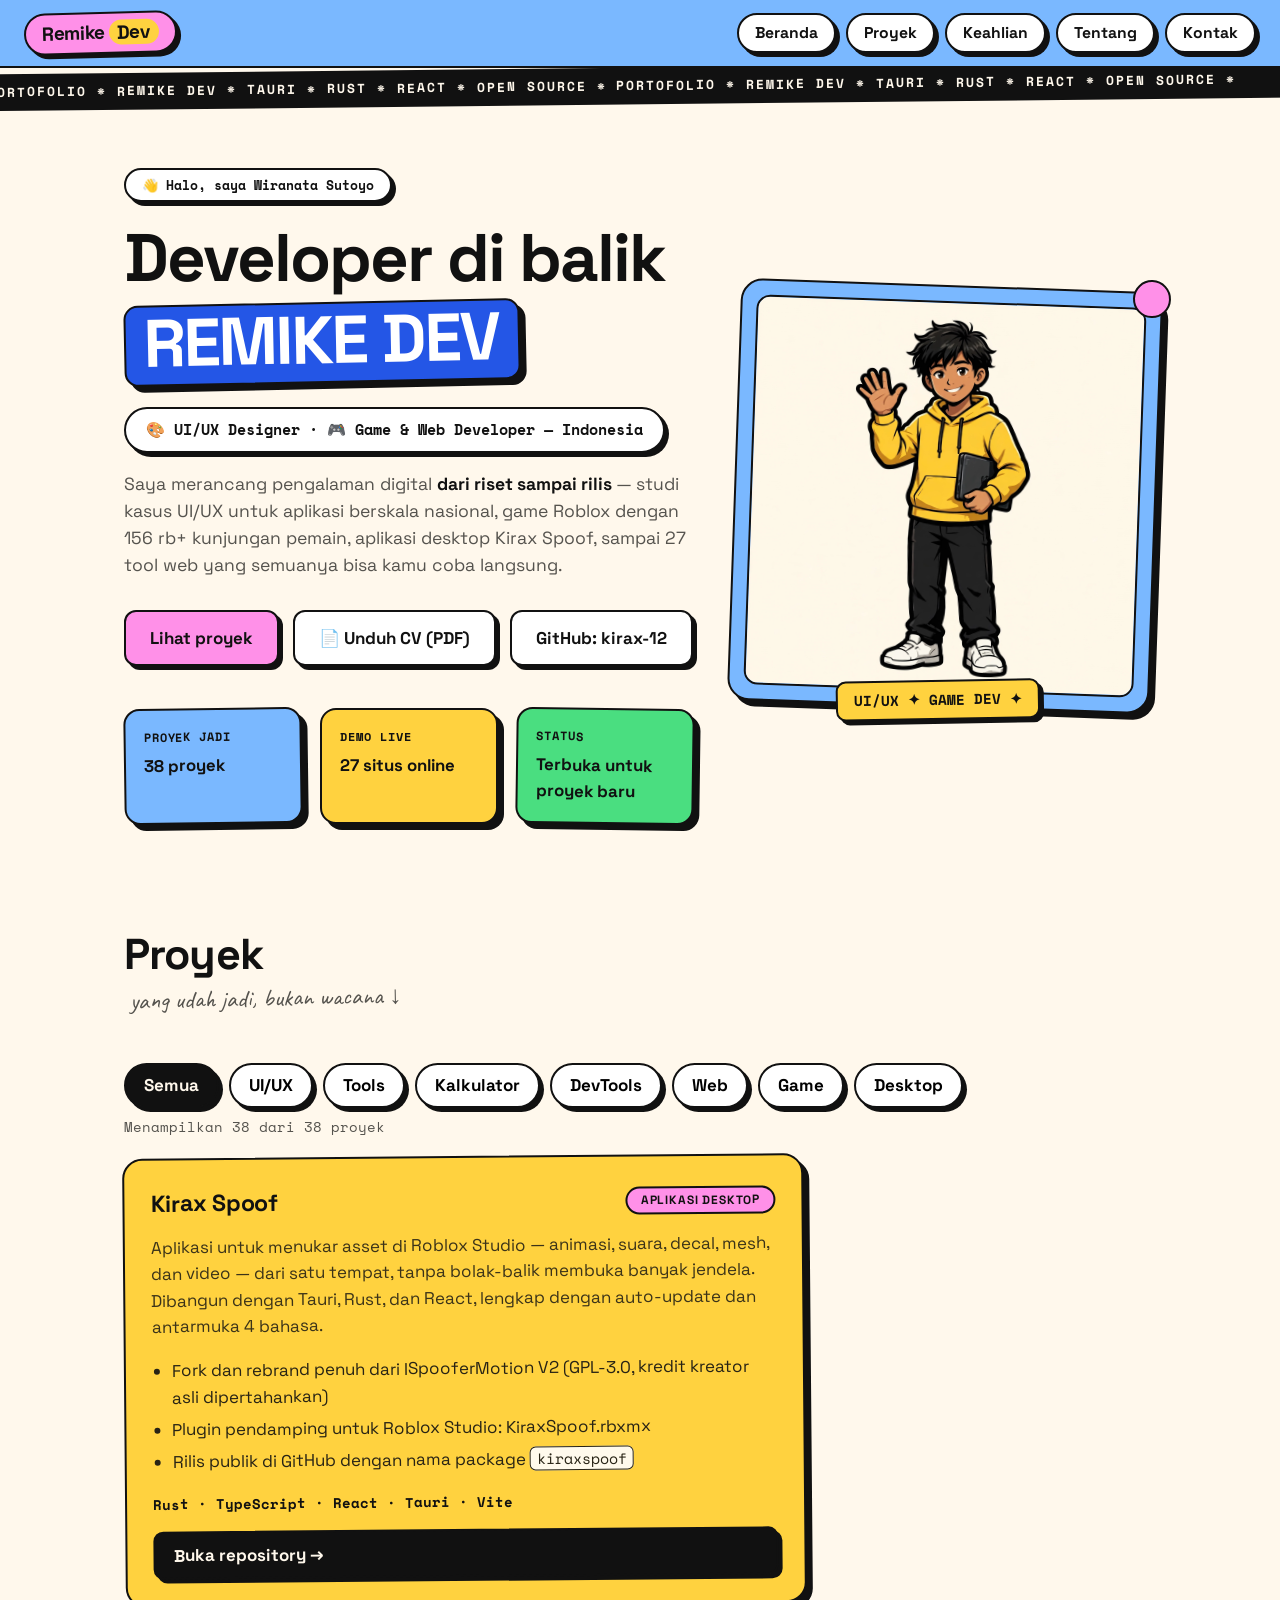
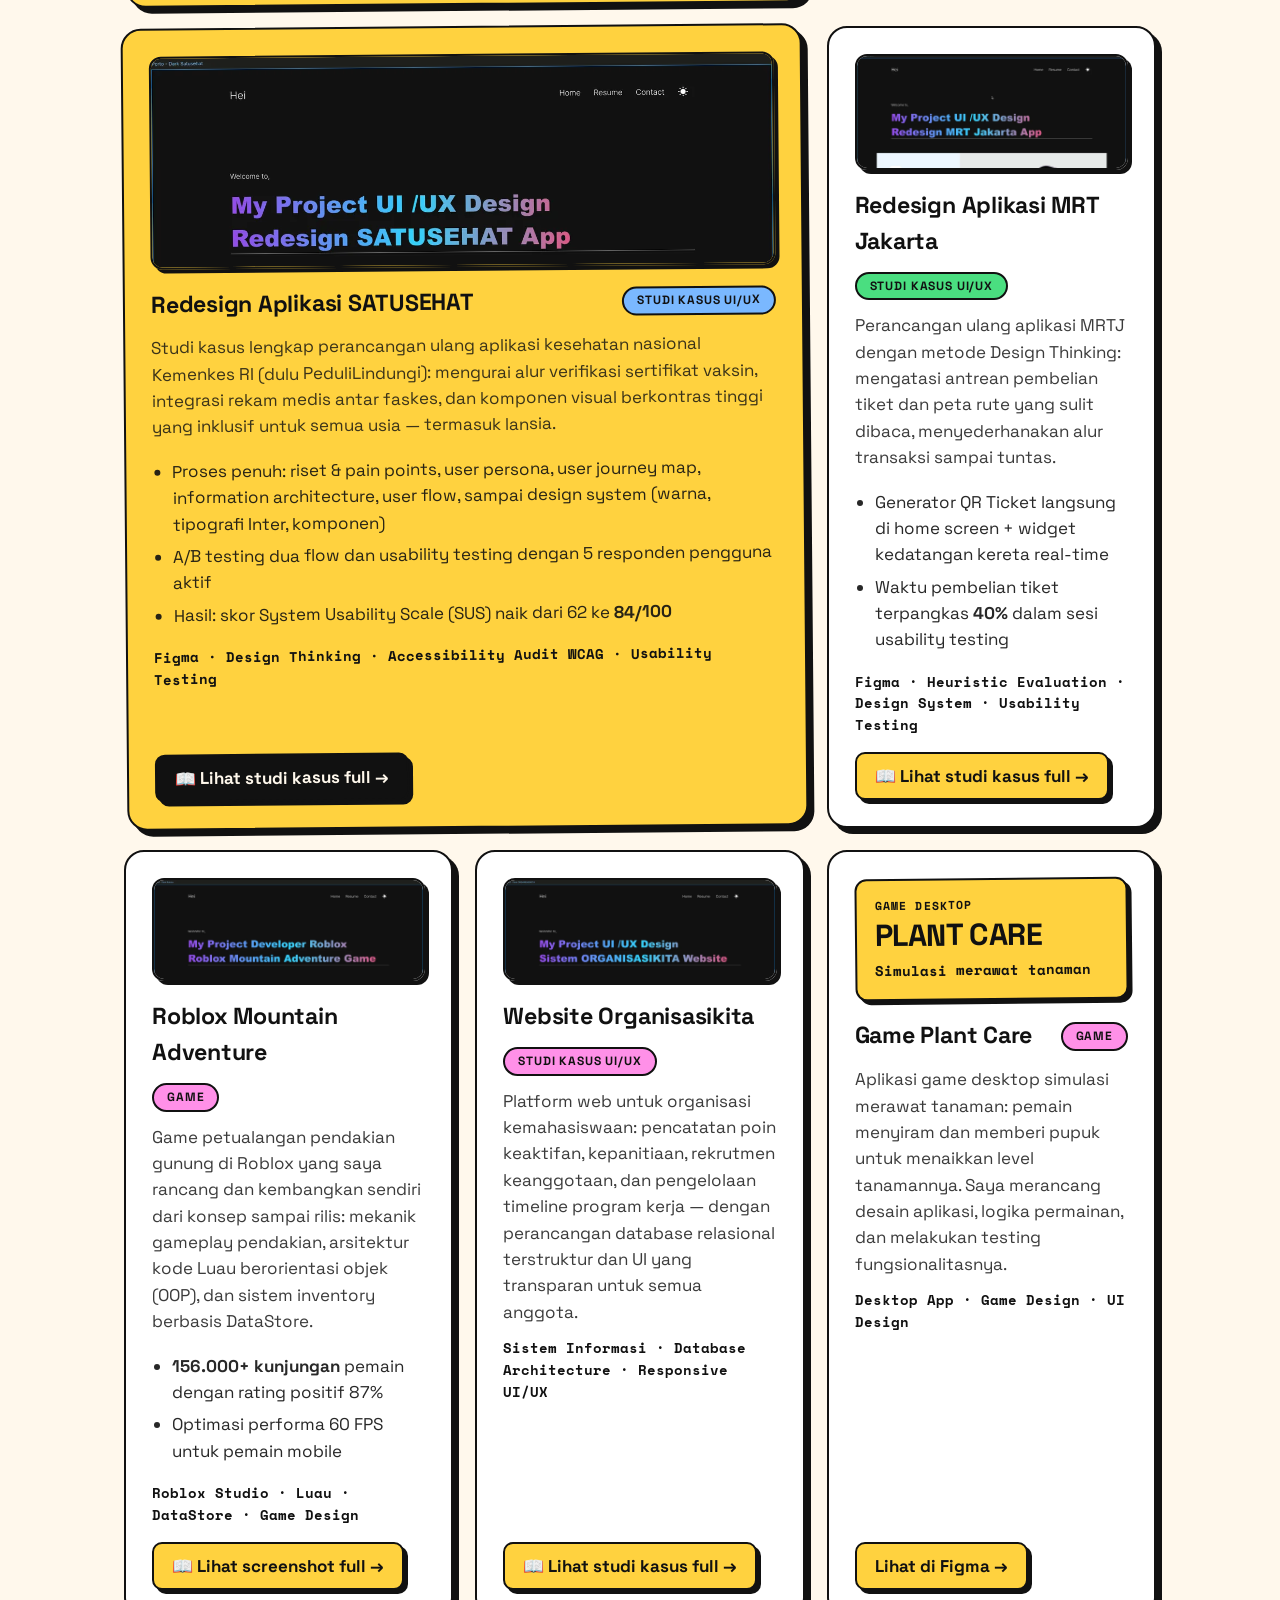
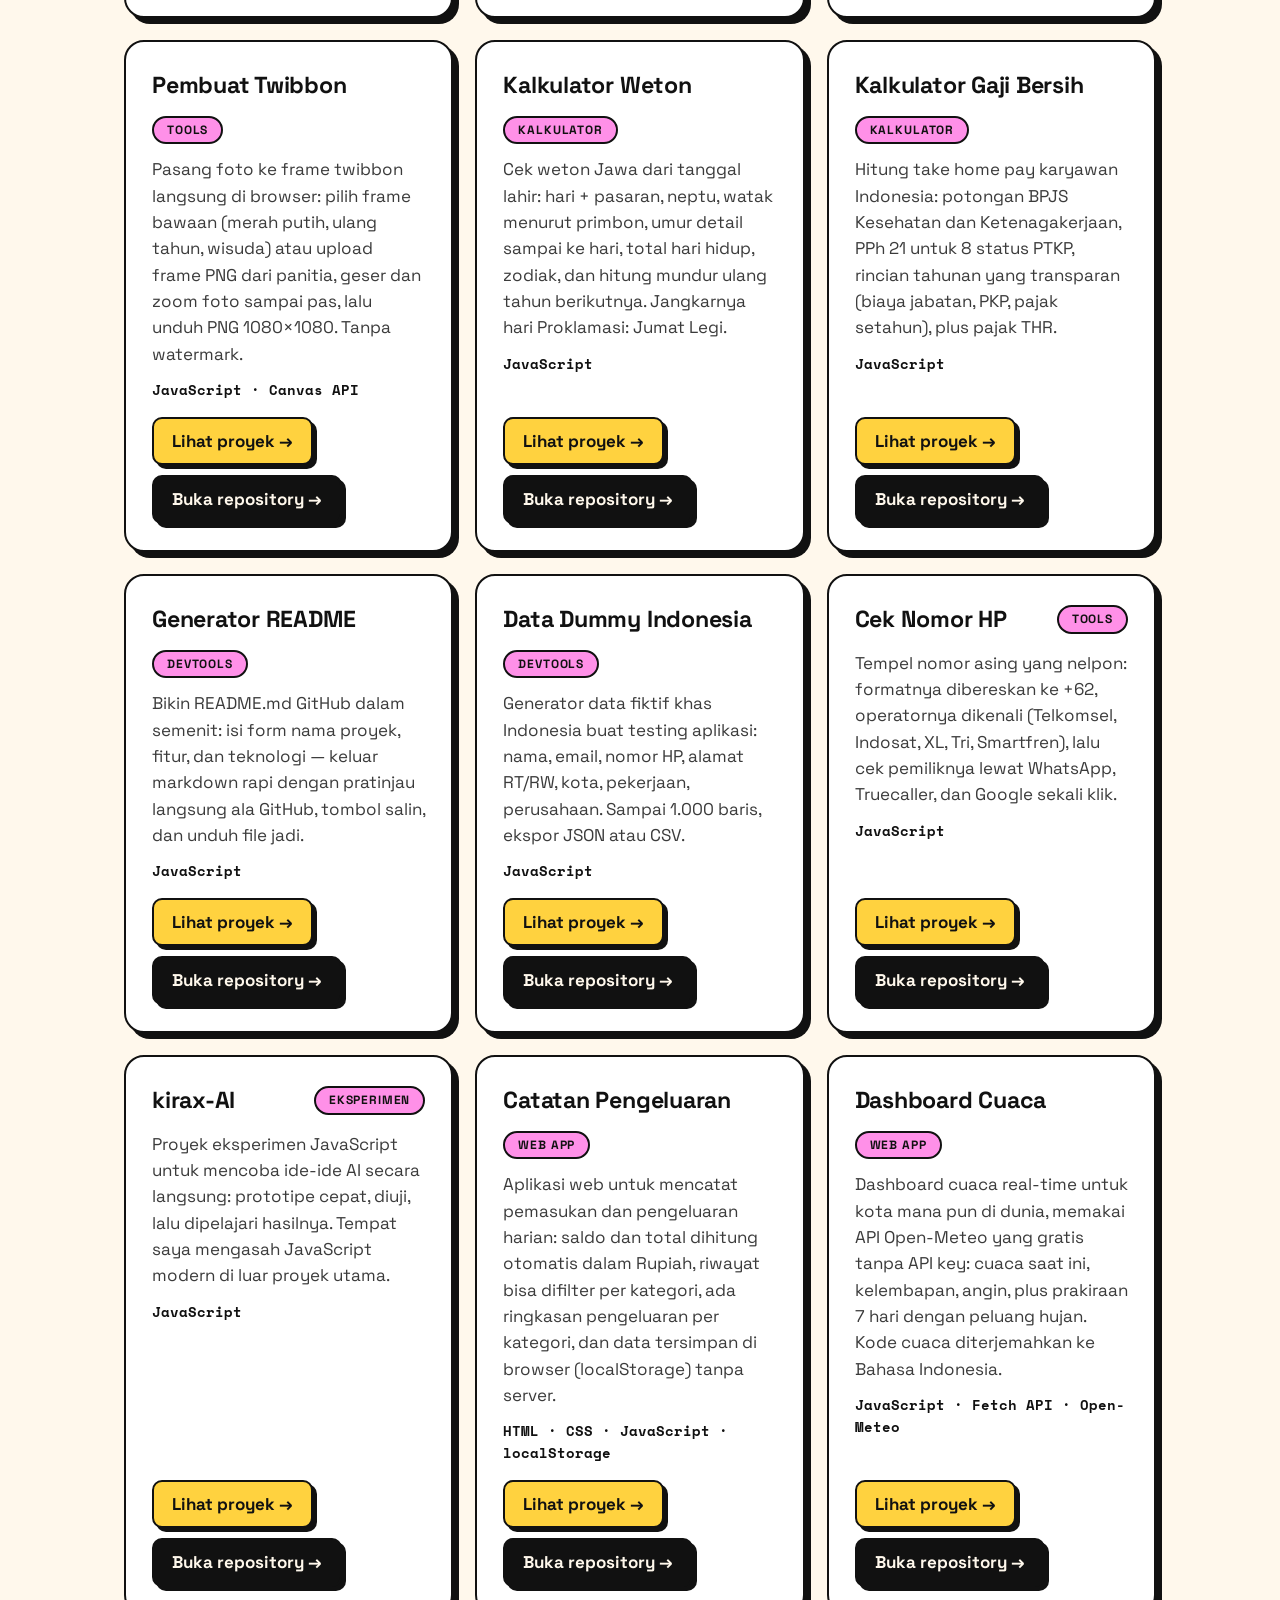
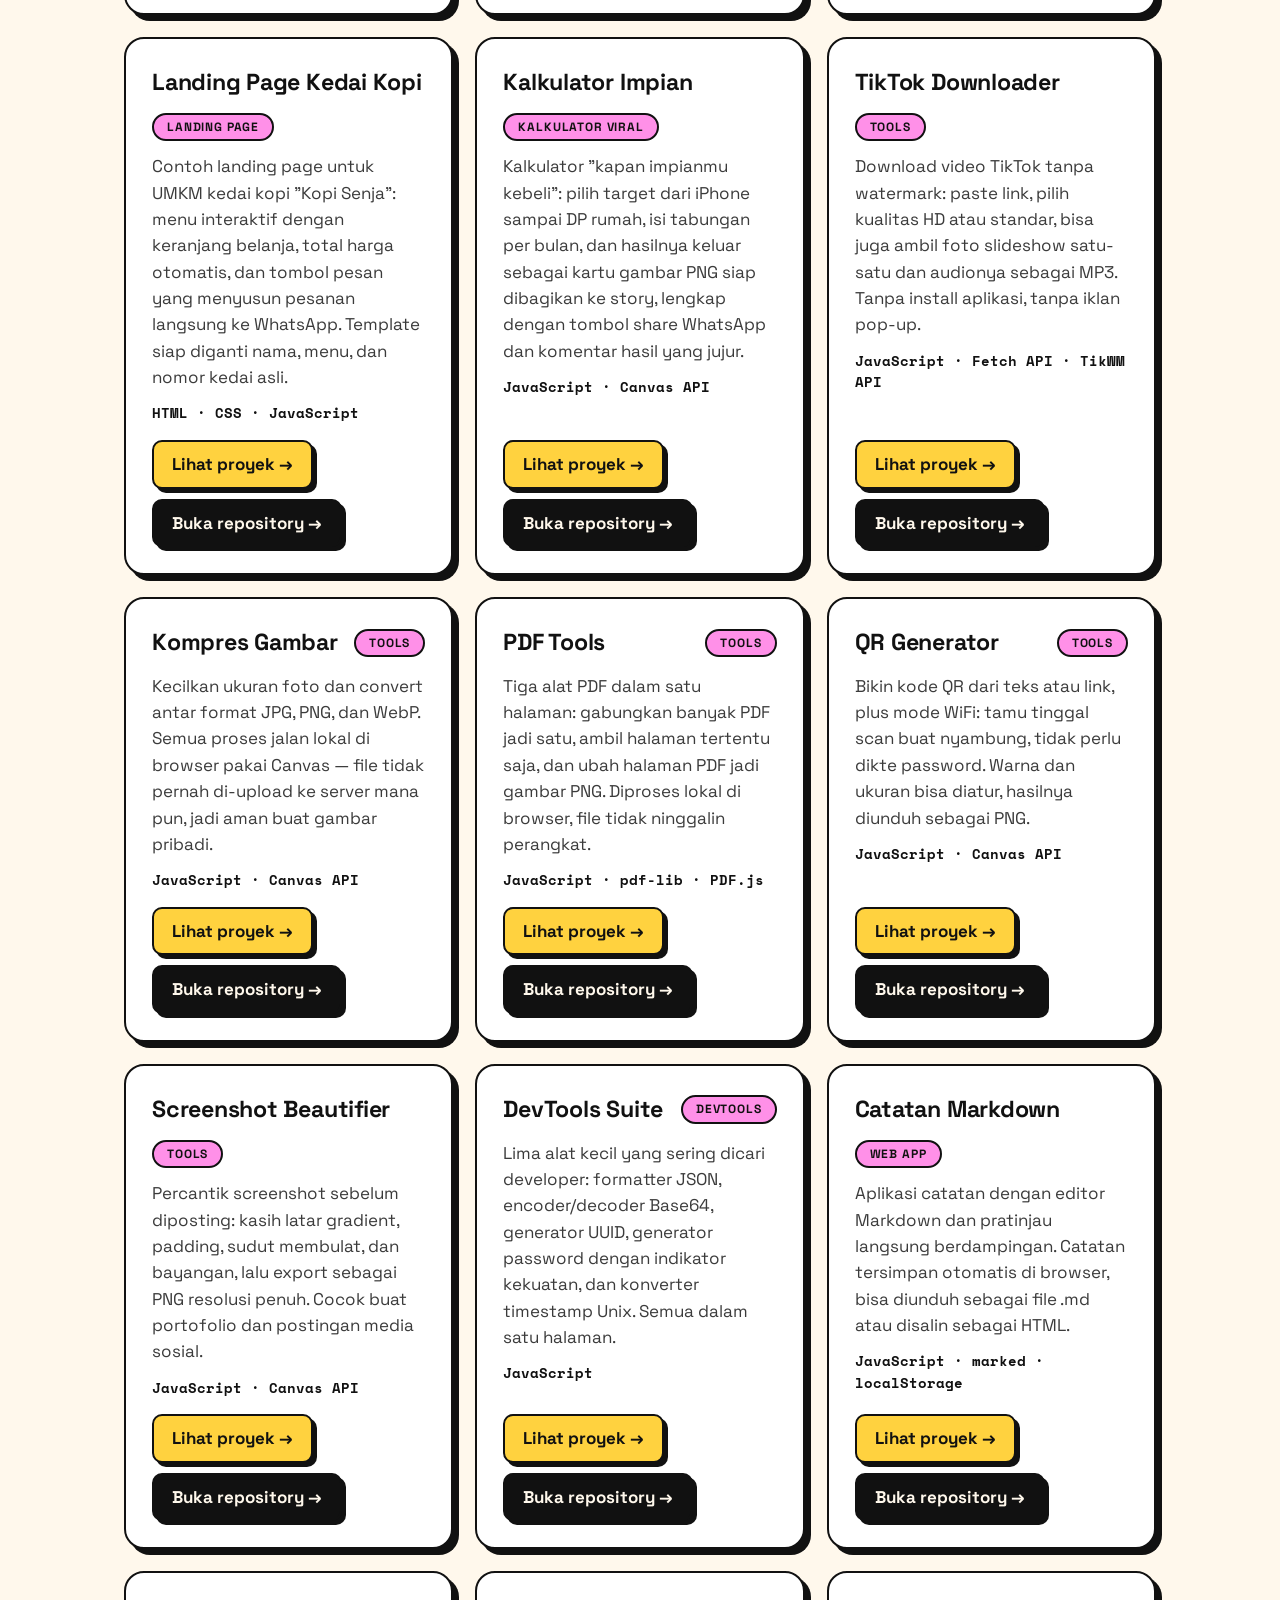
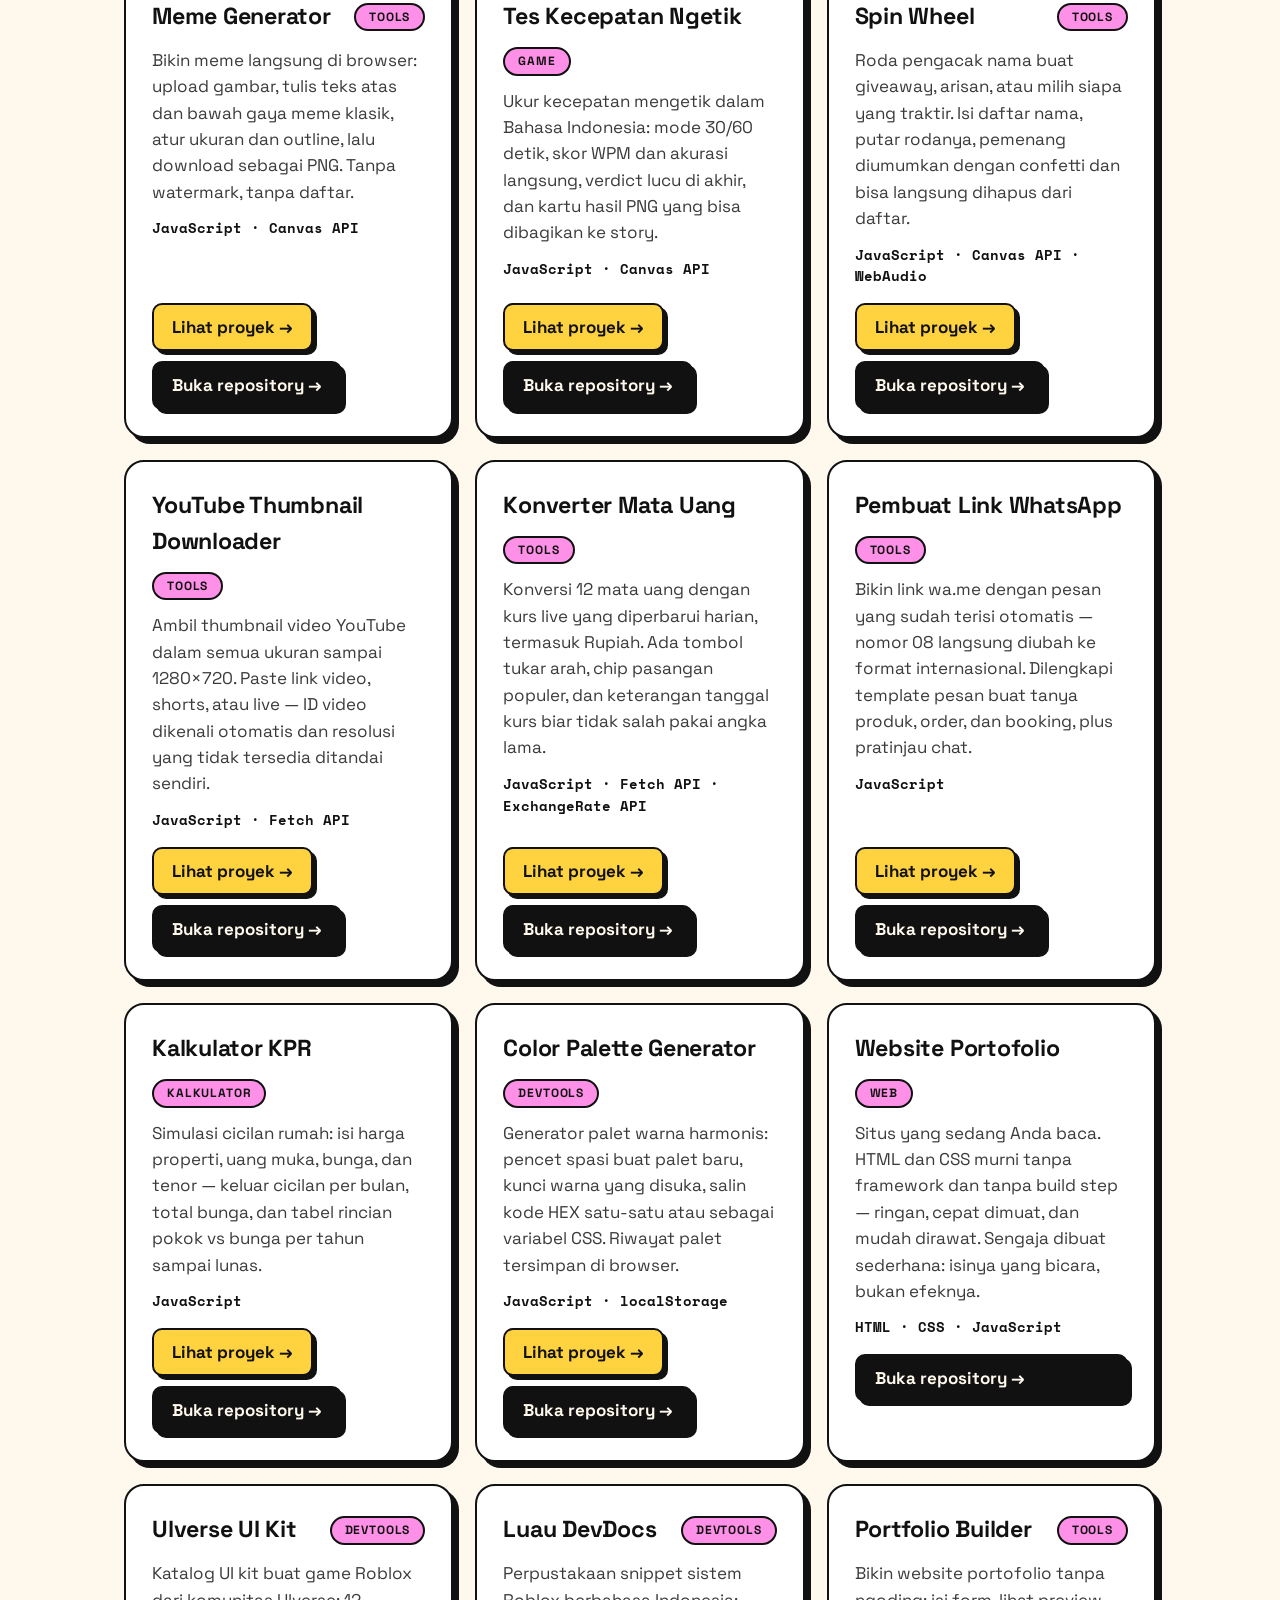
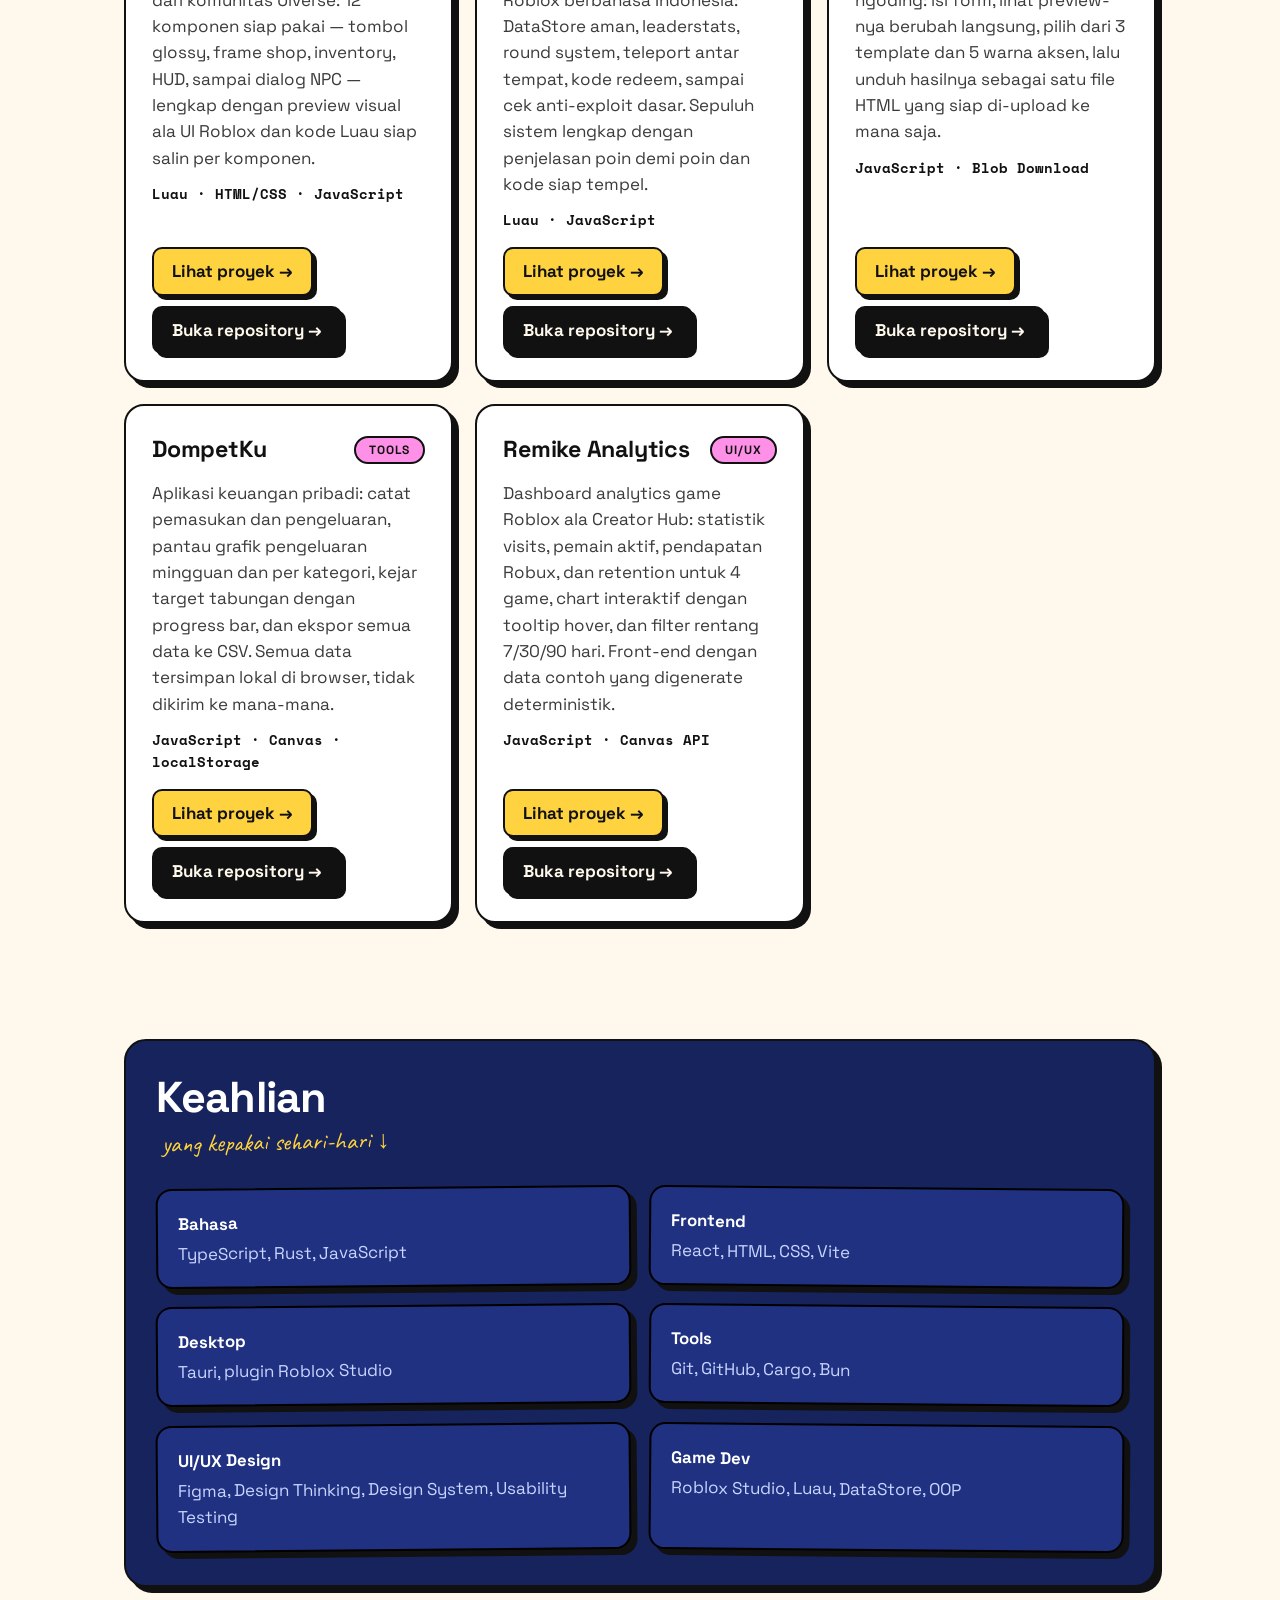
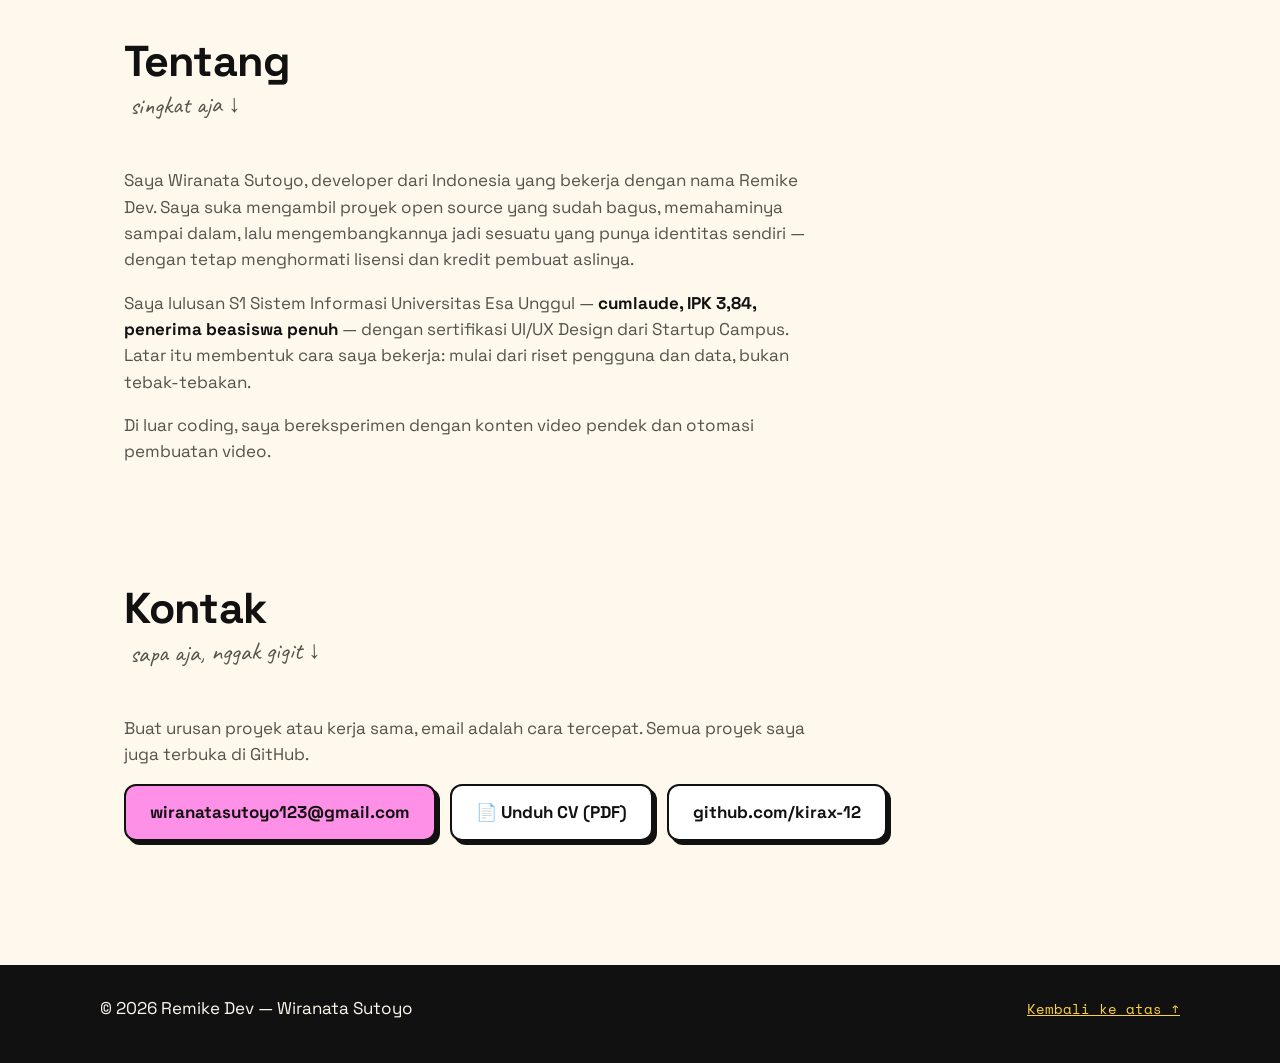
<file: index.html>
<!DOCTYPE html>
<html lang="id">
<head>
<meta charset="UTF-8">
<meta name="viewport" content="width=device-width, initial-scale=1.0">
<title>Remike Dev — Wiranata Sutoyo</title>
<meta name="description" content="Portofolio Wiranata Sutoyo (Remike Dev): UI/UX designer dan game/web developer. Studi kasus redesign SATUSEHAT & MRT Jakarta, game Roblox Mount Nyong (156 rb+ visits), dan Kirax Spoof untuk Roblox Studio.">
<link rel="preconnect" href="https://fonts.googleapis.com">
<link rel="preconnect" href="https://fonts.gstatic.com" crossorigin>
<link href="https://fonts.googleapis.com/css2?family=Space+Grotesk:wght@500;700&family=Space+Mono:wght@400;700&family=Caveat:wght@600&display=swap" rel="stylesheet">
<link rel="stylesheet" href="style.css">
</head>
<body>
<header class="site-header">
  <a class="brand" href="#top">Remike<span>Dev</span></a>
  <nav class="site-nav" aria-label="Navigasi utama">
    <a href="#top">Beranda</a>
    <a href="#proyek">Proyek</a>
    <a href="#keahlian">Keahlian</a>
    <a href="#tentang">Tentang</a>
    <a href="#kontak">Kontak</a>
  </nav>
</header>
<div class="tape" aria-hidden="true"><span>Portofolio * Remike Dev * Tauri * Rust * React * Open Source * Portofolio * Remike Dev * Tauri * Rust * React * Open Source *</span></div>

<main id="top">
  <section class="hero">
    <div class="hero-text">
      <p class="hero-kicker">👋 Halo, saya Wiranata Sutoyo</p>
      <h1>Developer di balik<br><span class="name-block">REMIKE DEV</span></h1>
      <p class="role-pill">🎨 UI/UX Designer · 🎮 Game &amp; Web Developer — Indonesia</p>
      <p class="hero-sub">Saya merancang pengalaman digital <strong>dari riset sampai rilis</strong> — studi kasus UI/UX untuk aplikasi berskala nasional, game Roblox dengan 156 rb+ kunjungan pemain, aplikasi desktop Kirax Spoof, sampai 27 tool web yang semuanya bisa kamu coba langsung.</p>
      <div class="hero-actions">
        <a class="btn btn-primary" href="#proyek">Lihat proyek</a>
        <a class="btn btn-ghost" href="cv-wiranata-sutoyo.pdf" download>📄 Unduh CV (PDF)</a>
        <a class="btn btn-ghost" href="https://github.com/kirax-12" target="_blank" rel="noopener">GitHub: kirax-12</a>
      </div>
      <dl class="hero-stats">
        <div><dt>Proyek jadi</dt><dd>38 proyek</dd></div>
        <div><dt>Demo live</dt><dd>27 situs online</dd></div>
        <div><dt>Status</dt><dd>Terbuka untuk proyek baru</dd></div>
      </dl>
    </div>
    <div class="mascot-card" aria-hidden="true">
      <div class="mascot-frame">
        <img src="maskot.png" alt="" width="640" height="640">
        <span class="mascot-sticker">UI/UX ✦ GAME DEV ✦</span>
        <span class="mascot-dot"></span>
      </div>
    </div>
  </section>

  <section id="proyek" class="section">
    <h2>Proyek</h2>
    <span class="section-sub">yang udah jadi, bukan wacana ↓</span>
    
    <div class="filters" id="filters" role="group" aria-label="Filter kategori proyek">
      <button class="chip active" type="button" data-filter="semua">Semua</button>
      <button class="chip" type="button" data-filter="uiux">UI/UX</button>
      <button class="chip" type="button" data-filter="tools">Tools</button>
      <button class="chip" type="button" data-filter="kalkulator">Kalkulator</button>
      <button class="chip" type="button" data-filter="devtools">DevTools</button>
      <button class="chip" type="button" data-filter="web">Web</button>
      <button class="chip" type="button" data-filter="game">Game</button>
      <button class="chip" type="button" data-filter="desktop">Desktop</button>
    </div>
    <p class="project-count" id="project-count"></p>
    <div class="project-list">

      <article class="project project-featured" data-cat="desktop">
        <div class="project-head">
          <h3>Kirax Spoof</h3>
          <span class="tag">Aplikasi Desktop</span>
        </div>
        <p>Aplikasi untuk menukar asset di Roblox Studio — animasi, suara, decal, mesh, dan video — dari satu tempat, tanpa bolak-balik membuka banyak jendela. Dibangun dengan Tauri, Rust, dan React, lengkap dengan auto-update dan antarmuka 4 bahasa.</p>
        <ul class="project-points">
          <li>Fork dan rebrand penuh dari ISpooferMotion V2 (GPL-3.0, kredit kreator asli dipertahankan)</li>
          <li>Plugin pendamping untuk Roblox Studio: KiraxSpoof.rbxmx</li>
          <li>Rilis publik di GitHub dengan nama package <code>kiraxspoof</code></li>
        </ul>
        <p class="project-meta">Rust · TypeScript · React · Tauri · Vite</p>
        <a class="project-link" href="https://github.com/kirax-12/KiraxSpoof" target="_blank" rel="noopener">Buka repository →</a>
      </article>

      <article class="project project-featured" data-cat="uiux">
        <img class="case-img" src="img/satusehat-1.webp" alt="Deck studi kasus Redesign SATUSEHAT App" loading="lazy">
        <div class="project-head">
          <h3>Redesign Aplikasi SATUSEHAT</h3>
          <span class="tag">Studi Kasus UI/UX</span>
        </div>
        <p>Studi kasus lengkap perancangan ulang aplikasi kesehatan nasional Kemenkes RI (dulu PeduliLindungi): mengurai alur verifikasi sertifikat vaksin, integrasi rekam medis antar faskes, dan komponen visual berkontras tinggi yang inklusif untuk semua usia — termasuk lansia.</p>
        <ul class="project-points">
          <li>Proses penuh: riset &amp; pain points, user persona, user journey map, information architecture, user flow, sampai design system (warna, tipografi Inter, komponen)</li>
          <li>A/B testing dua flow dan usability testing dengan 5 responden pengguna aktif</li>
          <li>Hasil: skor System Usability Scale (SUS) naik dari 62 ke <strong>84/100</strong></li>
        </ul>
        <p class="project-meta">Figma · Design Thinking · Accessibility Audit WCAG · Usability Testing</p>
        <div class="project-links">
          <a class="project-link" href="kasus-satusehat.html">📖 Lihat studi kasus full →</a>
        </div>
      </article>

      <article class="project" data-cat="uiux">
        <img class="case-img" src="img/mrt-1.webp" alt="Deck studi kasus Redesign MRT Jakarta App" loading="lazy">
        <div class="project-head">
          <h3>Redesign Aplikasi MRT Jakarta</h3>
          <span class="tag">Studi Kasus UI/UX</span>
        </div>
        <p>Perancangan ulang aplikasi MRTJ dengan metode Design Thinking: mengatasi antrean pembelian tiket dan peta rute yang sulit dibaca, menyederhanakan alur transaksi sampai tuntas.</p>
        <ul class="project-points">
          <li>Generator QR Ticket langsung di home screen + widget kedatangan kereta real-time</li>
          <li>Waktu pembelian tiket terpangkas <strong>40%</strong> dalam sesi usability testing</li>
        </ul>
        <p class="project-meta">Figma · Heuristic Evaluation · Design System · Usability Testing</p>
        <div class="project-links">
          <a class="project-link demo" href="kasus-mrt.html">📖 Lihat studi kasus full →</a>
        </div>
      </article>

      <article class="project" data-cat="game">
        <img class="case-img" src="img/roblox-1.webp" alt="Deck Roblox Mountain Adventure Game" loading="lazy">
        <div class="project-head">
          <h3>Roblox Mountain Adventure</h3>
          <span class="tag">Game</span>
        </div>
        <p>Game petualangan pendakian gunung di Roblox yang saya rancang dan kembangkan sendiri dari konsep sampai rilis: mekanik gameplay pendakian, arsitektur kode Luau berorientasi objek (OOP), dan sistem inventory berbasis DataStore.</p>
        <ul class="project-points">
          <li><strong>156.000+ kunjungan</strong> pemain dengan rating positif 87%</li>
          <li>Optimasi performa 60 FPS untuk pemain mobile</li>
        </ul>
        <p class="project-meta">Roblox Studio · Luau · DataStore · Game Design</p>
        <div class="project-links">
          <a class="project-link demo" href="kasus-roblox.html">📖 Lihat screenshot full →</a>
        </div>
      </article>

      <article class="project" data-cat="uiux">
        <img class="case-img" src="img/organisasikita-1.webp" alt="Deck Sistem ORGANISASIKITA Website" loading="lazy">
        <div class="project-head">
          <h3>Website Organisasikita</h3>
          <span class="tag">Studi Kasus UI/UX</span>
        </div>
        <p>Platform web untuk organisasi kemahasiswaan: pencatatan poin keaktifan, kepanitiaan, rekrutmen keanggotaan, dan pengelolaan timeline program kerja — dengan perancangan database relasional terstruktur dan UI yang transparan untuk semua anggota.</p>
        <p class="project-meta">Sistem Informasi · Database Architecture · Responsive UI/UX</p>
        <div class="project-links">
          <a class="project-link demo" href="kasus-organisasikita.html">📖 Lihat studi kasus full →</a>
        </div>
      </article>

      <article class="project" data-cat="game">
        <div class="case-cover cc-yellow">
          <span class="cc-kicker">Game Desktop</span>
          <span class="cc-title">PLANT CARE</span>
          <span class="cc-stat">Simulasi merawat tanaman</span>
        </div>
        <div class="project-head">
          <h3>Game Plant Care</h3>
          <span class="tag">Game</span>
        </div>
        <p>Aplikasi game desktop simulasi merawat tanaman: pemain menyiram dan memberi pupuk untuk menaikkan level tanamannya. Saya merancang desain aplikasi, logika permainan, dan melakukan testing fungsionalitasnya.</p>
        <p class="project-meta">Desktop App · Game Design · UI Design</p>
        <div class="project-links">
          <a class="project-link demo" href="https://www.figma.com/design/GVxGbqbnPcPMCRZ2yEiyXj/PORTOFOLIO-WIRANATA-SUTOYO?node-id=276-320" target="_blank" rel="noopener">Lihat di Figma →</a>
        </div>
      </article>

      <article class="project" data-cat="tools">
        <div class="project-head">
          <h3>Pembuat Twibbon</h3>
          <span class="tag">Tools</span>
        </div>
        <p>Pasang foto ke frame twibbon langsung di browser: pilih frame bawaan (merah putih, ulang tahun, wisuda) atau upload frame PNG dari panitia, geser dan zoom foto sampai pas, lalu unduh PNG 1080×1080. Tanpa watermark.</p>
        <p class="project-meta">JavaScript · Canvas API</p>
        <div class="project-links">
          <a class="project-link demo" href="https://kirax-12.github.io/pembuat-twibbon/" target="_blank" rel="noopener">Lihat proyek →</a>
          <a class="project-link" href="https://github.com/kirax-12/pembuat-twibbon" target="_blank" rel="noopener">Buka repository →</a>
        </div>
      </article>
      <article class="project" data-cat="kalkulator">
        <div class="project-head">
          <h3>Kalkulator Weton</h3>
          <span class="tag">Kalkulator</span>
        </div>
        <p>Cek weton Jawa dari tanggal lahir: hari + pasaran, neptu, watak menurut primbon, umur detail sampai ke hari, total hari hidup, zodiak, dan hitung mundur ulang tahun berikutnya. Jangkarnya hari Proklamasi: Jumat Legi.</p>
        <p class="project-meta">JavaScript</p>
        <div class="project-links">
          <a class="project-link demo" href="https://kirax-12.github.io/kalkulator-weton/" target="_blank" rel="noopener">Lihat proyek →</a>
          <a class="project-link" href="https://github.com/kirax-12/kalkulator-weton" target="_blank" rel="noopener">Buka repository →</a>
        </div>
      </article>
      <article class="project" data-cat="kalkulator">
        <div class="project-head">
          <h3>Kalkulator Gaji Bersih</h3>
          <span class="tag">Kalkulator</span>
        </div>
        <p>Hitung take home pay karyawan Indonesia: potongan BPJS Kesehatan dan Ketenagakerjaan, PPh 21 untuk 8 status PTKP, rincian tahunan yang transparan (biaya jabatan, PKP, pajak setahun), plus pajak THR.</p>
        <p class="project-meta">JavaScript</p>
        <div class="project-links">
          <a class="project-link demo" href="https://kirax-12.github.io/kalkulator-gaji/" target="_blank" rel="noopener">Lihat proyek →</a>
          <a class="project-link" href="https://github.com/kirax-12/kalkulator-gaji" target="_blank" rel="noopener">Buka repository →</a>
        </div>
      </article>
      <article class="project" data-cat="devtools">
        <div class="project-head">
          <h3>Generator README</h3>
          <span class="tag">DevTools</span>
        </div>
        <p>Bikin README.md GitHub dalam semenit: isi form nama proyek, fitur, dan teknologi — keluar markdown rapi dengan pratinjau langsung ala GitHub, tombol salin, dan unduh file jadi.</p>
        <p class="project-meta">JavaScript</p>
        <div class="project-links">
          <a class="project-link demo" href="https://kirax-12.github.io/readme-generator/" target="_blank" rel="noopener">Lihat proyek →</a>
          <a class="project-link" href="https://github.com/kirax-12/readme-generator" target="_blank" rel="noopener">Buka repository →</a>
        </div>
      </article>
      <article class="project" data-cat="devtools">
        <div class="project-head">
          <h3>Data Dummy Indonesia</h3>
          <span class="tag">DevTools</span>
        </div>
        <p>Generator data fiktif khas Indonesia buat testing aplikasi: nama, email, nomor HP, alamat RT/RW, kota, pekerjaan, perusahaan. Sampai 1.000 baris, ekspor JSON atau CSV.</p>
        <p class="project-meta">JavaScript</p>
        <div class="project-links">
          <a class="project-link demo" href="https://kirax-12.github.io/data-dummy-generator/" target="_blank" rel="noopener">Lihat proyek →</a>
          <a class="project-link" href="https://github.com/kirax-12/data-dummy-generator" target="_blank" rel="noopener">Buka repository →</a>
        </div>
      </article>
      <article class="project" data-cat="tools">
        <div class="project-head">
          <h3>Cek Nomor HP</h3>
          <span class="tag">Tools</span>
        </div>
        <p>Tempel nomor asing yang nelpon: formatnya dibereskan ke +62, operatornya dikenali (Telkomsel, Indosat, XL, Tri, Smartfren), lalu cek pemiliknya lewat WhatsApp, Truecaller, dan Google sekali klik.</p>
        <p class="project-meta">JavaScript</p>
        <div class="project-links">
          <a class="project-link demo" href="https://kirax-12.github.io/cek-nomor-hp/" target="_blank" rel="noopener">Lihat proyek →</a>
          <a class="project-link" href="https://github.com/kirax-12/cek-nomor-hp" target="_blank" rel="noopener">Buka repository →</a>
        </div>
      </article>

      <article class="project" data-cat="web">
        <div class="project-head">
          <h3>kirax-AI</h3>
          <span class="tag">Eksperimen</span>
        </div>
        <p>Proyek eksperimen JavaScript untuk mencoba ide-ide AI secara langsung: prototipe cepat, diuji, lalu dipelajari hasilnya. Tempat saya mengasah JavaScript modern di luar proyek utama.</p>
        <p class="project-meta">JavaScript</p>
        <div class="project-links">
          <a class="project-link demo" href="https://kirax-ai.vercel.app" target="_blank" rel="noopener">Lihat proyek →</a>
          <a class="project-link" href="https://github.com/kirax-12/kirax-AI" target="_blank" rel="noopener">Buka repository →</a>
        </div>
      </article>

      <article class="project" data-cat="web">
        <div class="project-head">
          <h3>Catatan Pengeluaran</h3>
          <span class="tag">Web App</span>
        </div>
        <p>Aplikasi web untuk mencatat pemasukan dan pengeluaran harian: saldo dan total dihitung otomatis dalam Rupiah, riwayat bisa difilter per kategori, ada ringkasan pengeluaran per kategori, dan data tersimpan di browser (localStorage) tanpa server.</p>
        <p class="project-meta">HTML · CSS · JavaScript · localStorage</p>
        <div class="project-links">
          <a class="project-link demo" href="https://kirax-12.github.io/catatan-pengeluaran/" target="_blank" rel="noopener">Lihat proyek →</a>
          <a class="project-link" href="https://github.com/kirax-12/catatan-pengeluaran" target="_blank" rel="noopener">Buka repository →</a>
        </div>
      </article>

      <article class="project" data-cat="web">
        <div class="project-head">
          <h3>Dashboard Cuaca</h3>
          <span class="tag">Web App</span>
        </div>
        <p>Dashboard cuaca real-time untuk kota mana pun di dunia, memakai API Open-Meteo yang gratis tanpa API key: cuaca saat ini, kelembapan, angin, plus prakiraan 7 hari dengan peluang hujan. Kode cuaca diterjemahkan ke Bahasa Indonesia.</p>
        <p class="project-meta">JavaScript · Fetch API · Open-Meteo</p>
        <div class="project-links">
          <a class="project-link demo" href="https://kirax-12.github.io/dashboard-cuaca/" target="_blank" rel="noopener">Lihat proyek →</a>
          <a class="project-link" href="https://github.com/kirax-12/dashboard-cuaca" target="_blank" rel="noopener">Buka repository →</a>
        </div>
      </article>

      <article class="project" data-cat="web">
        <div class="project-head">
          <h3>Landing Page Kedai Kopi</h3>
          <span class="tag">Landing Page</span>
        </div>
        <p>Contoh landing page untuk UMKM kedai kopi "Kopi Senja": menu interaktif dengan keranjang belanja, total harga otomatis, dan tombol pesan yang menyusun pesanan langsung ke WhatsApp. Template siap diganti nama, menu, dan nomor kedai asli.</p>
        <p class="project-meta">HTML · CSS · JavaScript</p>
        <div class="project-links">
          <a class="project-link demo" href="https://kirax-12.github.io/landing-page-kedai-kopi/" target="_blank" rel="noopener">Lihat proyek →</a>
          <a class="project-link" href="https://github.com/kirax-12/landing-page-kedai-kopi" target="_blank" rel="noopener">Buka repository →</a>
        </div>
      </article>

      <article class="project" data-cat="kalkulator">
        <div class="project-head">
          <h3>Kalkulator Impian</h3>
          <span class="tag">Kalkulator Viral</span>
        </div>
        <p>Kalkulator "kapan impianmu kebeli": pilih target dari iPhone sampai DP rumah, isi tabungan per bulan, dan hasilnya keluar sebagai kartu gambar PNG siap dibagikan ke story, lengkap dengan tombol share WhatsApp dan komentar hasil yang jujur.</p>
        <p class="project-meta">JavaScript · Canvas API</p>
        <div class="project-links">
          <a class="project-link demo" href="https://kirax-12.github.io/kalkulator-impian/" target="_blank" rel="noopener">Lihat proyek →</a>
          <a class="project-link" href="https://github.com/kirax-12/kalkulator-impian" target="_blank" rel="noopener">Buka repository →</a>
        </div>
      </article>

      <article class="project" data-cat="tools">
        <div class="project-head">
          <h3>TikTok Downloader</h3>
          <span class="tag">Tools</span>
        </div>
        <p>Download video TikTok tanpa watermark: paste link, pilih kualitas HD atau standar, bisa juga ambil foto slideshow satu-satu dan audionya sebagai MP3. Tanpa install aplikasi, tanpa iklan pop-up.</p>
        <p class="project-meta">JavaScript · Fetch API · TikWM API</p>
        <div class="project-links">
          <a class="project-link demo" href="https://kirax-12.github.io/tiktok-downloader/" target="_blank" rel="noopener">Lihat proyek →</a>
          <a class="project-link" href="https://github.com/kirax-12/tiktok-downloader" target="_blank" rel="noopener">Buka repository →</a>
        </div>
      </article>

      <article class="project" data-cat="tools">
        <div class="project-head">
          <h3>Kompres Gambar</h3>
          <span class="tag">Tools</span>
        </div>
        <p>Kecilkan ukuran foto dan convert antar format JPG, PNG, dan WebP. Semua proses jalan lokal di browser pakai Canvas — file tidak pernah di-upload ke server mana pun, jadi aman buat gambar pribadi.</p>
        <p class="project-meta">JavaScript · Canvas API</p>
        <div class="project-links">
          <a class="project-link demo" href="https://kirax-12.github.io/kompres-gambar/" target="_blank" rel="noopener">Lihat proyek →</a>
          <a class="project-link" href="https://github.com/kirax-12/kompres-gambar" target="_blank" rel="noopener">Buka repository →</a>
        </div>
      </article>

      <article class="project" data-cat="tools">
        <div class="project-head">
          <h3>PDF Tools</h3>
          <span class="tag">Tools</span>
        </div>
        <p>Tiga alat PDF dalam satu halaman: gabungkan banyak PDF jadi satu, ambil halaman tertentu saja, dan ubah halaman PDF jadi gambar PNG. Diproses lokal di browser, file tidak ninggalin perangkat.</p>
        <p class="project-meta">JavaScript · pdf-lib · PDF.js</p>
        <div class="project-links">
          <a class="project-link demo" href="https://kirax-12.github.io/pdf-tools/" target="_blank" rel="noopener">Lihat proyek →</a>
          <a class="project-link" href="https://github.com/kirax-12/pdf-tools" target="_blank" rel="noopener">Buka repository →</a>
        </div>
      </article>

      <article class="project" data-cat="tools">
        <div class="project-head">
          <h3>QR Generator</h3>
          <span class="tag">Tools</span>
        </div>
        <p>Bikin kode QR dari teks atau link, plus mode WiFi: tamu tinggal scan buat nyambung, tidak perlu dikte password. Warna dan ukuran bisa diatur, hasilnya diunduh sebagai PNG.</p>
        <p class="project-meta">JavaScript · Canvas API</p>
        <div class="project-links">
          <a class="project-link demo" href="https://kirax-12.github.io/qr-generator/" target="_blank" rel="noopener">Lihat proyek →</a>
          <a class="project-link" href="https://github.com/kirax-12/qr-generator" target="_blank" rel="noopener">Buka repository →</a>
        </div>
      </article>

      <article class="project" data-cat="tools">
        <div class="project-head">
          <h3>Screenshot Beautifier</h3>
          <span class="tag">Tools</span>
        </div>
        <p>Percantik screenshot sebelum diposting: kasih latar gradient, padding, sudut membulat, dan bayangan, lalu export sebagai PNG resolusi penuh. Cocok buat portofolio dan postingan media sosial.</p>
        <p class="project-meta">JavaScript · Canvas API</p>
        <div class="project-links">
          <a class="project-link demo" href="https://kirax-12.github.io/screenshot-beautifier/" target="_blank" rel="noopener">Lihat proyek →</a>
          <a class="project-link" href="https://github.com/kirax-12/screenshot-beautifier" target="_blank" rel="noopener">Buka repository →</a>
        </div>
      </article>

      <article class="project" data-cat="devtools">
        <div class="project-head">
          <h3>DevTools Suite</h3>
          <span class="tag">DevTools</span>
        </div>
        <p>Lima alat kecil yang sering dicari developer: formatter JSON, encoder/decoder Base64, generator UUID, generator password dengan indikator kekuatan, dan konverter timestamp Unix. Semua dalam satu halaman.</p>
        <p class="project-meta">JavaScript</p>
        <div class="project-links">
          <a class="project-link demo" href="https://kirax-12.github.io/devtools-suite/" target="_blank" rel="noopener">Lihat proyek →</a>
          <a class="project-link" href="https://github.com/kirax-12/devtools-suite" target="_blank" rel="noopener">Buka repository →</a>
        </div>
      </article>

      <article class="project" data-cat="web">
        <div class="project-head">
          <h3>Catatan Markdown</h3>
          <span class="tag">Web App</span>
        </div>
        <p>Aplikasi catatan dengan editor Markdown dan pratinjau langsung berdampingan. Catatan tersimpan otomatis di browser, bisa diunduh sebagai file .md atau disalin sebagai HTML.</p>
        <p class="project-meta">JavaScript · marked · localStorage</p>
        <div class="project-links">
          <a class="project-link demo" href="https://kirax-12.github.io/markdown-notes/" target="_blank" rel="noopener">Lihat proyek →</a>
          <a class="project-link" href="https://github.com/kirax-12/markdown-notes" target="_blank" rel="noopener">Buka repository →</a>
        </div>
      </article>

      <article class="project" data-cat="tools">
        <div class="project-head">
          <h3>Meme Generator</h3>
          <span class="tag">Tools</span>
        </div>
        <p>Bikin meme langsung di browser: upload gambar, tulis teks atas dan bawah gaya meme klasik, atur ukuran dan outline, lalu download sebagai PNG. Tanpa watermark, tanpa daftar.</p>
        <p class="project-meta">JavaScript · Canvas API</p>
        <div class="project-links">
          <a class="project-link demo" href="https://kirax-12.github.io/meme-generator/" target="_blank" rel="noopener">Lihat proyek →</a>
          <a class="project-link" href="https://github.com/kirax-12/meme-generator" target="_blank" rel="noopener">Buka repository →</a>
        </div>
      </article>

      <article class="project" data-cat="game">
        <div class="project-head">
          <h3>Tes Kecepatan Ngetik</h3>
          <span class="tag">Game</span>
        </div>
        <p>Ukur kecepatan mengetik dalam Bahasa Indonesia: mode 30/60 detik, skor WPM dan akurasi langsung, verdict lucu di akhir, dan kartu hasil PNG yang bisa dibagikan ke story.</p>
        <p class="project-meta">JavaScript · Canvas API</p>
        <div class="project-links">
          <a class="project-link demo" href="https://kirax-12.github.io/tes-kecepatan-ngetik/" target="_blank" rel="noopener">Lihat proyek →</a>
          <a class="project-link" href="https://github.com/kirax-12/tes-kecepatan-ngetik" target="_blank" rel="noopener">Buka repository →</a>
        </div>
      </article>

      <article class="project" data-cat="tools">
        <div class="project-head">
          <h3>Spin Wheel</h3>
          <span class="tag">Tools</span>
        </div>
        <p>Roda pengacak nama buat giveaway, arisan, atau milih siapa yang traktir. Isi daftar nama, putar rodanya, pemenang diumumkan dengan confetti dan bisa langsung dihapus dari daftar.</p>
        <p class="project-meta">JavaScript · Canvas API · WebAudio</p>
        <div class="project-links">
          <a class="project-link demo" href="https://kirax-12.github.io/spin-wheel/" target="_blank" rel="noopener">Lihat proyek →</a>
          <a class="project-link" href="https://github.com/kirax-12/spin-wheel" target="_blank" rel="noopener">Buka repository →</a>
        </div>
      </article>

      <article class="project" data-cat="tools">
        <div class="project-head">
          <h3>YouTube Thumbnail Downloader</h3>
          <span class="tag">Tools</span>
        </div>
        <p>Ambil thumbnail video YouTube dalam semua ukuran sampai 1280×720. Paste link video, shorts, atau live — ID video dikenali otomatis dan resolusi yang tidak tersedia ditandai sendiri.</p>
        <p class="project-meta">JavaScript · Fetch API</p>
        <div class="project-links">
          <a class="project-link demo" href="https://kirax-12.github.io/youtube-thumbnail-downloader/" target="_blank" rel="noopener">Lihat proyek →</a>
          <a class="project-link" href="https://github.com/kirax-12/youtube-thumbnail-downloader" target="_blank" rel="noopener">Buka repository →</a>
        </div>
      </article>

      <article class="project" data-cat="tools">
        <div class="project-head">
          <h3>Konverter Mata Uang</h3>
          <span class="tag">Tools</span>
        </div>
        <p>Konversi 12 mata uang dengan kurs live yang diperbarui harian, termasuk Rupiah. Ada tombol tukar arah, chip pasangan populer, dan keterangan tanggal kurs biar tidak salah pakai angka lama.</p>
        <p class="project-meta">JavaScript · Fetch API · ExchangeRate API</p>
        <div class="project-links">
          <a class="project-link demo" href="https://kirax-12.github.io/konverter-mata-uang/" target="_blank" rel="noopener">Lihat proyek →</a>
          <a class="project-link" href="https://github.com/kirax-12/konverter-mata-uang" target="_blank" rel="noopener">Buka repository →</a>
        </div>
      </article>

      <article class="project" data-cat="tools">
        <div class="project-head">
          <h3>Pembuat Link WhatsApp</h3>
          <span class="tag">Tools</span>
        </div>
        <p>Bikin link wa.me dengan pesan yang sudah terisi otomatis — nomor 08 langsung diubah ke format internasional. Dilengkapi template pesan buat tanya produk, order, dan booking, plus pratinjau chat.</p>
        <p class="project-meta">JavaScript</p>
        <div class="project-links">
          <a class="project-link demo" href="https://kirax-12.github.io/wa-link-generator/" target="_blank" rel="noopener">Lihat proyek →</a>
          <a class="project-link" href="https://github.com/kirax-12/wa-link-generator" target="_blank" rel="noopener">Buka repository →</a>
        </div>
      </article>

      <article class="project" data-cat="kalkulator">
        <div class="project-head">
          <h3>Kalkulator KPR</h3>
          <span class="tag">Kalkulator</span>
        </div>
        <p>Simulasi cicilan rumah: isi harga properti, uang muka, bunga, dan tenor — keluar cicilan per bulan, total bunga, dan tabel rincian pokok vs bunga per tahun sampai lunas.</p>
        <p class="project-meta">JavaScript</p>
        <div class="project-links">
          <a class="project-link demo" href="https://kirax-12.github.io/kalkulator-kpr/" target="_blank" rel="noopener">Lihat proyek →</a>
          <a class="project-link" href="https://github.com/kirax-12/kalkulator-kpr" target="_blank" rel="noopener">Buka repository →</a>
        </div>
      </article>

      <article class="project" data-cat="devtools">
        <div class="project-head">
          <h3>Color Palette Generator</h3>
          <span class="tag">DevTools</span>
        </div>
        <p>Generator palet warna harmonis: pencet spasi buat palet baru, kunci warna yang disuka, salin kode HEX satu-satu atau sebagai variabel CSS. Riwayat palet tersimpan di browser.</p>
        <p class="project-meta">JavaScript · localStorage</p>
        <div class="project-links">
          <a class="project-link demo" href="https://kirax-12.github.io/color-palette-generator/" target="_blank" rel="noopener">Lihat proyek →</a>
          <a class="project-link" href="https://github.com/kirax-12/color-palette-generator" target="_blank" rel="noopener">Buka repository →</a>
        </div>
      </article>

      <article class="project" data-cat="web">
        <div class="project-head">
          <h3>Website Portofolio</h3>
          <span class="tag">Web</span>
        </div>
        <p>Situs yang sedang Anda baca. HTML dan CSS murni tanpa framework dan tanpa build step — ringan, cepat dimuat, dan mudah dirawat. Sengaja dibuat sederhana: isinya yang bicara, bukan efeknya.</p>
        <p class="project-meta">HTML · CSS · JavaScript</p>
        <a class="project-link" href="https://github.com/kirax-12/remike-dev-portofolio" target="_blank" rel="noopener">Buka repository →</a>
      </article>
      <article class="project" data-cat="devtools">
        <div class="project-head">
          <h3>Ulverse UI Kit</h3>
          <span class="tag">DevTools</span>
        </div>
        <p>Katalog UI kit buat game Roblox dari komunitas Ulverse: 12 komponen siap pakai — tombol glossy, frame shop, inventory, HUD, sampai dialog NPC — lengkap dengan preview visual ala UI Roblox dan kode Luau siap salin per komponen.</p>
        <p class="project-meta">Luau · HTML/CSS · JavaScript</p>
        <div class="project-links">
          <a class="project-link demo" href="https://kirax-12.github.io/ulverse-ui-kit/" target="_blank" rel="noopener">Lihat proyek →</a>
          <a class="project-link" href="https://github.com/kirax-12/ulverse-ui-kit" target="_blank" rel="noopener">Buka repository →</a>
        </div>
      </article>
      <article class="project" data-cat="devtools">
        <div class="project-head">
          <h3>Luau DevDocs</h3>
          <span class="tag">DevTools</span>
        </div>
        <p>Perpustakaan snippet sistem Roblox berbahasa Indonesia: DataStore aman, leaderstats, round system, teleport antar tempat, kode redeem, sampai cek anti-exploit dasar. Sepuluh sistem lengkap dengan penjelasan poin demi poin dan kode siap tempel.</p>
        <p class="project-meta">Luau · JavaScript</p>
        <div class="project-links">
          <a class="project-link demo" href="https://kirax-12.github.io/luau-devdocs/" target="_blank" rel="noopener">Lihat proyek →</a>
          <a class="project-link" href="https://github.com/kirax-12/luau-devdocs" target="_blank" rel="noopener">Buka repository →</a>
        </div>
      </article>
      <article class="project" data-cat="tools">
        <div class="project-head">
          <h3>Portfolio Builder</h3>
          <span class="tag">Tools</span>
        </div>
        <p>Bikin website portofolio tanpa ngoding: isi form, lihat preview-nya berubah langsung, pilih dari 3 template dan 5 warna aksen, lalu unduh hasilnya sebagai satu file HTML yang siap di-upload ke mana saja.</p>
        <p class="project-meta">JavaScript · Blob Download</p>
        <div class="project-links">
          <a class="project-link demo" href="https://kirax-12.github.io/portfolio-builder/" target="_blank" rel="noopener">Lihat proyek →</a>
          <a class="project-link" href="https://github.com/kirax-12/portfolio-builder" target="_blank" rel="noopener">Buka repository →</a>
        </div>
      </article>
      <article class="project" data-cat="tools">
        <div class="project-head">
          <h3>DompetKu</h3>
          <span class="tag">Tools</span>
        </div>
        <p>Aplikasi keuangan pribadi: catat pemasukan dan pengeluaran, pantau grafik pengeluaran mingguan dan per kategori, kejar target tabungan dengan progress bar, dan ekspor semua data ke CSV. Semua data tersimpan lokal di browser, tidak dikirim ke mana-mana.</p>
        <p class="project-meta">JavaScript · Canvas · localStorage</p>
        <div class="project-links">
          <a class="project-link demo" href="https://kirax-12.github.io/dompetku/" target="_blank" rel="noopener">Lihat proyek →</a>
          <a class="project-link" href="https://github.com/kirax-12/dompetku" target="_blank" rel="noopener">Buka repository →</a>
        </div>
      </article>
      <article class="project" data-cat="uiux">
        <div class="project-head">
          <h3>Remike Analytics</h3>
          <span class="tag">UI/UX</span>
        </div>
        <p>Dashboard analytics game Roblox ala Creator Hub: statistik visits, pemain aktif, pendapatan Robux, dan retention untuk 4 game, chart interaktif dengan tooltip hover, dan filter rentang 7/30/90 hari. Front-end dengan data contoh yang digenerate deterministik.</p>
        <p class="project-meta">JavaScript · Canvas API</p>
        <div class="project-links">
          <a class="project-link demo" href="https://kirax-12.github.io/roblox-analytics/" target="_blank" rel="noopener">Lihat proyek →</a>
          <a class="project-link" href="https://github.com/kirax-12/roblox-analytics" target="_blank" rel="noopener">Buka repository →</a>
        </div>
      </article>

    </div>
  </section>

  <section id="keahlian" class="section skills-band">
    <h2>Keahlian</h2>
    <span class="section-sub">yang kepakai sehari-hari ↓</span>
    <ul class="skill-grid">
      <li><strong>Bahasa</strong><span>TypeScript, Rust, JavaScript</span></li>
      <li><strong>Frontend</strong><span>React, HTML, CSS, Vite</span></li>
      <li><strong>Desktop</strong><span>Tauri, plugin Roblox Studio</span></li>
      <li><strong>Tools</strong><span>Git, GitHub, Cargo, Bun</span></li>
      <li><strong>UI/UX Design</strong><span>Figma, Design Thinking, Design System, Usability Testing</span></li>
      <li><strong>Game Dev</strong><span>Roblox Studio, Luau, DataStore, OOP</span></li>
    </ul>
  </section>

  <section id="tentang" class="section">
    <h2>Tentang</h2>
    <span class="section-sub">singkat aja ↓</span>
    <p>Saya Wiranata Sutoyo, developer dari Indonesia yang bekerja dengan nama Remike Dev. Saya suka mengambil proyek open source yang sudah bagus, memahaminya sampai dalam, lalu mengembangkannya jadi sesuatu yang punya identitas sendiri — dengan tetap menghormati lisensi dan kredit pembuat aslinya.</p>
    <p>Saya lulusan S1 Sistem Informasi Universitas Esa Unggul — <strong>cumlaude, IPK 3,84, penerima beasiswa penuh</strong> — dengan sertifikasi UI/UX Design dari Startup Campus. Latar itu membentuk cara saya bekerja: mulai dari riset pengguna dan data, bukan tebak-tebakan.</p>
    <p>Di luar coding, saya bereksperimen dengan konten video pendek dan otomasi pembuatan video.</p>
  </section>

  <section id="kontak" class="section">
    <h2>Kontak</h2>
    <span class="section-sub">sapa aja, nggak gigit ↓</span>
    <p>Buat urusan proyek atau kerja sama, email adalah cara tercepat. Semua proyek saya juga terbuka di GitHub.</p>
    <div class="hero-actions">
      <a class="btn btn-primary" href="mailto:wiranatasutoyo123@gmail.com">wiranatasutoyo123@gmail.com</a>
      <a class="btn btn-ghost" href="cv-wiranata-sutoyo.pdf" download>📄 Unduh CV (PDF)</a>
      <a class="btn btn-ghost" href="https://github.com/kirax-12" target="_blank" rel="noopener">github.com/kirax-12</a>
    </div>
  </section>
</main>

<footer class="site-footer">
  <div class="site-footer-inner">
    <p>© <span id="year">2026</span> Remike Dev — Wiranata Sutoyo</p>
    <p><a href="#top">Kembali ke atas ↑</a></p>
  </div>
</footer>

<script src="script.js"></script>
</body>
</html>
</file>
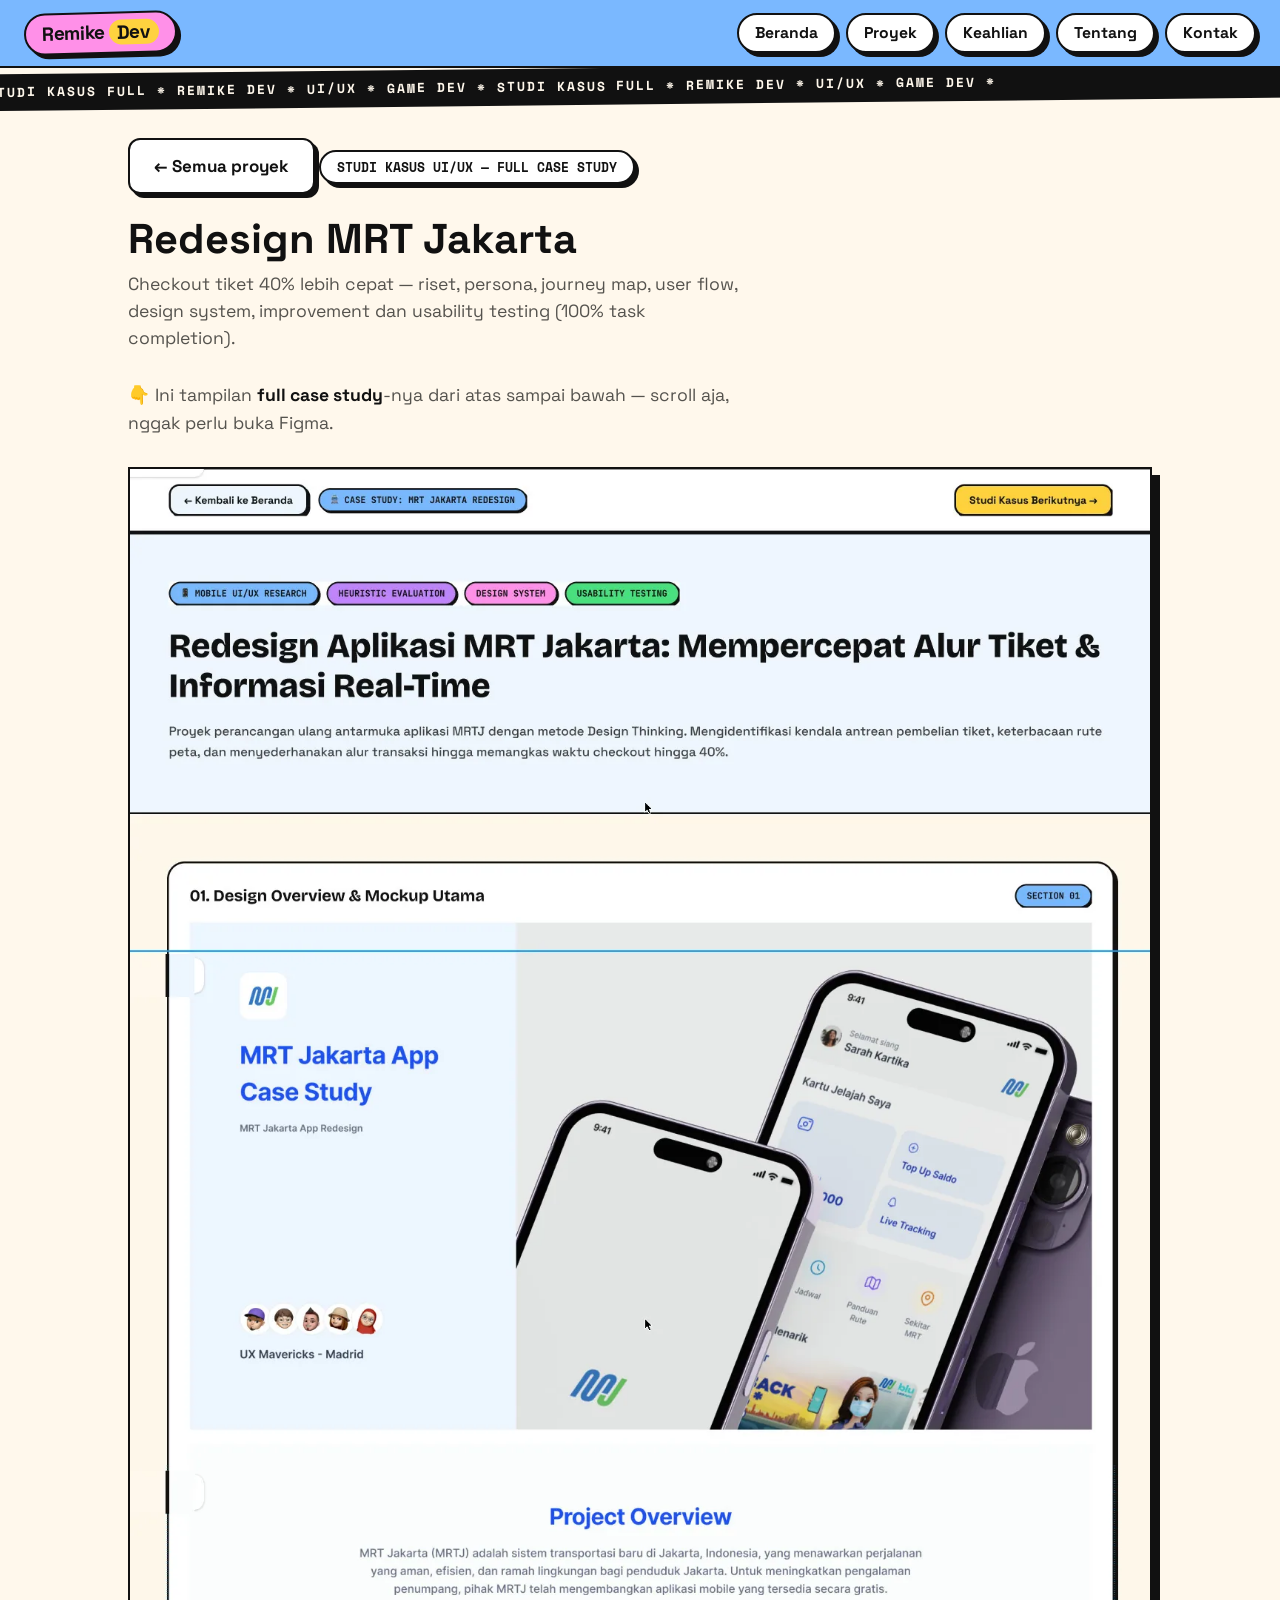
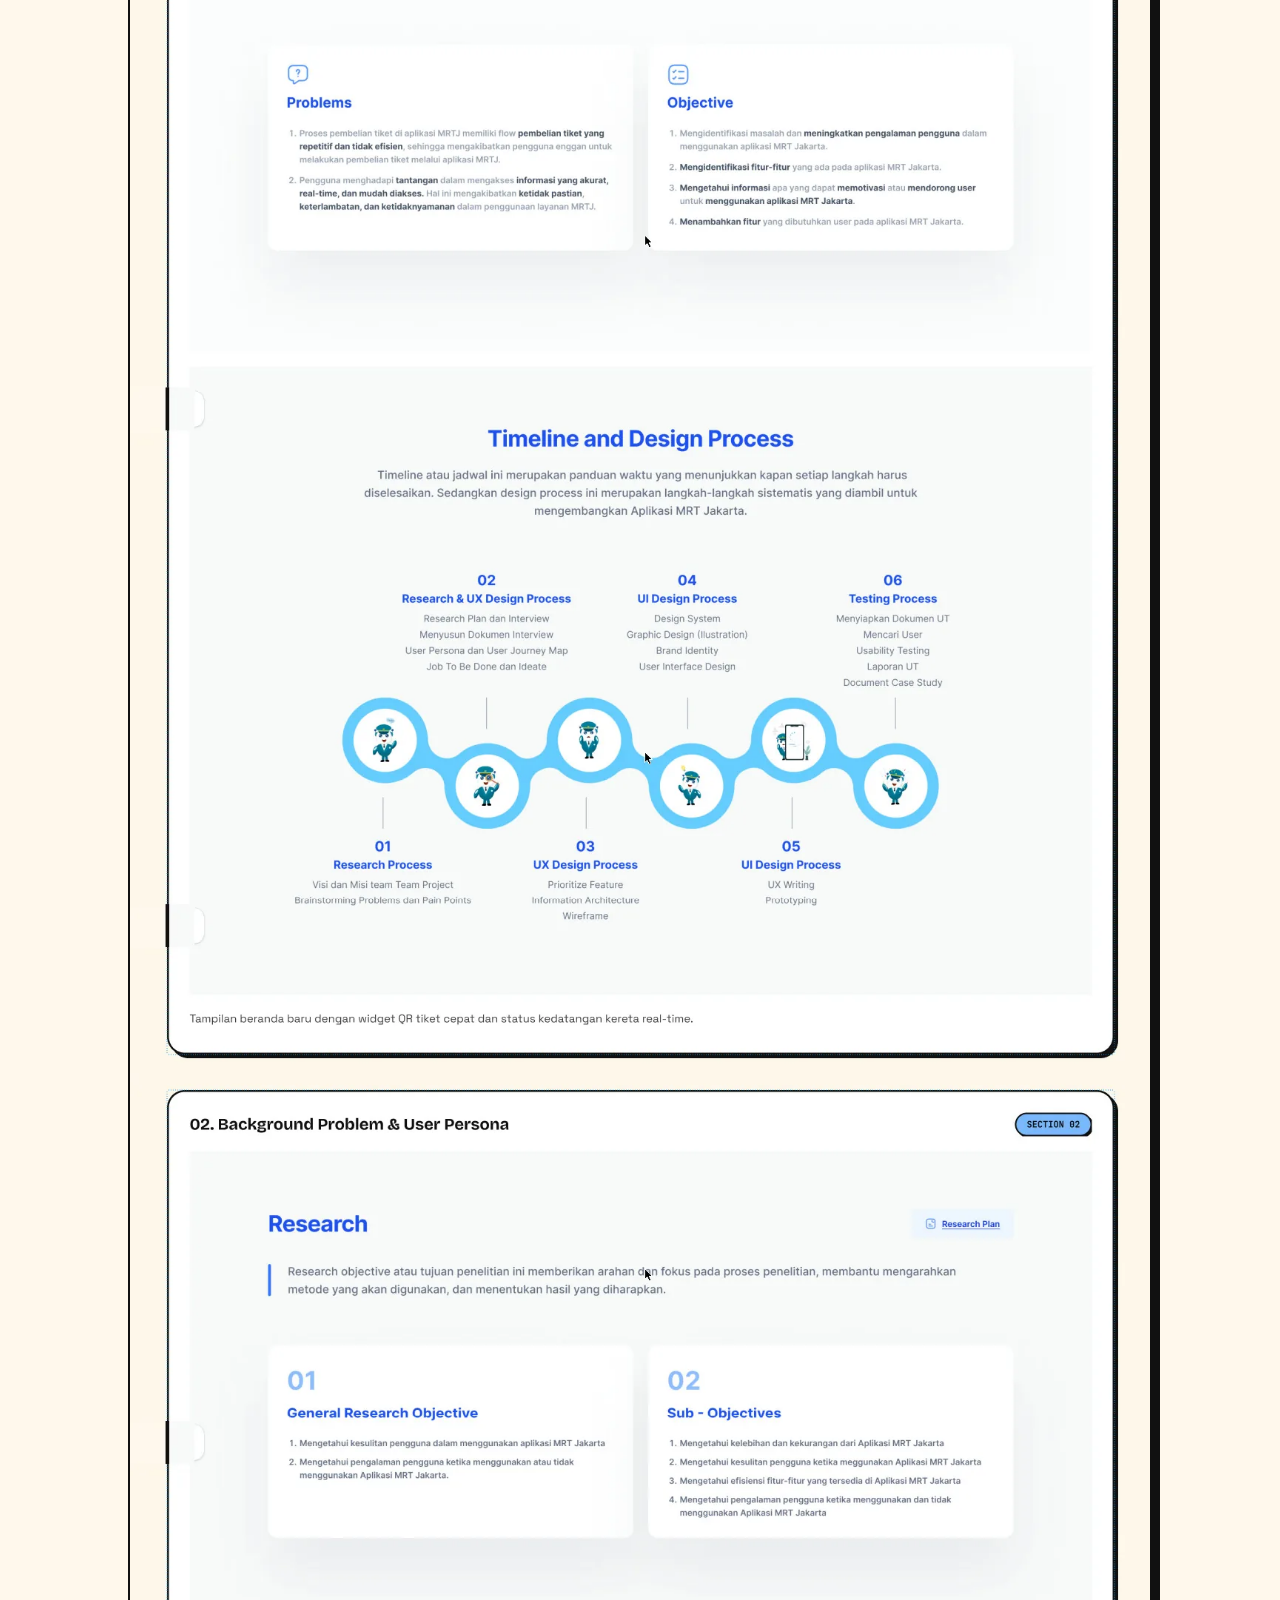
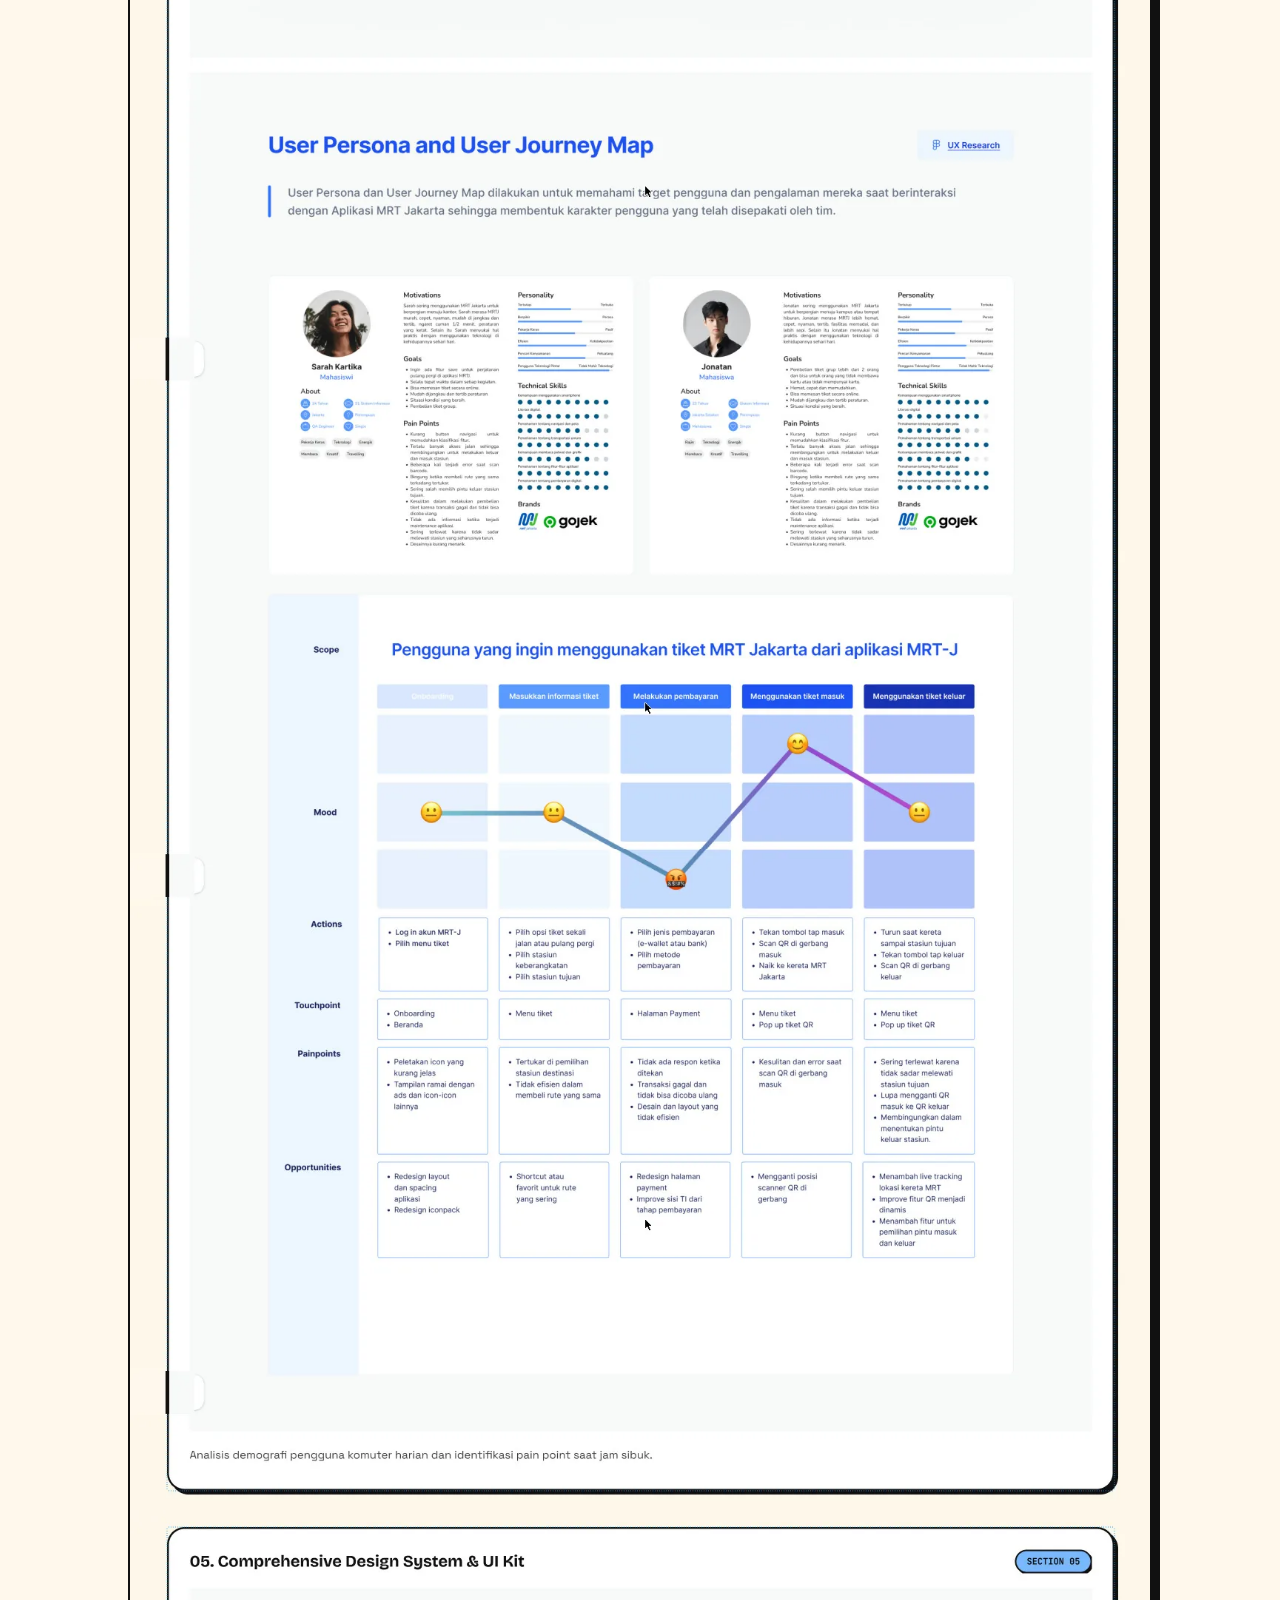
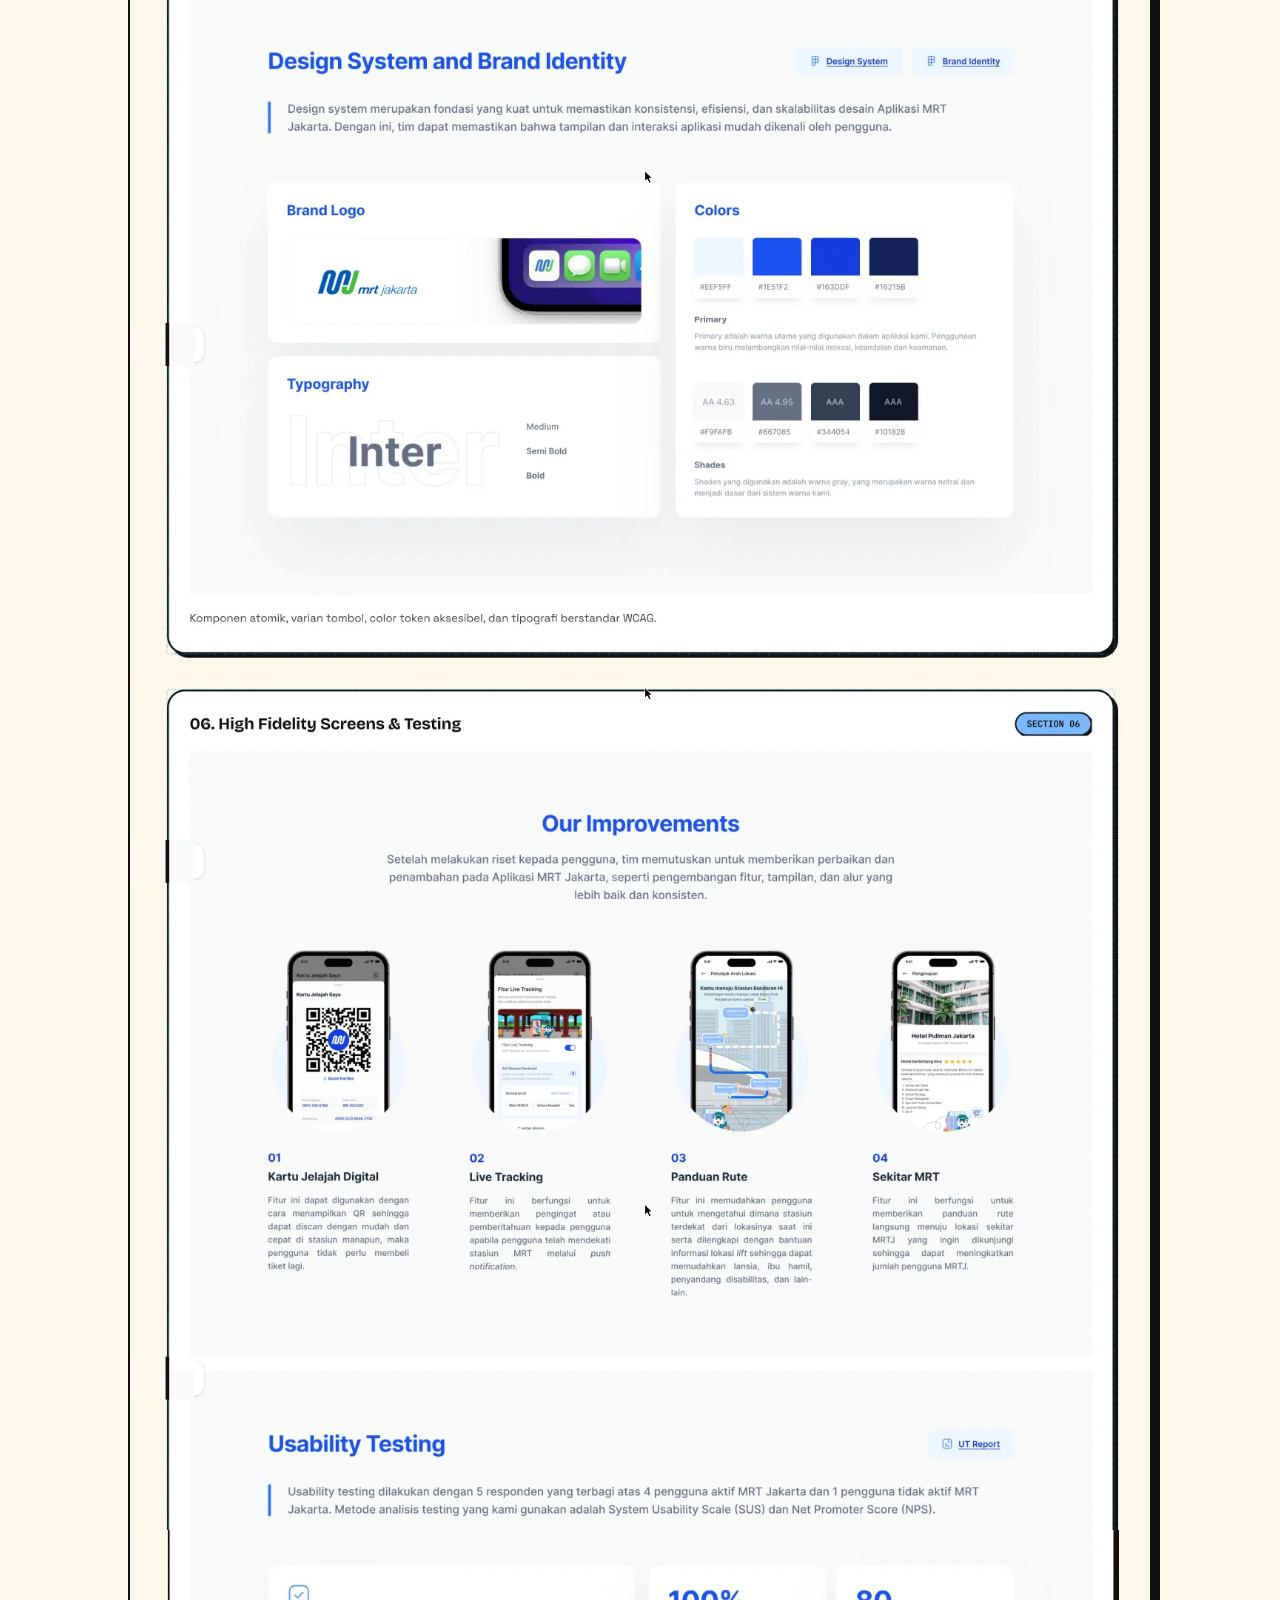
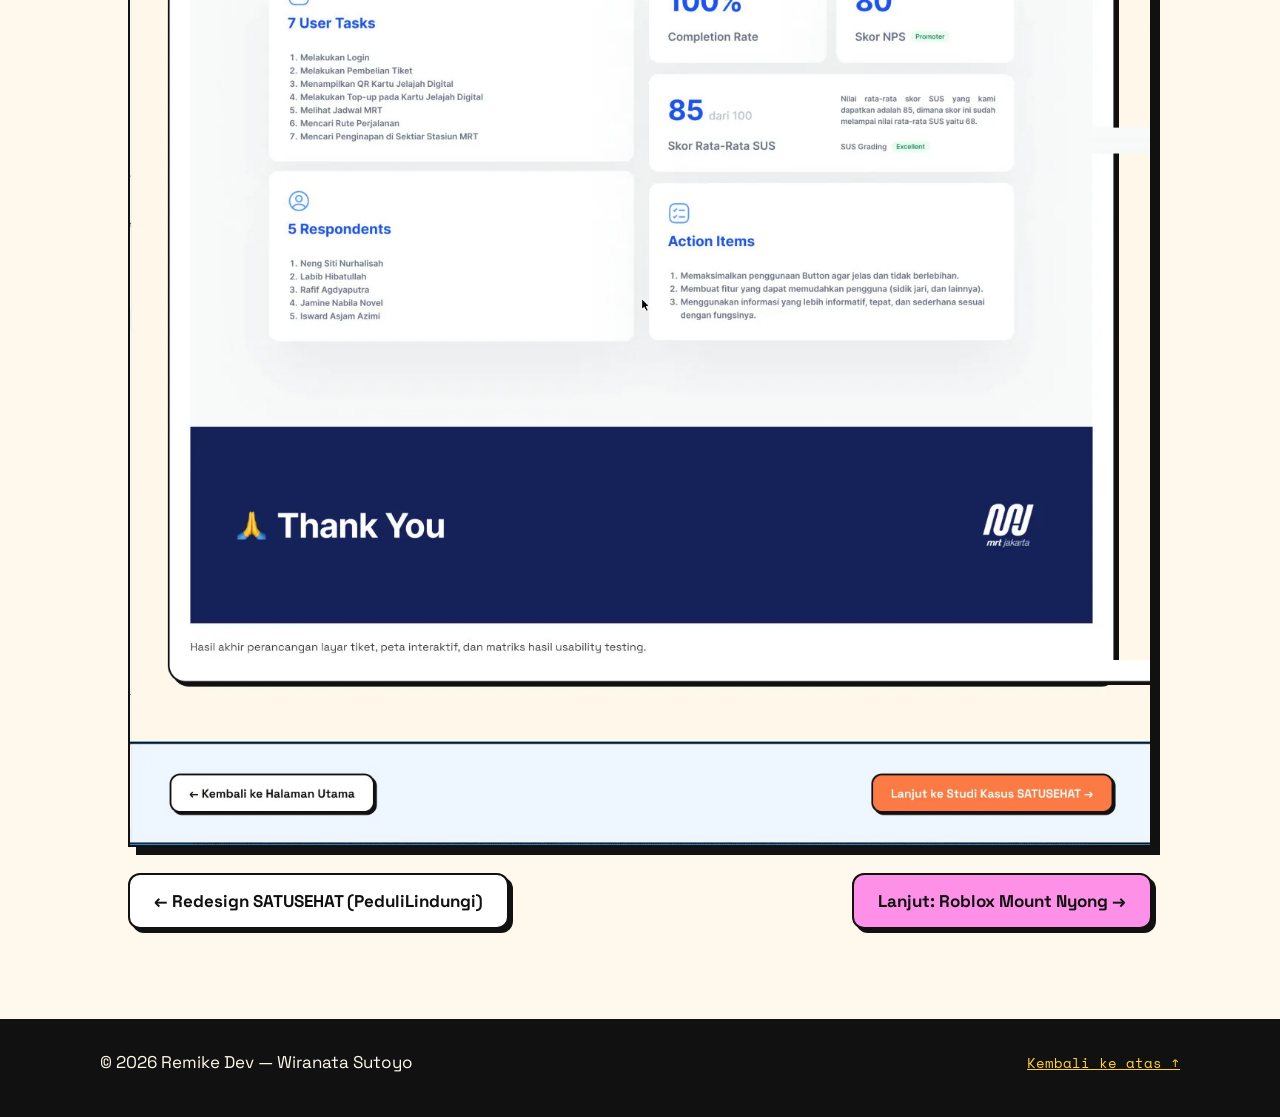
<file: kasus-mrt.html>
<!DOCTYPE html>
<html lang="id">
<head>
<meta charset="UTF-8">
<meta name="viewport" content="width=device-width, initial-scale=1.0">
<title>Redesign MRT Jakarta — Studi Kasus Full | Remike Dev</title>
<meta name="description" content="Portofolio Wiranata Sutoyo (Remike Dev): UI/UX designer dan game/web developer. Studi kasus redesign SATUSEHAT & MRT Jakarta, game Roblox Mount Nyong (156 rb+ visits), dan Kirax Spoof untuk Roblox Studio.">
<link rel="preconnect" href="https://fonts.googleapis.com">
<link rel="preconnect" href="https://fonts.gstatic.com" crossorigin>
<link href="https://fonts.googleapis.com/css2?family=Space+Grotesk:wght@500;700&family=Space+Mono:wght@400;700&family=Caveat:wght@600&display=swap" rel="stylesheet">
<link rel="stylesheet" href="style.css">
</head>
<body>
<header class="site-header">
  <a class="brand" href="index.html">Remike<span>Dev</span></a>
  <nav class="site-nav" aria-label="Navigasi utama">
    <a href="index.html">Beranda</a>
    <a href="index.html#proyek">Proyek</a>
    <a href="index.html#keahlian">Keahlian</a>
    <a href="index.html#tentang">Tentang</a>
    <a href="index.html#kontak">Kontak</a>
  </nav>
</header>
<div class="tape" aria-hidden="true"><span>Studi kasus full * Remike Dev * UI/UX * Game Dev * Studi kasus full * Remike Dev * UI/UX * Game Dev *</span></div>
<main class="kasus-wrap">
  <div class="kasus-head">
    <a class="btn btn-ghost" href="index.html#proyek">← Semua proyek</a>
    <p class="hero-kicker" style="margin-top:18px">STUDI KASUS UI/UX — FULL CASE STUDY</p>
    <h1>Redesign MRT Jakarta</h1>
    <p class="hero-sub">Checkout tiket 40% lebih cepat — riset, persona, journey map, user flow, design system, improvement dan usability testing (100% task completion).</p>
    <p class="hero-sub">👇 Ini tampilan <strong>full case study</strong>-nya dari atas sampai bawah — scroll aja, nggak perlu buka Figma.</p>
  </div>
  <div class="kasus-deck">
        <img src="img/kasus/nb-mrt-01.webp" alt="Case study Redesign MRT Jakarta — pembuka — bagian 1 dari 5"  decoding="async">
        <img src="img/kasus/nb-mrt-02.webp" alt="Case study Redesign MRT Jakarta — design overview dan timeline proses desain — bagian 2 dari 5" loading="lazy" decoding="async">
        <img src="img/kasus/nb-mrt-03.webp" alt="Case study Redesign MRT Jakarta — riset, user persona dan user journey map — bagian 3 dari 5" loading="lazy" decoding="async">
        <img src="img/kasus/nb-mrt-04.webp" alt="Case study Redesign MRT Jakarta — design system dan brand identity — bagian 4 dari 5" loading="lazy" decoding="async">
        <img src="img/kasus/nb-mrt-05.webp" alt="Case study Redesign MRT Jakarta — high-fidelity screens, usability testing dan penutup — bagian 5 dari 5" loading="lazy" decoding="async">
  </div>
  <nav class="kasus-nav" aria-label="Studi kasus lain">
    <a class="btn btn-ghost" href="kasus-satusehat.html">← Redesign SATUSEHAT (PeduliLindungi)</a>
    <a class="btn btn-primary" href="kasus-roblox.html">Lanjut: Roblox Mount Nyong →</a>
  </nav>
</main>
<footer class="site-footer">
  <div class="site-footer-inner">
    <p>© <span id="year">2026</span> Remike Dev — Wiranata Sutoyo</p>
    <p><a href="index.html#top">Kembali ke atas ↑</a></p>
  </div>
</footer>
</body>
</html>
</file>
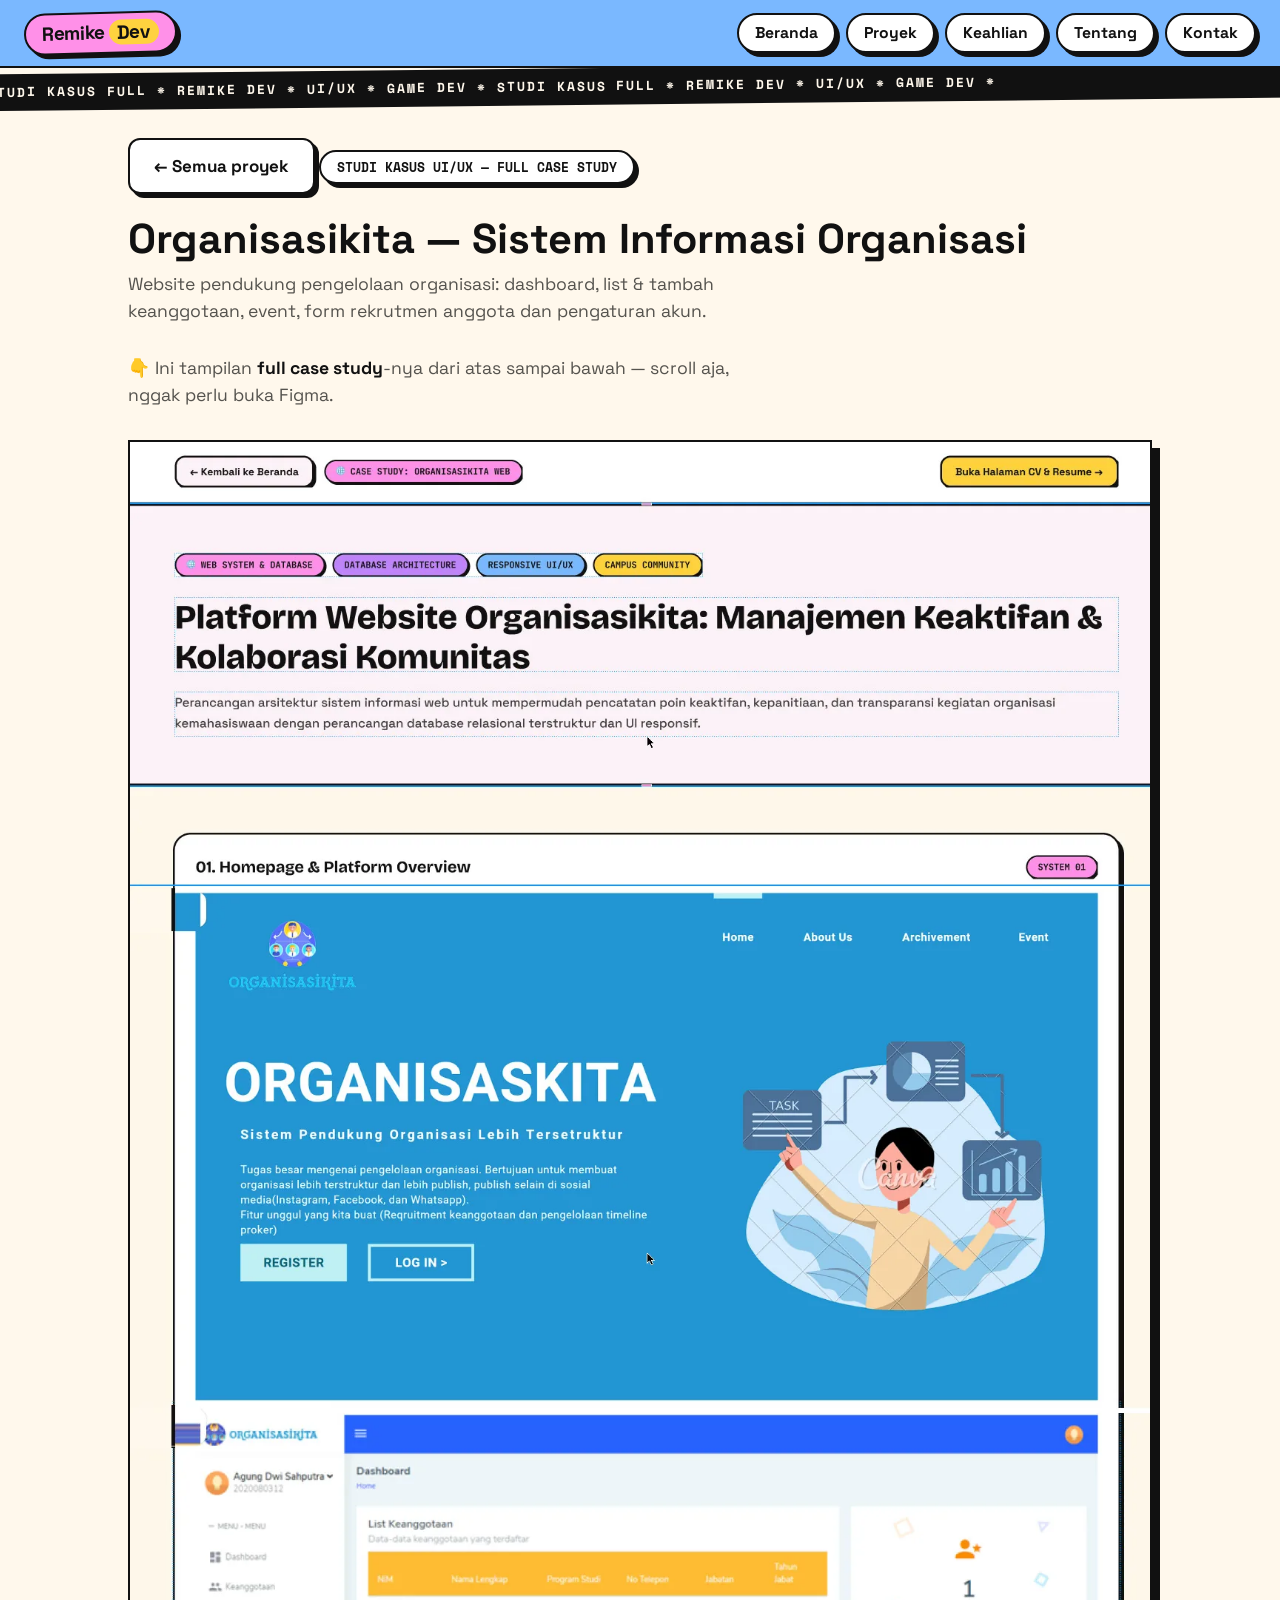
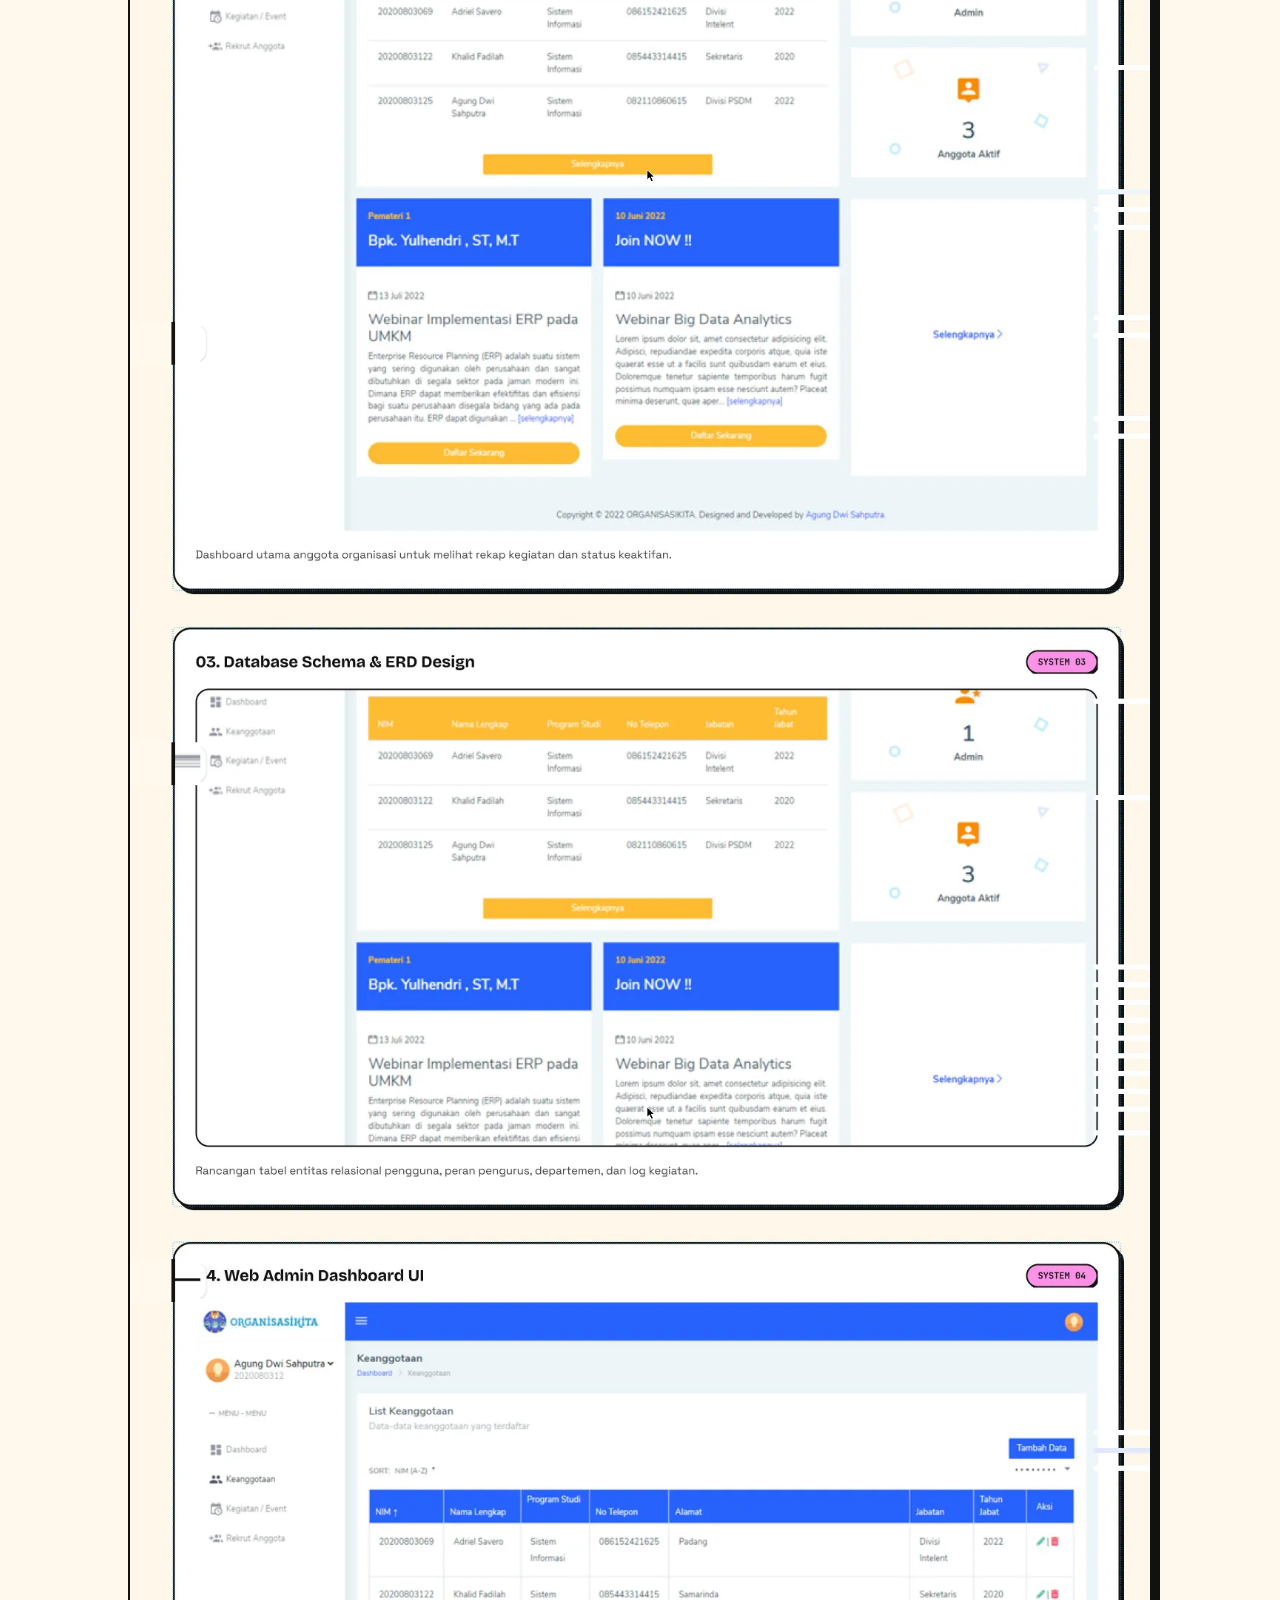
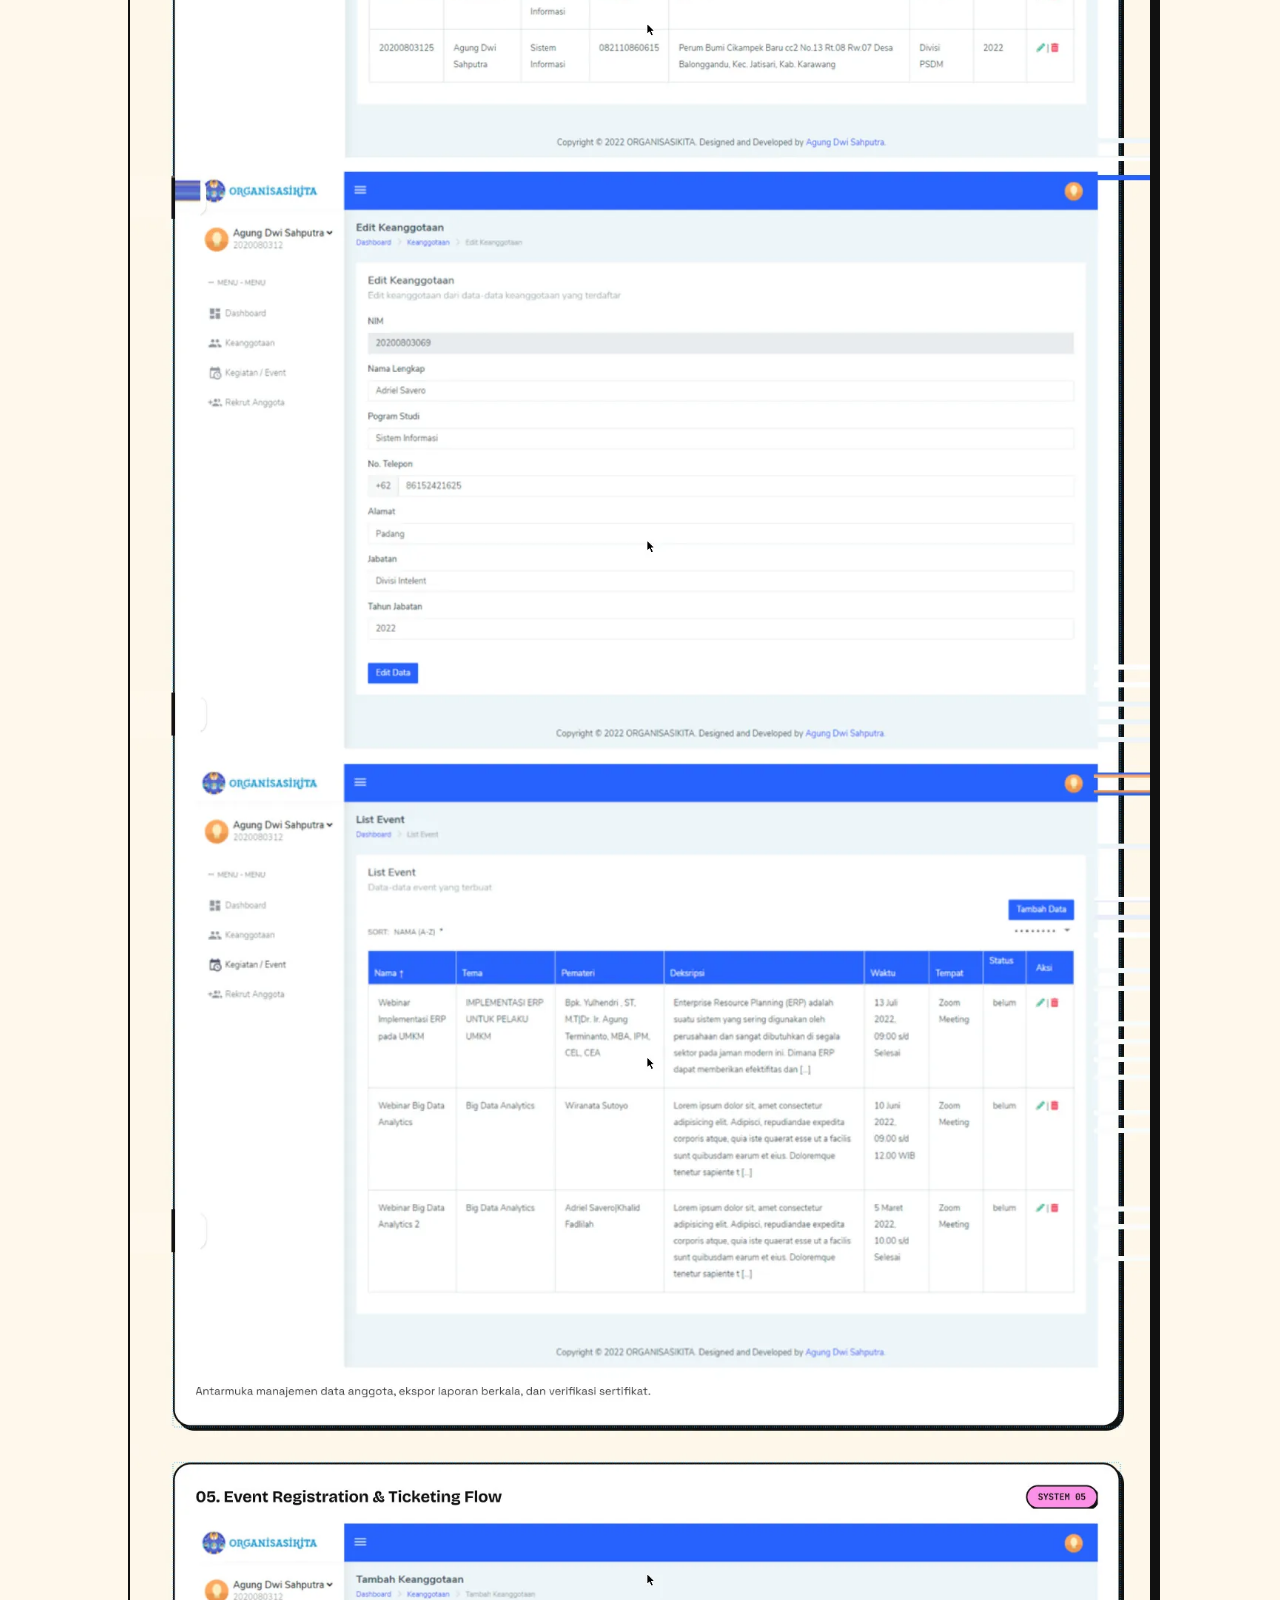
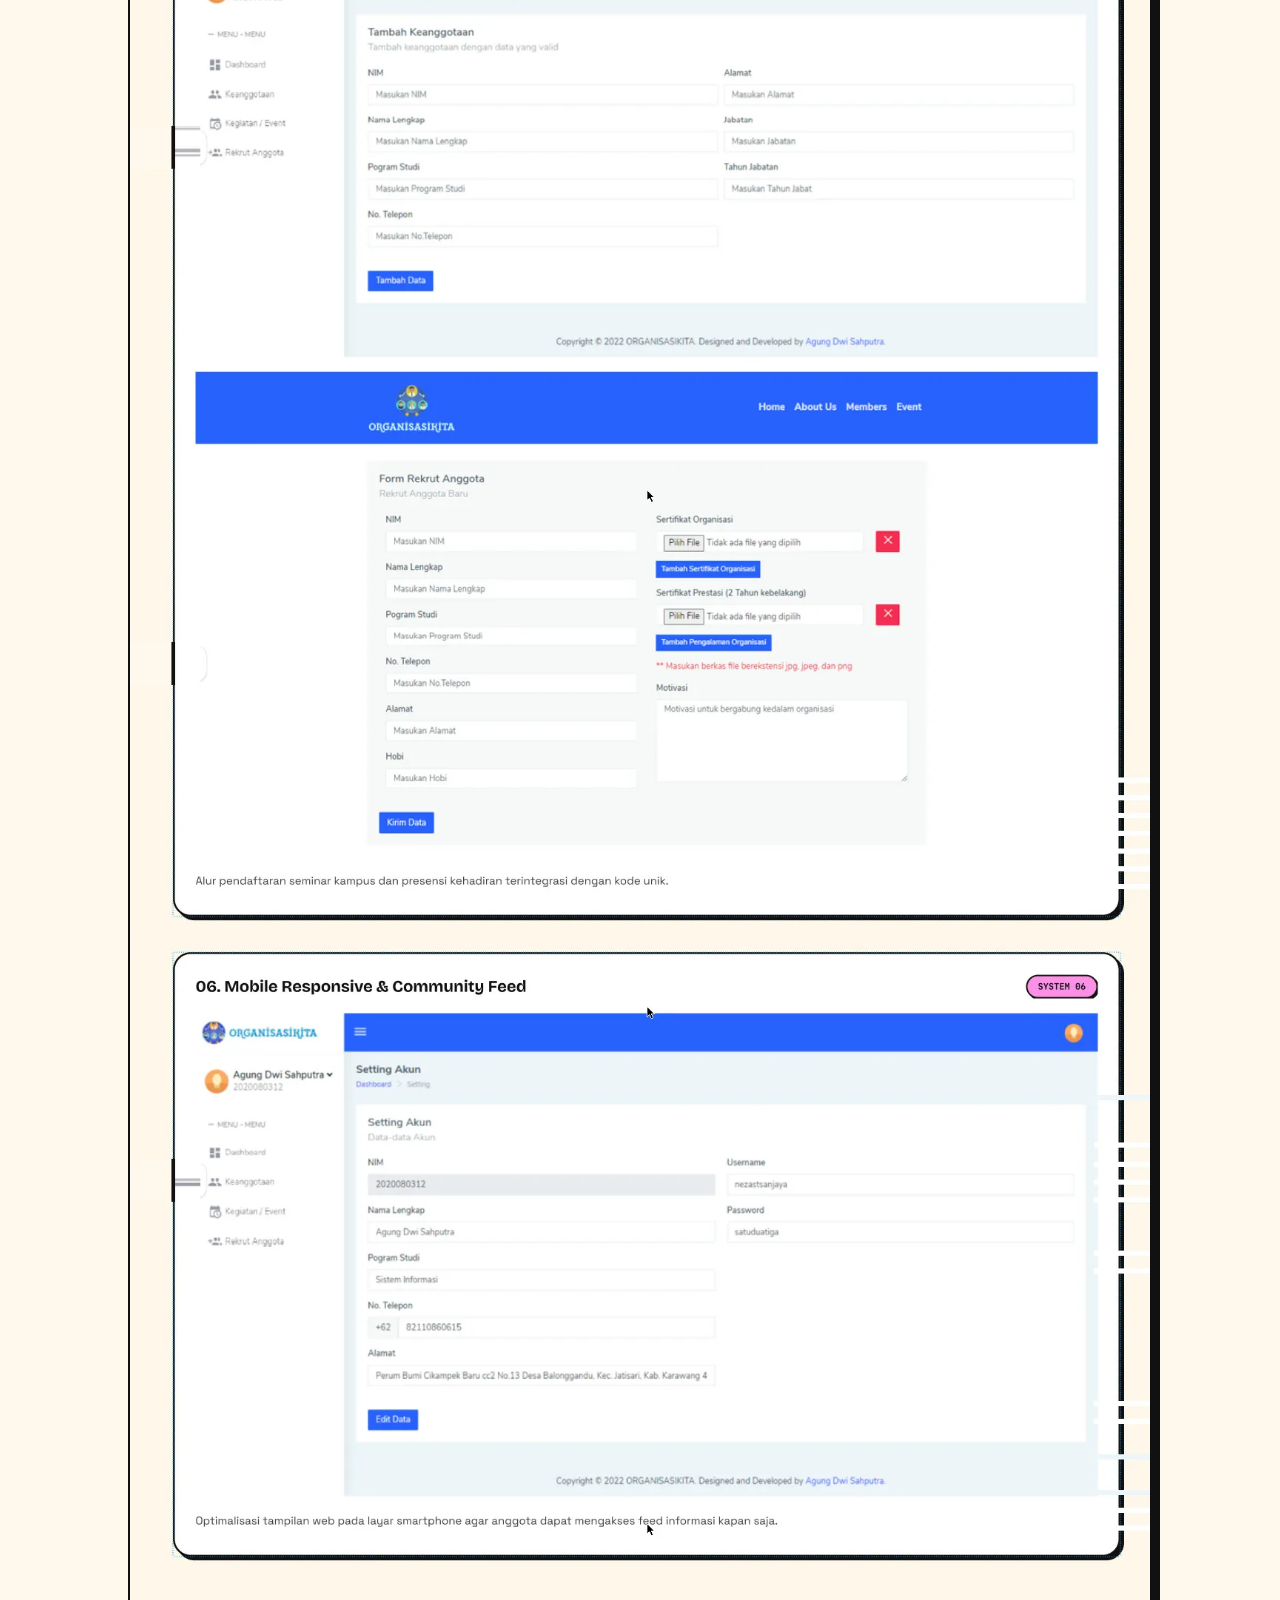
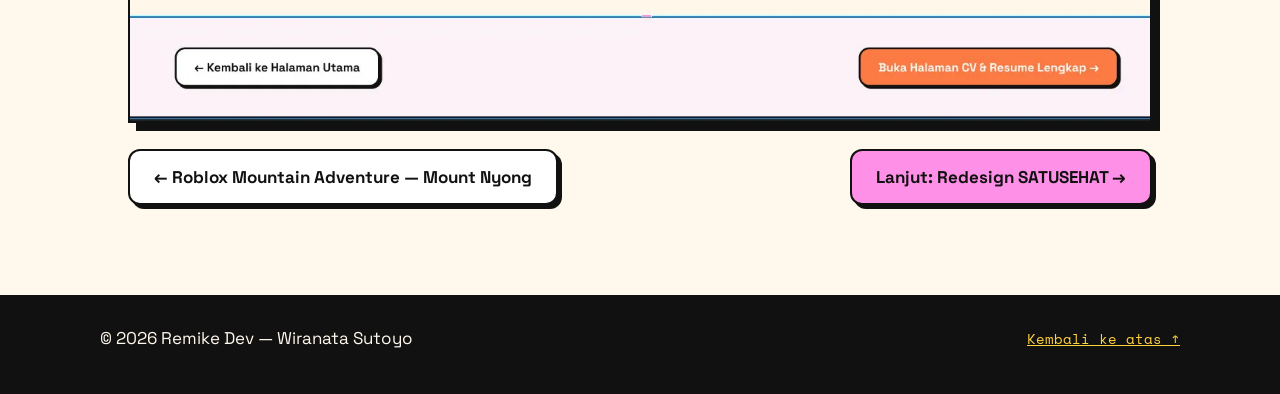
<file: kasus-organisasikita.html>
<!DOCTYPE html>
<html lang="id">
<head>
<meta charset="UTF-8">
<meta name="viewport" content="width=device-width, initial-scale=1.0">
<title>Organisasikita — Sistem Informasi Organisasi — Studi Kasus Full | Remike Dev</title>
<meta name="description" content="Portofolio Wiranata Sutoyo (Remike Dev): UI/UX designer dan game/web developer. Studi kasus redesign SATUSEHAT & MRT Jakarta, game Roblox Mount Nyong (156 rb+ visits), dan Kirax Spoof untuk Roblox Studio.">
<link rel="preconnect" href="https://fonts.googleapis.com">
<link rel="preconnect" href="https://fonts.gstatic.com" crossorigin>
<link href="https://fonts.googleapis.com/css2?family=Space+Grotesk:wght@500;700&family=Space+Mono:wght@400;700&family=Caveat:wght@600&display=swap" rel="stylesheet">
<link rel="stylesheet" href="style.css">
</head>
<body>
<header class="site-header">
  <a class="brand" href="index.html">Remike<span>Dev</span></a>
  <nav class="site-nav" aria-label="Navigasi utama">
    <a href="index.html">Beranda</a>
    <a href="index.html#proyek">Proyek</a>
    <a href="index.html#keahlian">Keahlian</a>
    <a href="index.html#tentang">Tentang</a>
    <a href="index.html#kontak">Kontak</a>
  </nav>
</header>
<div class="tape" aria-hidden="true"><span>Studi kasus full * Remike Dev * UI/UX * Game Dev * Studi kasus full * Remike Dev * UI/UX * Game Dev *</span></div>
<main class="kasus-wrap">
  <div class="kasus-head">
    <a class="btn btn-ghost" href="index.html#proyek">← Semua proyek</a>
    <p class="hero-kicker" style="margin-top:18px">STUDI KASUS UI/UX — FULL CASE STUDY</p>
    <h1>Organisasikita — Sistem Informasi Organisasi</h1>
    <p class="hero-sub">Website pendukung pengelolaan organisasi: dashboard, list & tambah keanggotaan, event, form rekrutmen anggota dan pengaturan akun.</p>
    <p class="hero-sub">👇 Ini tampilan <strong>full case study</strong>-nya dari atas sampai bawah — scroll aja, nggak perlu buka Figma.</p>
  </div>
  <div class="kasus-deck">
        <img src="img/kasus/nb-organisasikita-01.webp" alt="Case study Organisasikita — pembuka — bagian 1 dari 6"  decoding="async">
        <img src="img/kasus/nb-organisasikita-02.webp" alt="Case study Organisasikita — homepage dan platform overview — bagian 2 dari 6" loading="lazy" decoding="async">
        <img src="img/kasus/nb-organisasikita-03.webp" alt="Case study Organisasikita — database schema dan ERD design — bagian 3 dari 6" loading="lazy" decoding="async">
        <img src="img/kasus/nb-organisasikita-04.webp" alt="Case study Organisasikita — web admin dashboard UI — bagian 4 dari 6" loading="lazy" decoding="async">
        <img src="img/kasus/nb-organisasikita-05.webp" alt="Case study Organisasikita — event registration dan ticketing flow — bagian 5 dari 6" loading="lazy" decoding="async">
        <img src="img/kasus/nb-organisasikita-06.webp" alt="Case study Organisasikita — mobile responsive, community feed dan penutup — bagian 6 dari 6" loading="lazy" decoding="async">
  </div>
  <nav class="kasus-nav" aria-label="Studi kasus lain">
    <a class="btn btn-ghost" href="kasus-roblox.html">← Roblox Mountain Adventure — Mount Nyong</a>
    <a class="btn btn-primary" href="kasus-satusehat.html">Lanjut: Redesign SATUSEHAT →</a>
  </nav>
</main>
<footer class="site-footer">
  <div class="site-footer-inner">
    <p>© <span id="year">2026</span> Remike Dev — Wiranata Sutoyo</p>
    <p><a href="index.html#top">Kembali ke atas ↑</a></p>
  </div>
</footer>
</body>
</html>
</file>
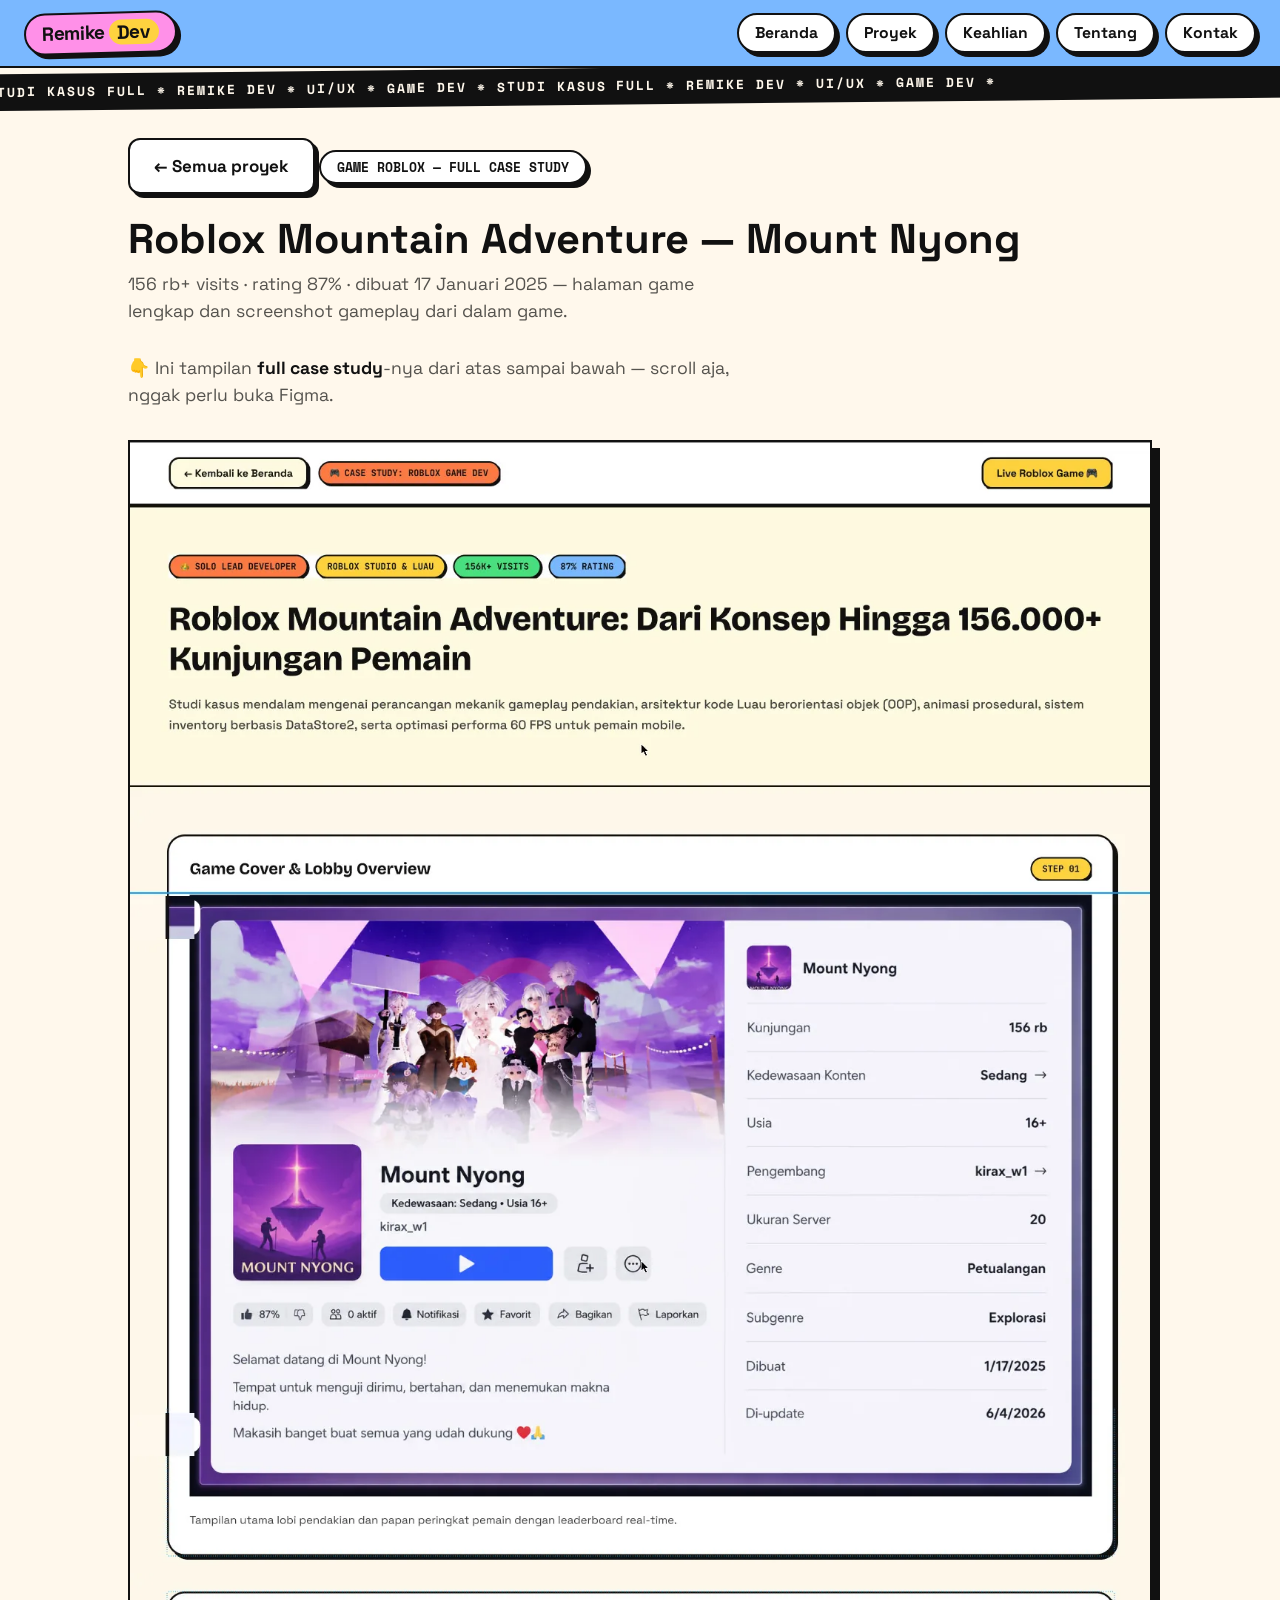
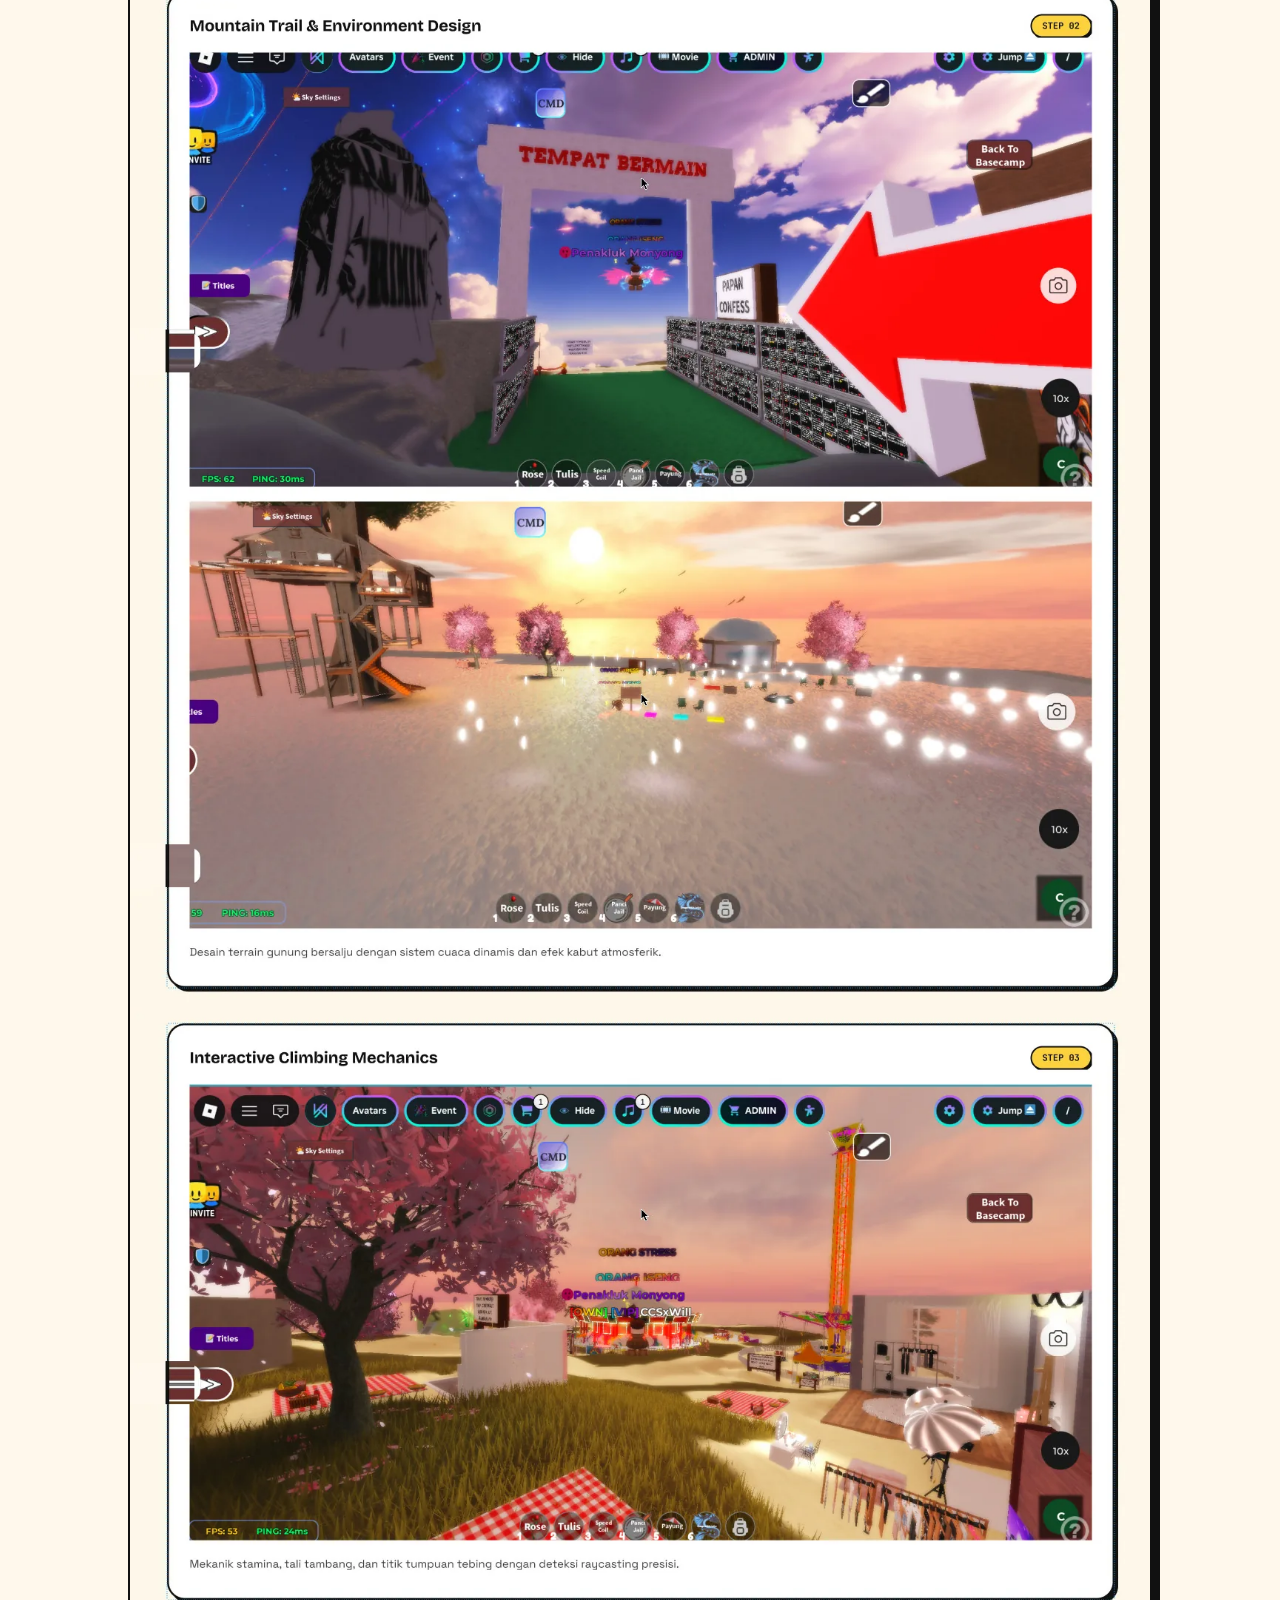
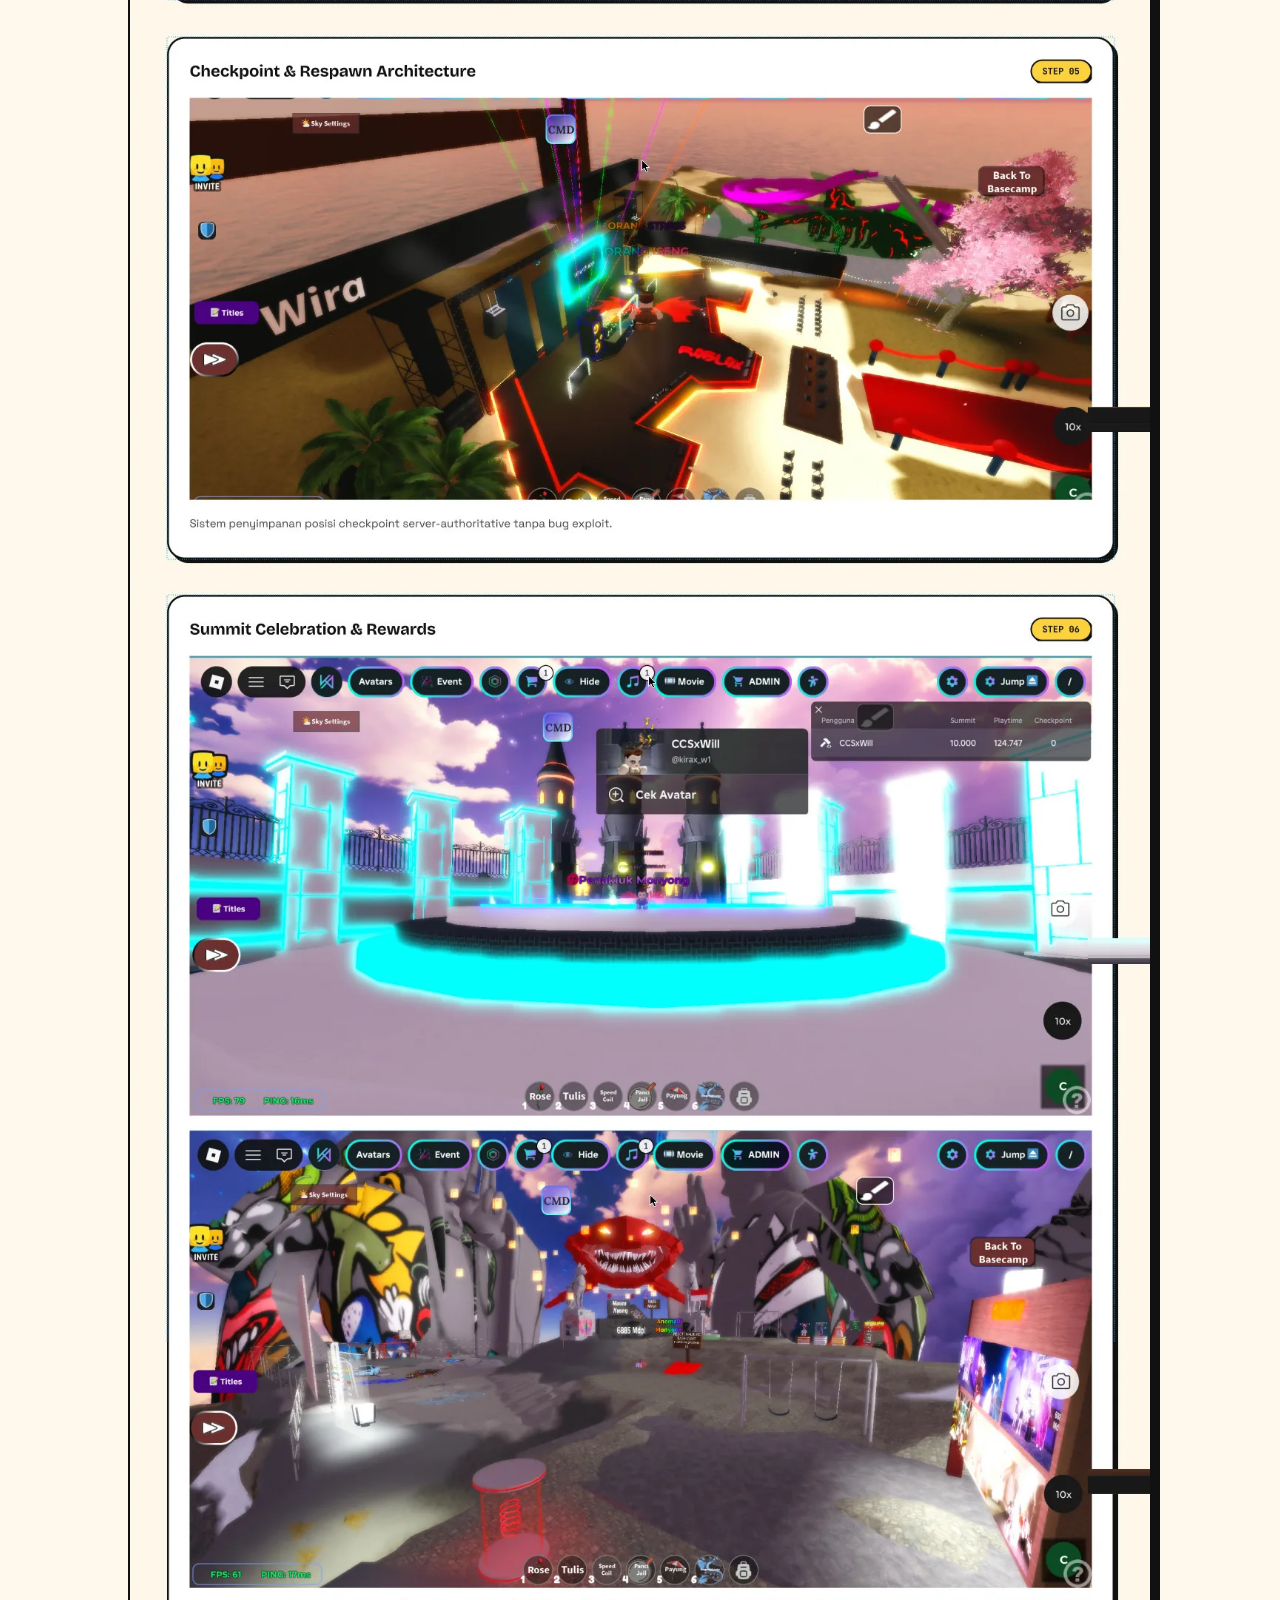
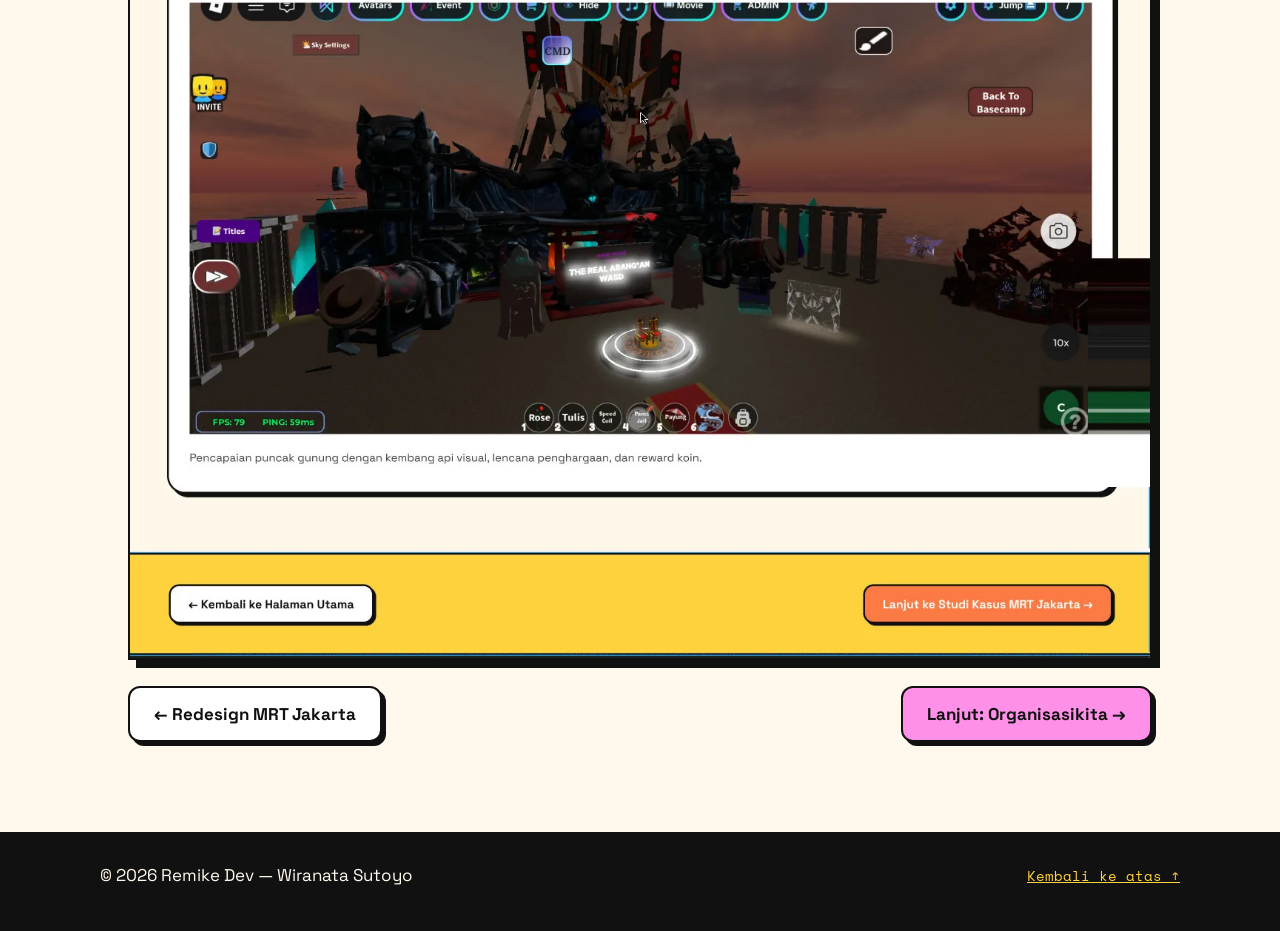
<file: kasus-roblox.html>
<!DOCTYPE html>
<html lang="id">
<head>
<meta charset="UTF-8">
<meta name="viewport" content="width=device-width, initial-scale=1.0">
<title>Roblox Mountain Adventure — Mount Nyong — Studi Kasus Full | Remike Dev</title>
<meta name="description" content="Portofolio Wiranata Sutoyo (Remike Dev): UI/UX designer dan game/web developer. Studi kasus redesign SATUSEHAT & MRT Jakarta, game Roblox Mount Nyong (156 rb+ visits), dan Kirax Spoof untuk Roblox Studio.">
<link rel="preconnect" href="https://fonts.googleapis.com">
<link rel="preconnect" href="https://fonts.gstatic.com" crossorigin>
<link href="https://fonts.googleapis.com/css2?family=Space+Grotesk:wght@500;700&family=Space+Mono:wght@400;700&family=Caveat:wght@600&display=swap" rel="stylesheet">
<link rel="stylesheet" href="style.css">
</head>
<body>
<header class="site-header">
  <a class="brand" href="index.html">Remike<span>Dev</span></a>
  <nav class="site-nav" aria-label="Navigasi utama">
    <a href="index.html">Beranda</a>
    <a href="index.html#proyek">Proyek</a>
    <a href="index.html#keahlian">Keahlian</a>
    <a href="index.html#tentang">Tentang</a>
    <a href="index.html#kontak">Kontak</a>
  </nav>
</header>
<div class="tape" aria-hidden="true"><span>Studi kasus full * Remike Dev * UI/UX * Game Dev * Studi kasus full * Remike Dev * UI/UX * Game Dev *</span></div>
<main class="kasus-wrap">
  <div class="kasus-head">
    <a class="btn btn-ghost" href="index.html#proyek">← Semua proyek</a>
    <p class="hero-kicker" style="margin-top:18px">GAME ROBLOX — FULL CASE STUDY</p>
    <h1>Roblox Mountain Adventure — Mount Nyong</h1>
    <p class="hero-sub">156 rb+ visits · rating 87% · dibuat 17 Januari 2025 — halaman game lengkap dan screenshot gameplay dari dalam game.</p>
    <p class="hero-sub">👇 Ini tampilan <strong>full case study</strong>-nya dari atas sampai bawah — scroll aja, nggak perlu buka Figma.</p>
  </div>
  <div class="kasus-deck">
        <img src="img/kasus/nb-roblox-01.webp" alt="Case study Roblox Mountain Adventure — Mount Nyong — pembuka — bagian 1 dari 6"  decoding="async">
        <img src="img/kasus/nb-roblox-02.webp" alt="Case study Roblox Mountain Adventure — Mount Nyong — game cover dan lobby overview — bagian 2 dari 6" loading="lazy" decoding="async">
        <img src="img/kasus/nb-roblox-03.webp" alt="Case study Roblox Mountain Adventure — Mount Nyong — mountain trail dan environment design — bagian 3 dari 6" loading="lazy" decoding="async">
        <img src="img/kasus/nb-roblox-04.webp" alt="Case study Roblox Mountain Adventure — Mount Nyong — interactive climbing mechanics — bagian 4 dari 6" loading="lazy" decoding="async">
        <img src="img/kasus/nb-roblox-05.webp" alt="Case study Roblox Mountain Adventure — Mount Nyong — checkpoint dan respawn architecture — bagian 5 dari 6" loading="lazy" decoding="async">
        <img src="img/kasus/nb-roblox-06.webp" alt="Case study Roblox Mountain Adventure — Mount Nyong — summit celebration, rewards dan penutup — bagian 6 dari 6" loading="lazy" decoding="async">
  </div>
  <nav class="kasus-nav" aria-label="Studi kasus lain">
    <a class="btn btn-ghost" href="kasus-mrt.html">← Redesign MRT Jakarta</a>
    <a class="btn btn-primary" href="kasus-organisasikita.html">Lanjut: Organisasikita →</a>
  </nav>
</main>
<footer class="site-footer">
  <div class="site-footer-inner">
    <p>© <span id="year">2026</span> Remike Dev — Wiranata Sutoyo</p>
    <p><a href="index.html#top">Kembali ke atas ↑</a></p>
  </div>
</footer>
</body>
</html>
</file>
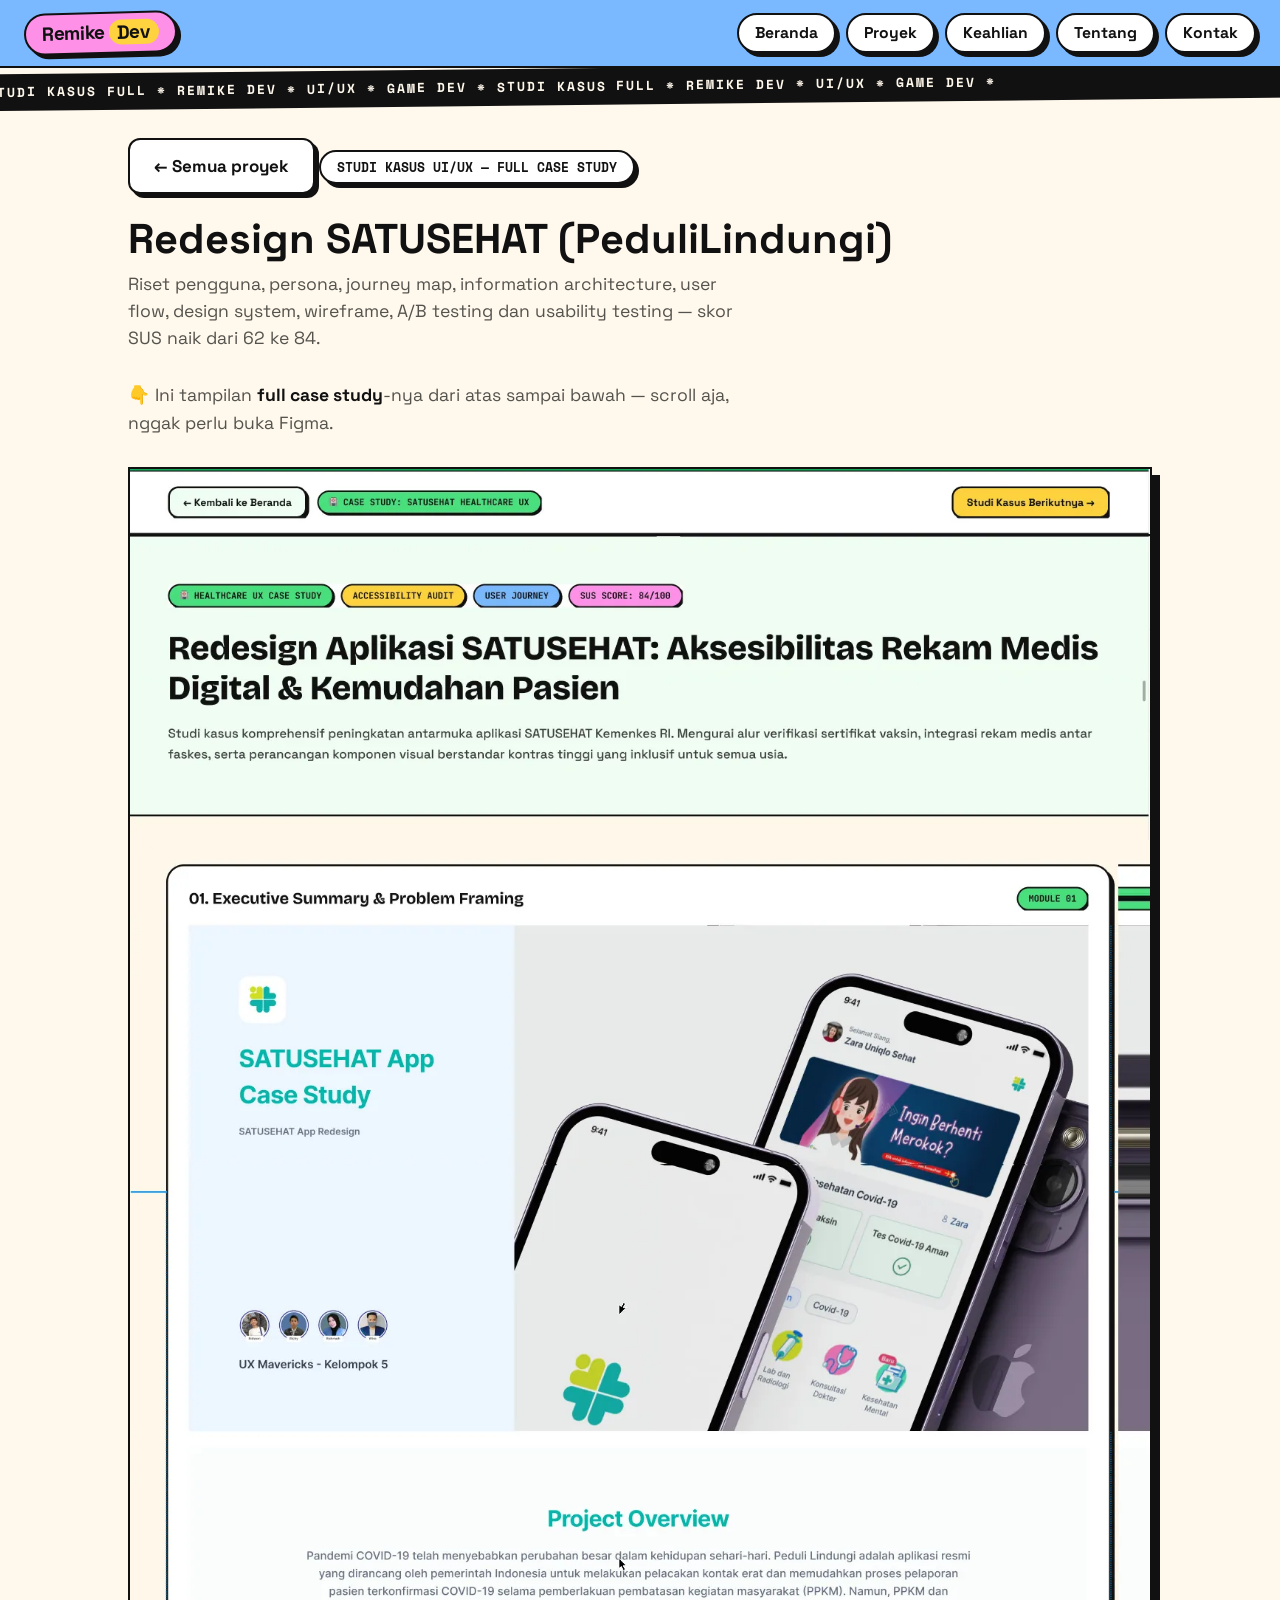
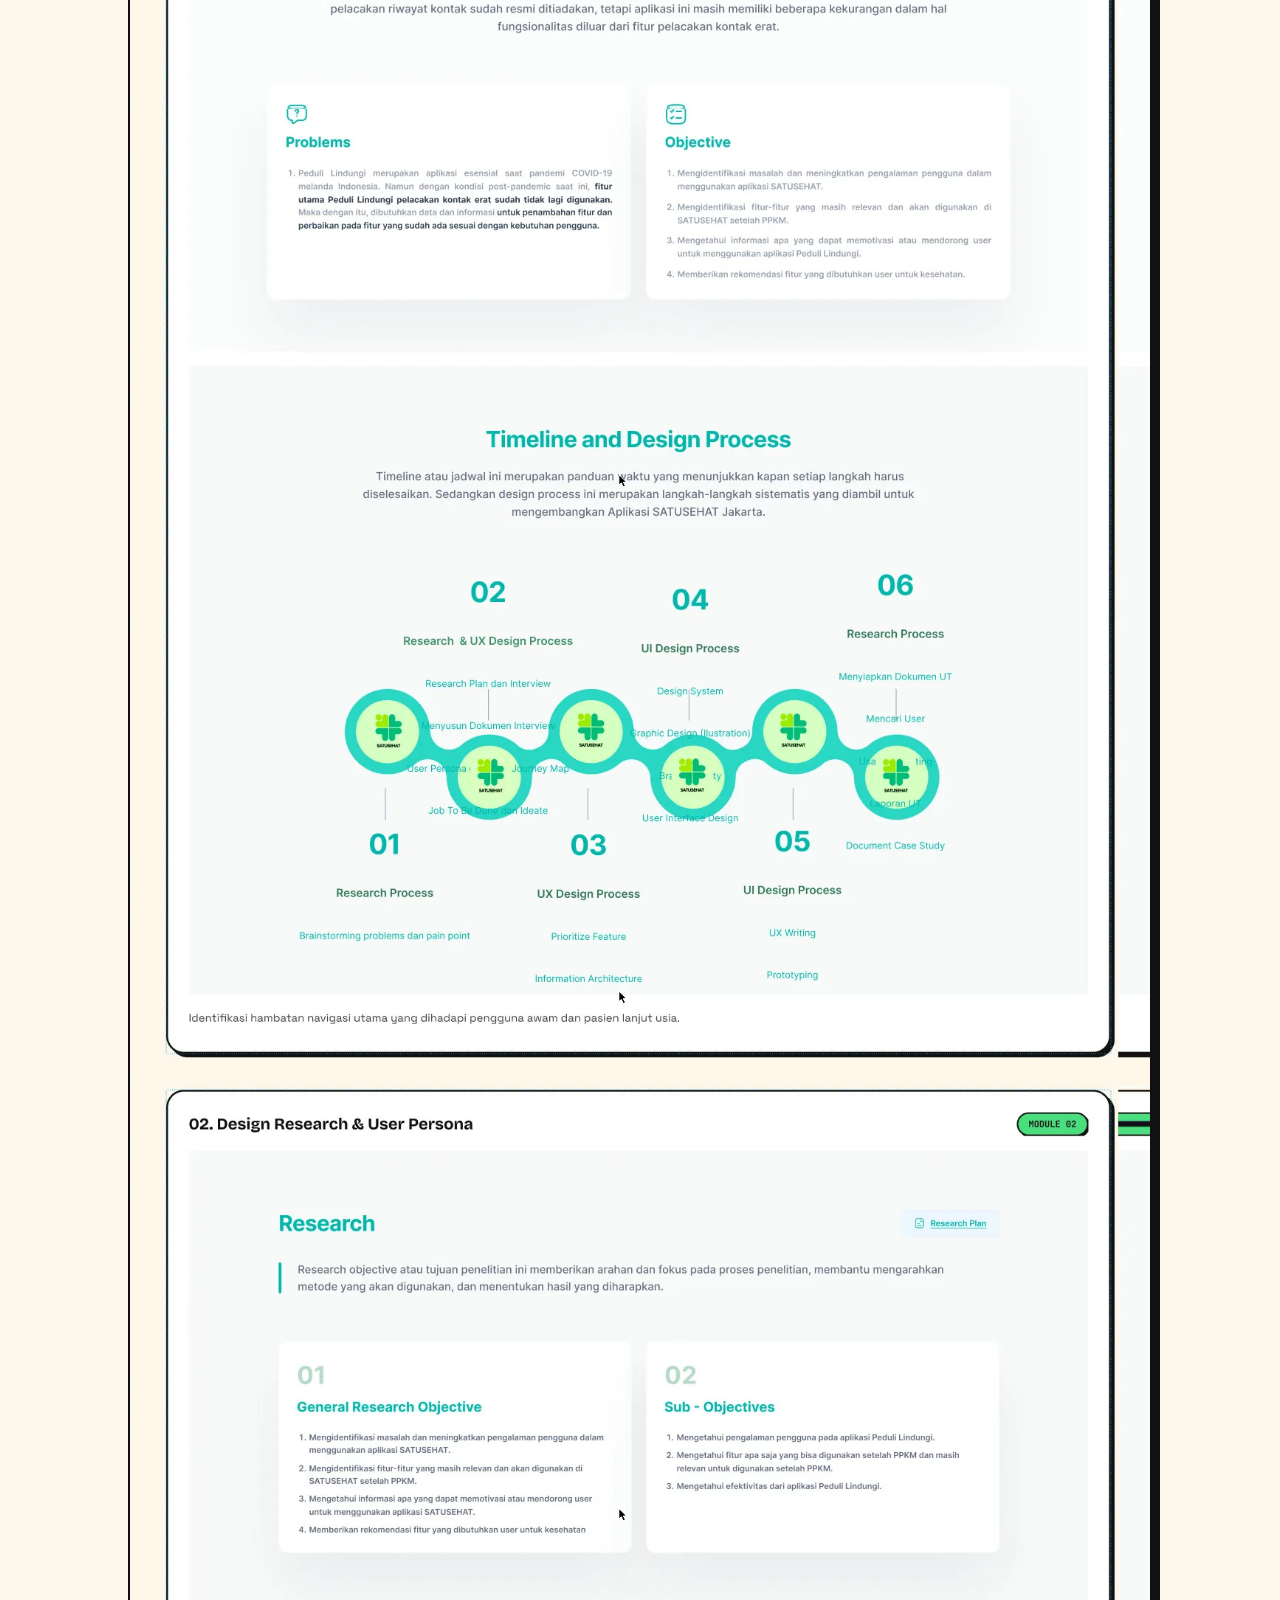
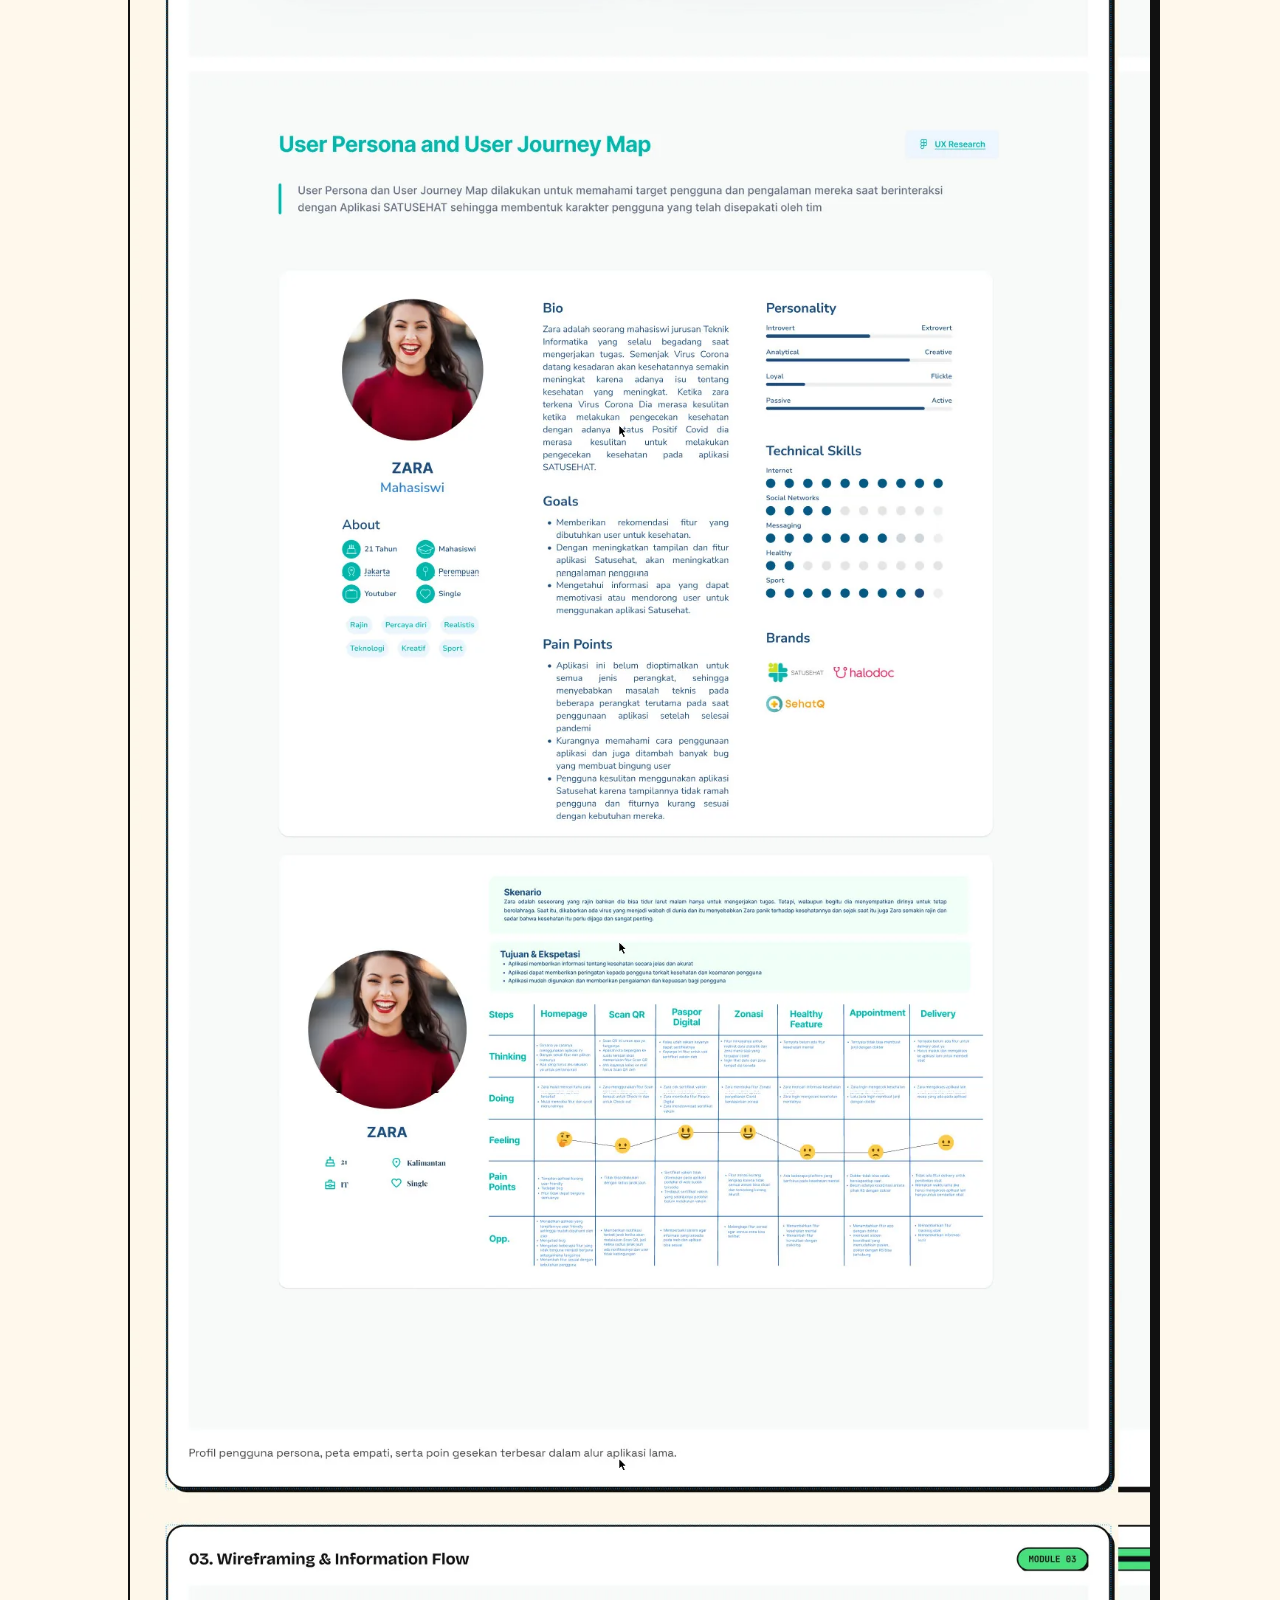
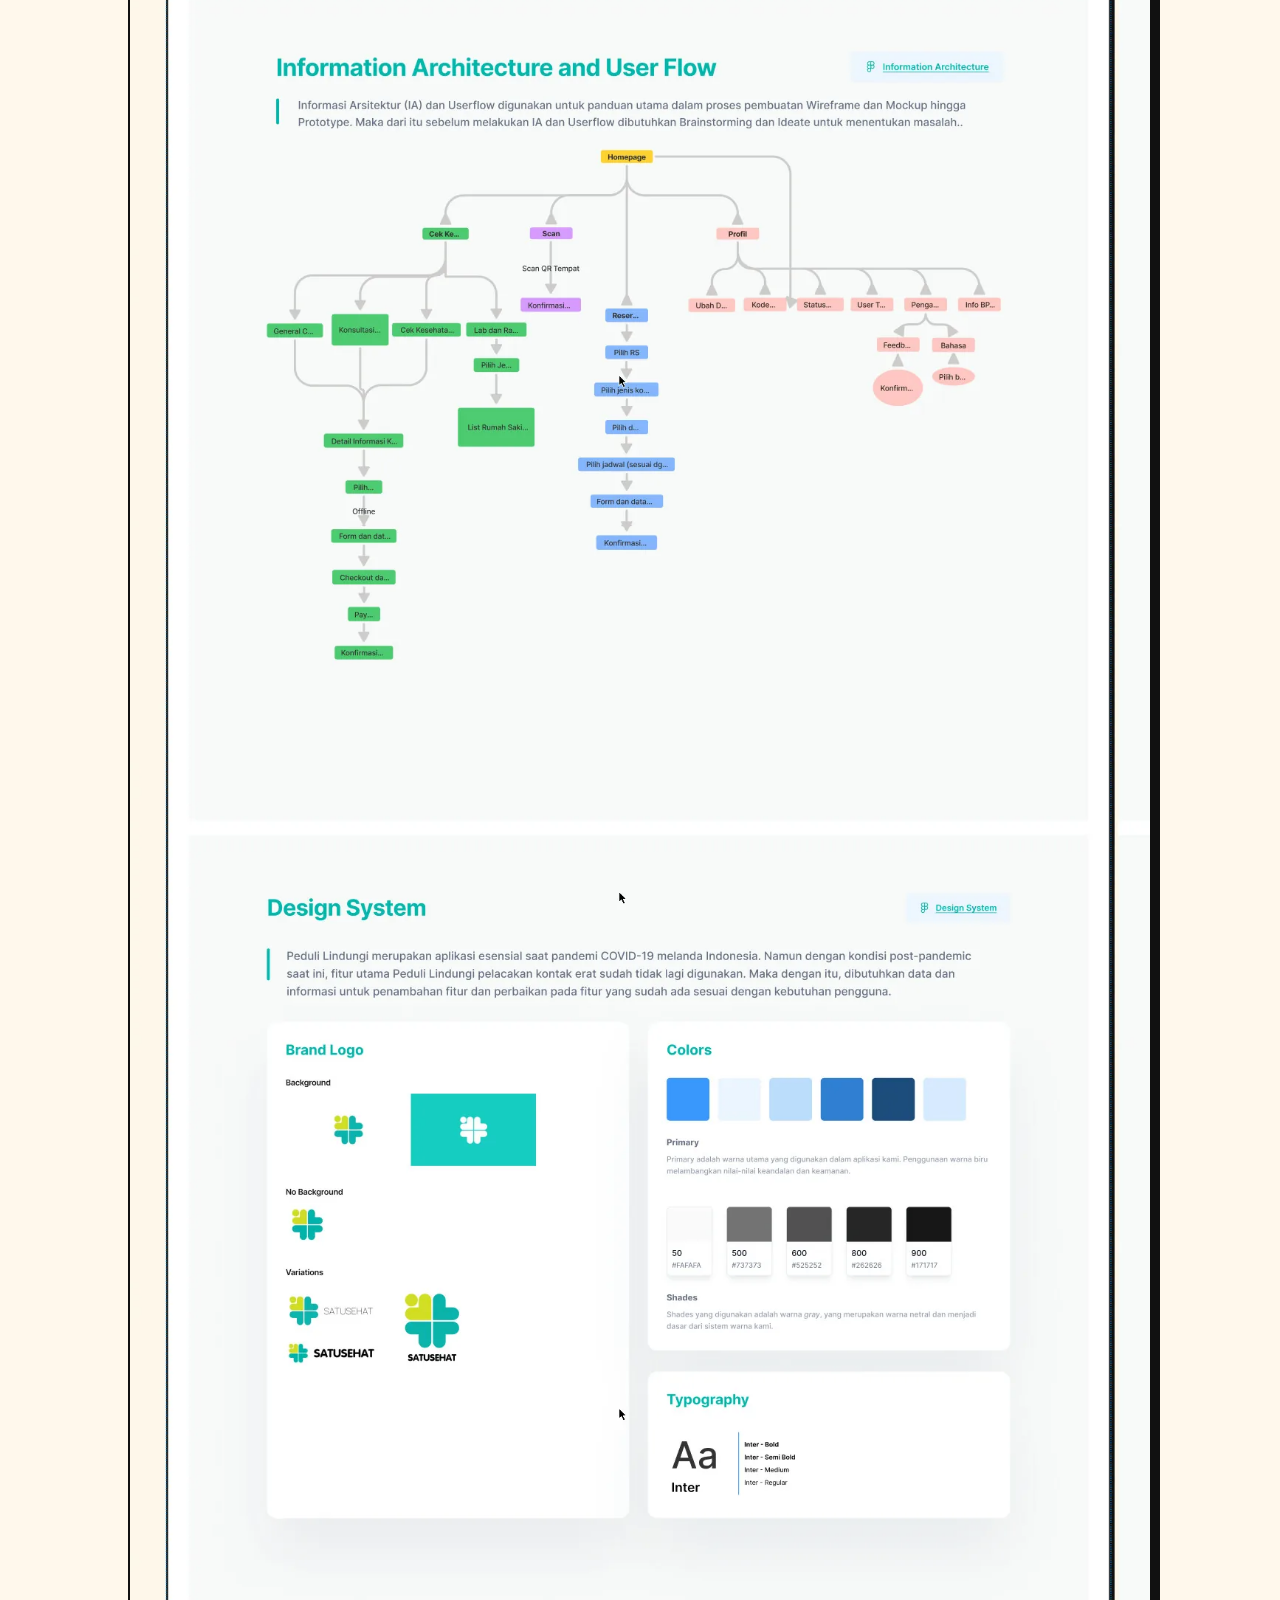
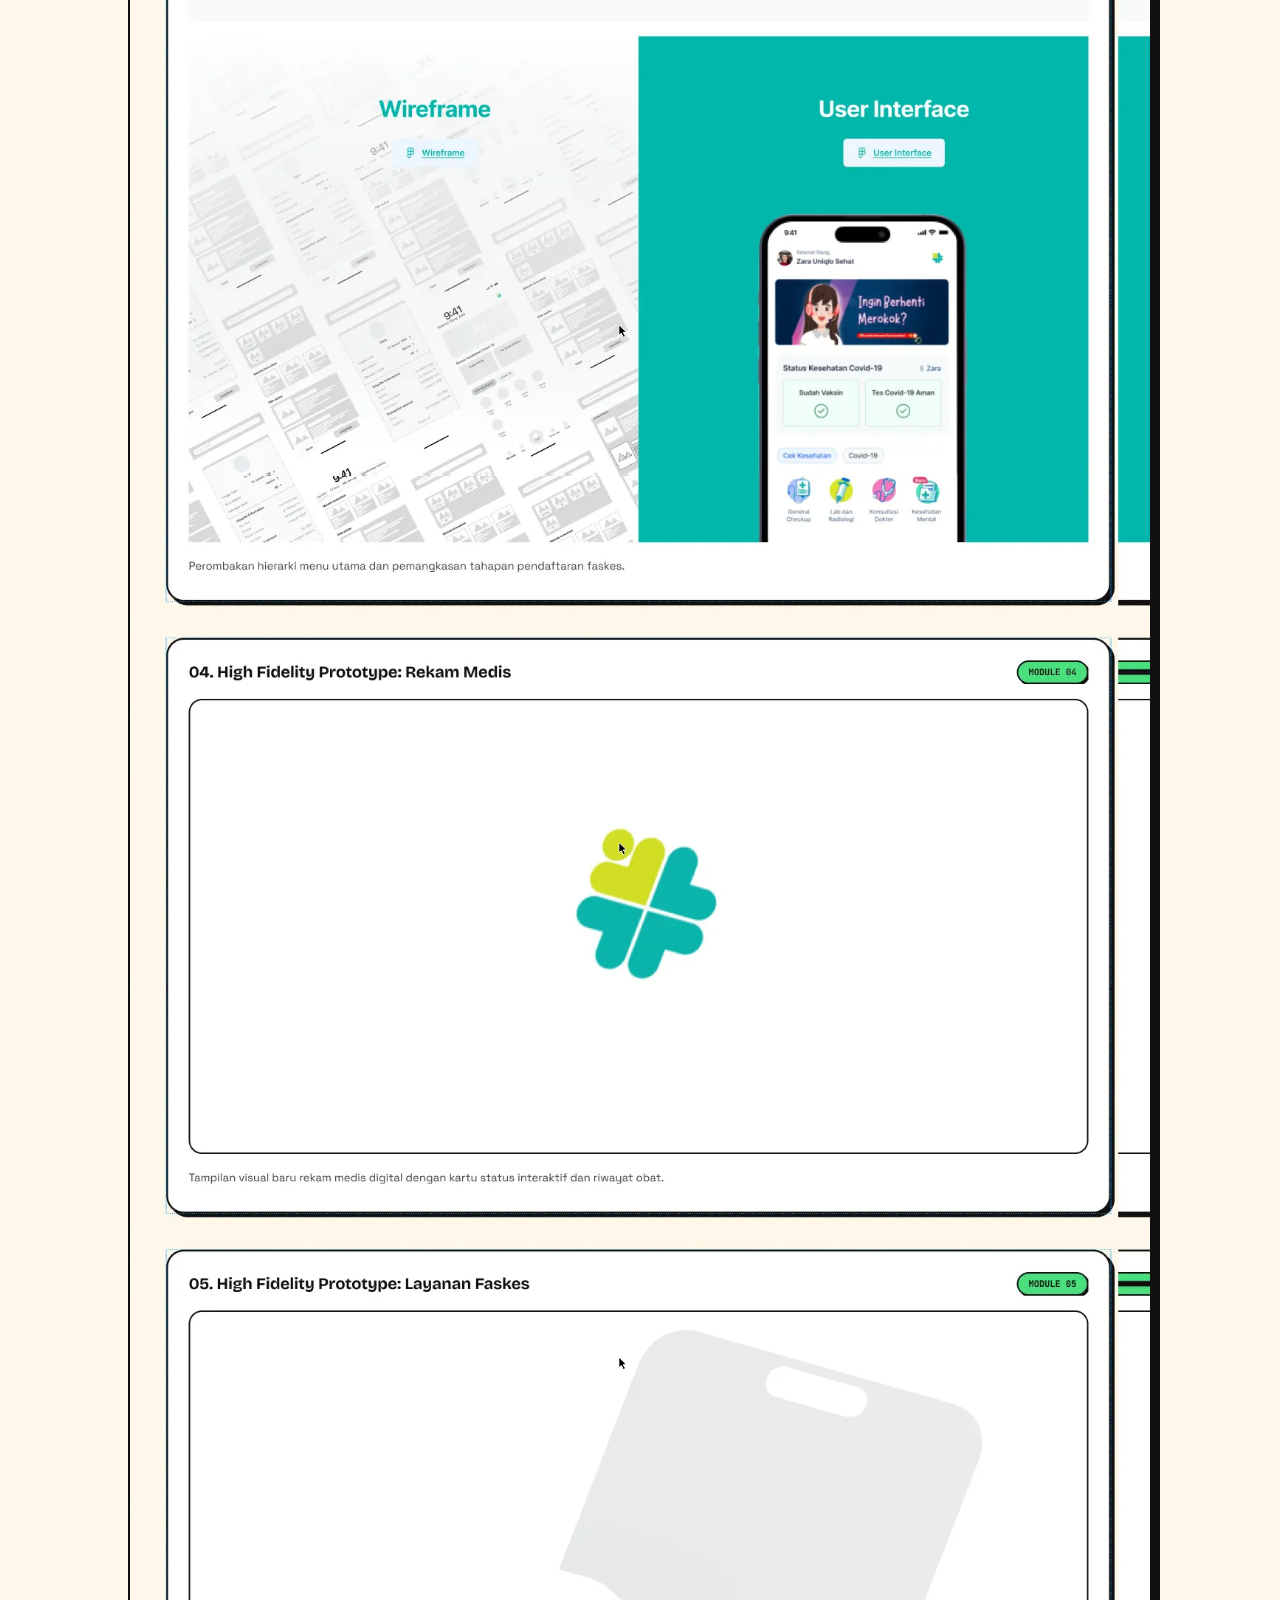
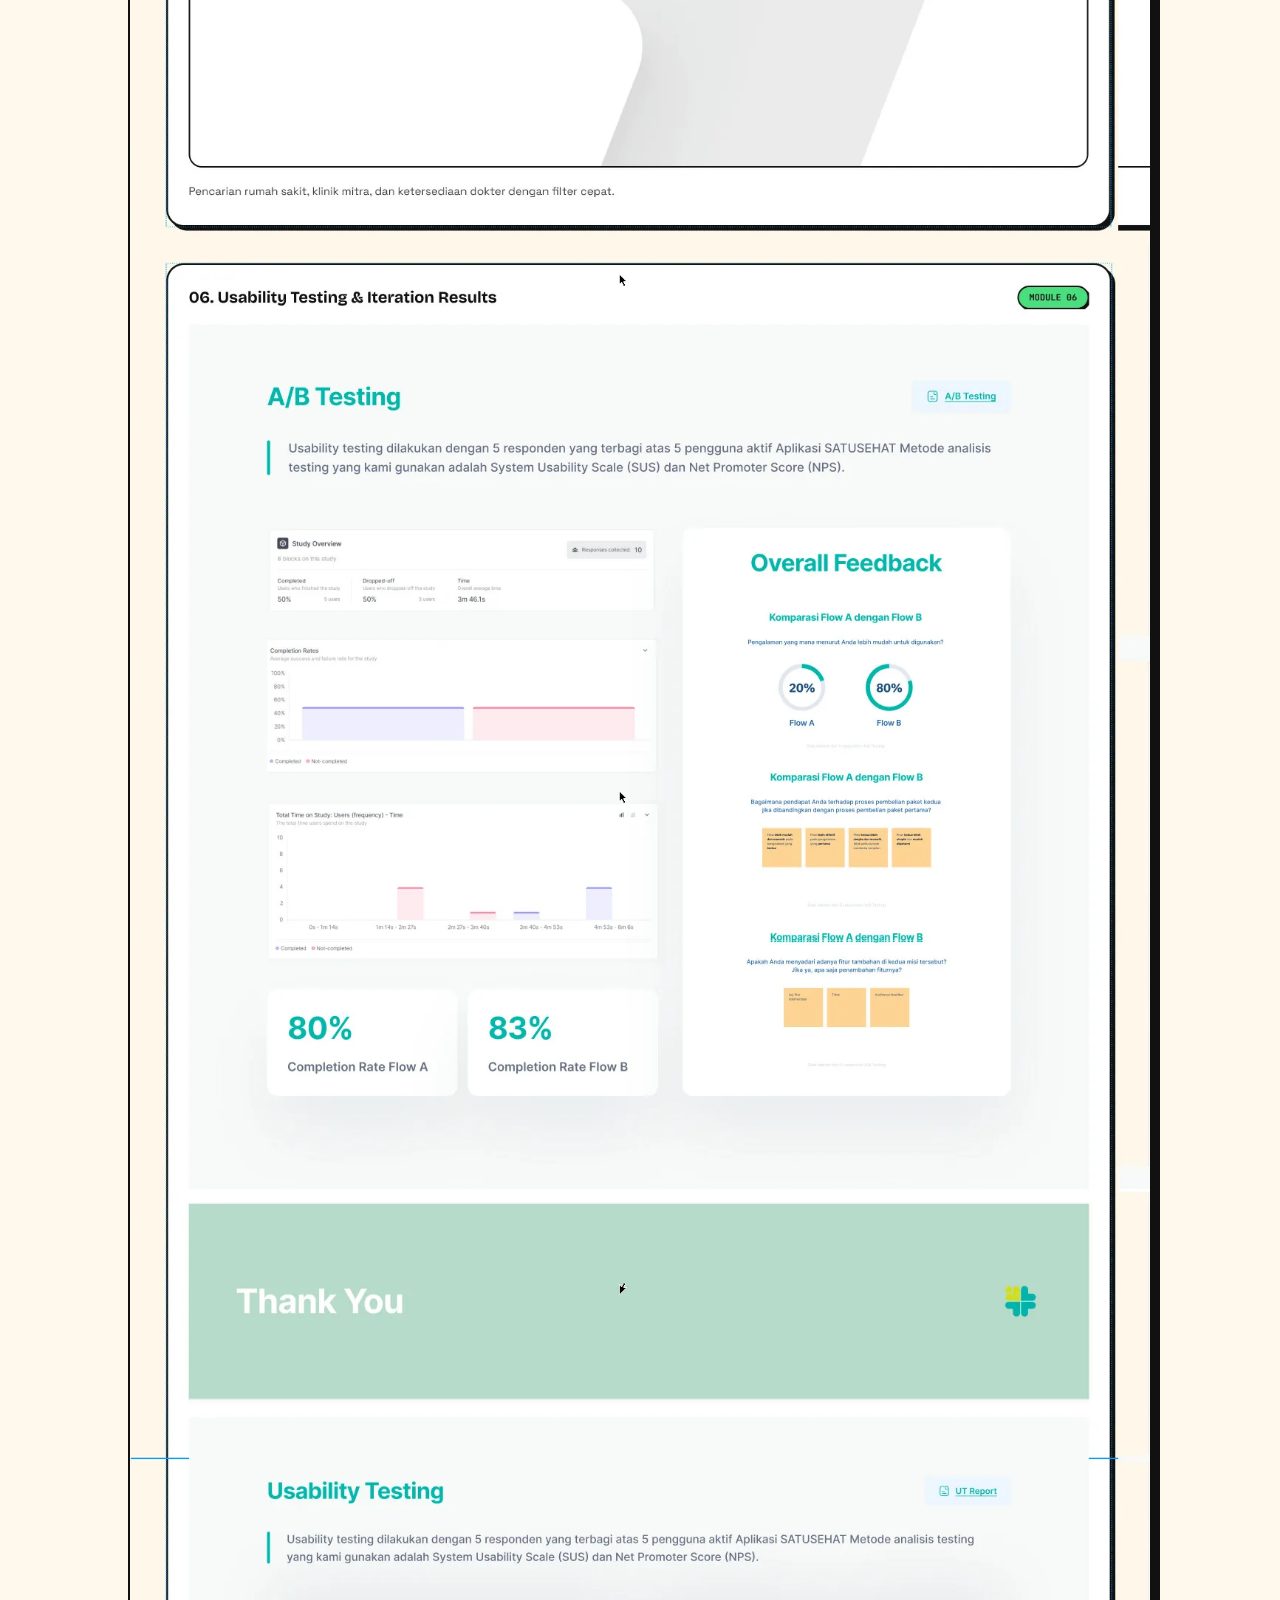
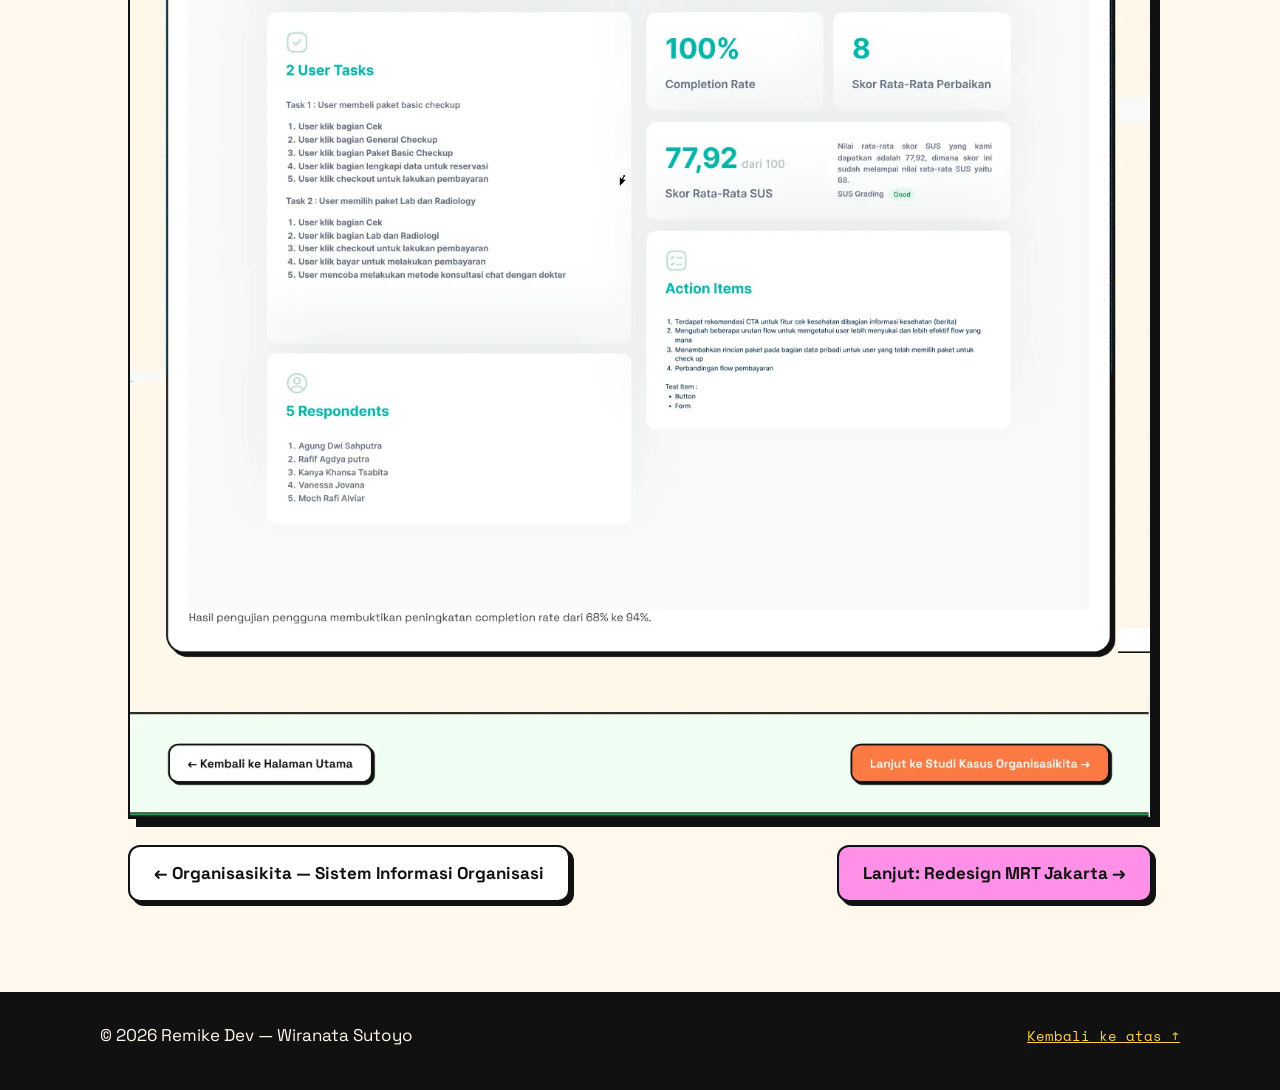
<file: kasus-satusehat.html>
<!DOCTYPE html>
<html lang="id">
<head>
<meta charset="UTF-8">
<meta name="viewport" content="width=device-width, initial-scale=1.0">
<title>Redesign SATUSEHAT (PeduliLindungi) — Studi Kasus Full | Remike Dev</title>
<meta name="description" content="Portofolio Wiranata Sutoyo (Remike Dev): UI/UX designer dan game/web developer. Studi kasus redesign SATUSEHAT & MRT Jakarta, game Roblox Mount Nyong (156 rb+ visits), dan Kirax Spoof untuk Roblox Studio.">
<link rel="preconnect" href="https://fonts.googleapis.com">
<link rel="preconnect" href="https://fonts.gstatic.com" crossorigin>
<link href="https://fonts.googleapis.com/css2?family=Space+Grotesk:wght@500;700&family=Space+Mono:wght@400;700&family=Caveat:wght@600&display=swap" rel="stylesheet">
<link rel="stylesheet" href="style.css">
</head>
<body>
<header class="site-header">
  <a class="brand" href="index.html">Remike<span>Dev</span></a>
  <nav class="site-nav" aria-label="Navigasi utama">
    <a href="index.html">Beranda</a>
    <a href="index.html#proyek">Proyek</a>
    <a href="index.html#keahlian">Keahlian</a>
    <a href="index.html#tentang">Tentang</a>
    <a href="index.html#kontak">Kontak</a>
  </nav>
</header>
<div class="tape" aria-hidden="true"><span>Studi kasus full * Remike Dev * UI/UX * Game Dev * Studi kasus full * Remike Dev * UI/UX * Game Dev *</span></div>
<main class="kasus-wrap">
  <div class="kasus-head">
    <a class="btn btn-ghost" href="index.html#proyek">← Semua proyek</a>
    <p class="hero-kicker" style="margin-top:18px">STUDI KASUS UI/UX — FULL CASE STUDY</p>
    <h1>Redesign SATUSEHAT (PeduliLindungi)</h1>
    <p class="hero-sub">Riset pengguna, persona, journey map, information architecture, user flow, design system, wireframe, A/B testing dan usability testing — skor SUS naik dari 62 ke 84.</p>
    <p class="hero-sub">👇 Ini tampilan <strong>full case study</strong>-nya dari atas sampai bawah — scroll aja, nggak perlu buka Figma.</p>
  </div>
  <div class="kasus-deck">
        <img src="img/kasus/nb-satusehat-01.webp" alt="Case study Redesign SATUSEHAT — pembuka — bagian 1 dari 7"  decoding="async">
        <img src="img/kasus/nb-satusehat-02.webp" alt="Case study Redesign SATUSEHAT — executive summary dan problem framing — bagian 2 dari 7" loading="lazy" decoding="async">
        <img src="img/kasus/nb-satusehat-03.webp" alt="Case study Redesign SATUSEHAT — design research, user persona dan journey map — bagian 3 dari 7" loading="lazy" decoding="async">
        <img src="img/kasus/nb-satusehat-04.webp" alt="Case study Redesign SATUSEHAT — information architecture, user flow dan design system — bagian 4 dari 7" loading="lazy" decoding="async">
        <img src="img/kasus/nb-satusehat-05.webp" alt="Case study Redesign SATUSEHAT — high fidelity prototype rekam medis — bagian 5 dari 7" loading="lazy" decoding="async">
        <img src="img/kasus/nb-satusehat-06.webp" alt="Case study Redesign SATUSEHAT — high fidelity prototype layanan faskes — bagian 6 dari 7" loading="lazy" decoding="async">
        <img src="img/kasus/nb-satusehat-07.webp" alt="Case study Redesign SATUSEHAT — usability testing, iteration results dan penutup — bagian 7 dari 7" loading="lazy" decoding="async">
  </div>
  <nav class="kasus-nav" aria-label="Studi kasus lain">
    <a class="btn btn-ghost" href="kasus-organisasikita.html">← Organisasikita — Sistem Informasi Organisasi</a>
    <a class="btn btn-primary" href="kasus-mrt.html">Lanjut: Redesign MRT Jakarta →</a>
  </nav>
</main>
<footer class="site-footer">
  <div class="site-footer-inner">
    <p>© <span id="year">2026</span> Remike Dev — Wiranata Sutoyo</p>
    <p><a href="index.html#top">Kembali ke atas ↑</a></p>
  </div>
</footer>
</body>
</html>
</file>
<file: style.css>
/* Remike Dev portfolio — neo-brutalist cream style.
   Design system saved in ~/workspace/custom-skills/remike-web-style/ */

:root {
  --bg: #fff8ec;
  --ink: #111111;
  --surface: #ffffff;
  --yellow: #ffd23f;
  --pink: #ff90e8;
  --blue: #7ab8ff;
  --green: #4ade80;
  --orange: #ff7a45;
  --muted: #55534e;
  --border: 2px solid var(--ink);
  --shadow: 6px 6px 0 var(--ink);
  --shadow-sm: 4px 4px 0 var(--ink);
  --radius: 16px;
}

* { box-sizing: border-box; }
html { scroll-behavior: smooth; }

body {
  margin: 0;
  background: var(--bg);
  color: var(--ink);
  font-family: "Space Grotesk", "Segoe UI", system-ui, -apple-system, Arial, sans-serif;
  line-height: 1.55;
  font-size: 17px;
}

a { color: var(--ink); }
:focus-visible {
  outline: 3px solid var(--pink);
  outline-offset: 3px;
  border-radius: 4px;
}

code, .mono {
  font-family: "Space Mono", ui-monospace, SFMono-Regular, Menlo, monospace;
}

/* Header */
.site-header {
  position: sticky;
  top: 0;
  z-index: 10;
  display: flex;
  align-items: center;
  justify-content: space-between;
  gap: 16px;
  padding: 12px 24px;
  background: var(--surface);
  border-bottom: var(--border);
}
.brand {
  font-weight: 700;
  font-size: 1.2rem;
  text-decoration: none;
  letter-spacing: -0.02em;
  background: var(--pink);
  border: var(--border);
  border-radius: 999px;
  padding: 4px 16px;
  box-shadow: var(--shadow-sm);
  transform: rotate(-1.5deg);
}
.brand span { background: var(--yellow); border-radius: 999px; padding: 0 8px; margin-left: 4px; }
.site-nav { display: flex; gap: 20px; flex-wrap: wrap; }
.site-nav a {
  text-decoration: none;
  font-weight: 700;
  font-size: 0.98rem;
  padding: 6px 4px;
}
.site-nav a:hover { background: var(--yellow); border-radius: 6px; }

/* Marquee tape */
.tape {
  background: var(--ink);
  color: var(--bg);
  font-family: "Space Mono", ui-monospace, monospace;
  font-size: 0.8rem;
  font-weight: 700;
  letter-spacing: 0.14em;
  text-transform: uppercase;
  white-space: nowrap;
  overflow: hidden;
  padding: 8px 0;
  transform: rotate(-0.6deg) scale(1.02);
}
.tape span { display: inline-block; padding-right: 12px; }

main { max-width: 1080px; margin: 0 auto; padding: 0 24px; }

/* Hero */
.hero { padding: 64px 0 56px; }
.hero-kicker {
  display: inline-block;
  background: var(--surface);
  border: var(--border);
  border-radius: 999px;
  box-shadow: var(--shadow-sm);
  padding: 5px 16px;
  font-family: "Space Mono", ui-monospace, monospace;
  font-size: 0.82rem;
  font-weight: 700;
  margin: 0 0 22px;
}
.hero h1 {
  font-size: clamp(2.4rem, 6vw, 4.2rem);
  line-height: 1.02;
  letter-spacing: -0.03em;
  font-weight: 700;
  margin: 0 0 20px;
  max-width: 15ch;
}
.hl {
  background: var(--yellow);
  border: var(--border);
  border-radius: 10px;
  padding: 0 12px;
  display: inline-block;
  transform: rotate(-1deg);
  box-shadow: var(--shadow-sm);
}
.hero-sub { color: var(--muted); max-width: 56ch; margin: 0 0 30px; font-size: 1.1rem; }
.hero-sub strong { color: var(--ink); }

.hero-actions { display: flex; gap: 14px; flex-wrap: wrap; margin-bottom: 42px; }
.btn {
  display: inline-block;
  padding: 13px 24px;
  border-radius: 12px;
  font-weight: 700;
  text-decoration: none;
  border: var(--border);
  box-shadow: var(--shadow-sm);
  min-height: 50px;
  transition: transform 0.08s ease, box-shadow 0.08s ease;
}
.btn:hover { transform: translate(2px, 2px); box-shadow: 2px 2px 0 var(--ink); }
.btn-primary { background: var(--pink); }
.btn-ghost { background: var(--surface); }

.hero-stats { display: grid; grid-template-columns: repeat(3, 1fr); gap: 18px; margin: 0; }
.hero-stats div {
  border: var(--border);
  border-radius: var(--radius);
  box-shadow: var(--shadow);
  padding: 18px;
  background: var(--surface);
}
.hero-stats div:nth-child(1) { background: var(--blue); transform: rotate(-0.8deg); }
.hero-stats div:nth-child(2) { background: var(--yellow); }
.hero-stats div:nth-child(3) { background: var(--green); transform: rotate(0.8deg); }
.hero-stats dt {
  font-family: "Space Mono", ui-monospace, monospace;
  font-size: 0.75rem;
  font-weight: 700;
  text-transform: uppercase;
  letter-spacing: 0.08em;
}
.hero-stats dd { margin: 5px 0 0; font-weight: 700; font-size: 1.05rem; }

/* Sections */
.section { padding: 52px 0; }
.section h2 {
  font-size: clamp(1.9rem, 4.5vw, 2.7rem);
  letter-spacing: -0.02em;
  line-height: 1.05;
  margin: 0;
}
.section-sub {
  font-family: "Caveat", cursive;
  font-size: 1.55rem;
  color: var(--muted);
  transform: rotate(-1.2deg);
  display: inline-block;
  margin: 2px 0 26px 6px;
}
.section p { color: var(--muted); max-width: 64ch; }
.section p strong { color: var(--ink); }

/* Projects */
.project-list { display: grid; gap: 22px; }
.project {
  background: var(--surface);
  border: var(--border);
  border-radius: 20px;
  box-shadow: var(--shadow);
  padding: 26px;
}
.project-featured { background: var(--yellow); transform: rotate(-0.5deg); }
.project-head { display: flex; align-items: center; justify-content: space-between; gap: 12px; flex-wrap: wrap; }
.project h3 { margin: 0; font-size: 1.45rem; letter-spacing: -0.01em; }
.tag {
  background: var(--pink);
  border: var(--border);
  border-radius: 999px;
  padding: 3px 13px;
  font-size: 0.75rem;
  font-weight: 700;
  text-transform: uppercase;
  letter-spacing: 0.07em;
}
.project:nth-child(2) .tag { background: var(--blue); }
.project:nth-child(3) .tag { background: var(--green); }
.project p { color: var(--ink); opacity: 0.82; margin: 12px 0 0; }
.project-points { margin: 12px 0 0; padding-left: 20px; opacity: 0.9; }
.project-points li { margin: 6px 0; }
.project-points code { background: var(--surface); border: 1.5px solid var(--ink); padding: 0 6px; border-radius: 6px; font-size: 0.88em; }
.project-meta { font-weight: 700; opacity: 1 !important; font-family: "Space Mono", ui-monospace, monospace; font-size: 0.88rem; }
.project-link { display: inline-block; margin-top: 16px; font-weight: 700; background: var(--ink); color: var(--bg); text-decoration: none; padding: 9px 18px; border-radius: 10px; border: var(--border); box-shadow: var(--shadow-sm); }
.project-link:hover { background: var(--pink); color: var(--ink); }
.project-links { display: flex; flex-wrap: wrap; gap: 10px; margin-top: 16px; }
.project-links .project-link { margin-top: 0; }
.project-link.demo { background: var(--yellow); color: var(--ink); }
.project-link.demo:hover { background: var(--green); color: var(--ink); }

/* Skills */
.skill-grid { list-style: none; margin: 0; padding: 0; display: grid; grid-template-columns: repeat(2, 1fr); gap: 18px; }
.skill-grid li {
  background: var(--surface);
  border: var(--border);
  border-radius: var(--radius);
  box-shadow: var(--shadow);
  padding: 20px;
  display: flex;
  flex-direction: column;
  gap: 4px;
}
.skill-grid li:nth-child(odd) { transform: rotate(-0.5deg); }
.skill-grid li:nth-child(even) { transform: rotate(0.5deg); }
.skill-grid strong { font-size: 1.05rem; }
.skill-grid span { color: var(--muted); }

/* Footer */
.site-footer {
  background: var(--ink);
  color: var(--bg);
  padding: 30px 24px 42px;
  margin-top: 30px;
}
.site-footer-inner {
  max-width: 1080px;
  margin: 0 auto;
  display: flex;
  justify-content: space-between;
  gap: 12px;
  flex-wrap: wrap;
}
.site-footer p { margin: 0; }
.site-footer a { color: var(--yellow); font-family: "Space Mono", ui-monospace, monospace; font-size: 0.88rem; }

@media (max-width: 640px) {
  body { font-size: 16px; }
  .site-header { padding: 10px 16px; }
  .site-nav { gap: 12px; }
  main { padding: 0 16px; }
  .hero { padding: 44px 0 40px; }
  .hero-stats { grid-template-columns: 1fr; }
  .skill-grid { grid-template-columns: 1fr; }
  .project { padding: 20px; }
  .hero-actions .btn { flex: 1 1 auto; text-align: center; }
}

/* === Rombakan v2: gaya referensi (strip warna, pill, maskot, filter, grid) === */
:root { --navy: #16235c; --cyan: #56ccf2; }
.site-header { background: var(--blue); padding: 12px 24px; }
.site-nav { gap: 10px; }
.site-nav a {
  background: var(--surface);
  border: var(--border);
  border-radius: 999px;
  padding: 6px 16px;
  box-shadow: var(--shadow-sm);
}
.site-nav a:hover { background: var(--yellow); border-radius: 999px; }
.hero { display: grid; grid-template-columns: 1.15fr 0.85fr; gap: 40px; align-items: center; }
.name-block {
  display: inline-block;
  background: #2456e6;
  color: #fff;
  border: var(--border);
  border-radius: 14px;
  box-shadow: var(--shadow);
  padding: 2px 18px 6px;
  transform: rotate(-1.2deg);
  margin-top: 10px;
}
.role-pill {
  display: inline-block;
  background: var(--surface);
  border: var(--border);
  border-radius: 999px;
  box-shadow: var(--shadow-sm);
  padding: 9px 20px;
  font-family: "Space Mono", ui-monospace, monospace;
  font-weight: 700;
  font-size: 0.95rem;
  margin: 4px 0 18px;
}
.mascot-card { transform: rotate(2deg); }
.mascot-frame {
  position: relative;
  background: var(--blue);
  border: var(--border);
  border-radius: 22px;
  box-shadow: var(--shadow);
  padding: 14px;
}
.mascot-frame img {
  display: block;
  width: 100%;
  height: auto;
  background: var(--bg);
  border: var(--border);
  border-radius: 14px;
}
.mascot-sticker {
  position: absolute;
  left: 50%;
  bottom: -16px;
  transform: translateX(-50%) rotate(-3deg);
  background: var(--yellow);
  border: var(--border);
  border-radius: 10px;
  box-shadow: var(--shadow-sm);
  font-weight: 700;
  font-family: "Space Mono", ui-monospace, monospace;
  font-size: 0.9rem;
  padding: 7px 16px;
  white-space: nowrap;
}
.mascot-dot {
  position: absolute;
  top: -14px;
  right: -10px;
  width: 38px;
  height: 38px;
  background: var(--pink);
  border: var(--border);
  border-radius: 50%;
}
.filters { display: flex; flex-wrap: wrap; gap: 10px; margin: 20px 0 6px; }
.filters .chip {
  font: inherit;
  font-weight: 700;
  background: var(--surface);
  border: var(--border);
  border-radius: 999px;
  padding: 7px 18px;
  box-shadow: var(--shadow-sm);
  cursor: pointer;
}
.filters .chip:hover { background: var(--blue); }
.filters .chip.active { background: var(--ink); color: var(--bg); }
.project-count { font-family: "Space Mono", ui-monospace, monospace; font-size: 0.88rem; margin: 8px 0 18px; }
.project-list { grid-template-columns: repeat(auto-fill, minmax(325px, 1fr)); align-items: stretch; }
.project { display: flex; flex-direction: column; }
.project .project-links { margin-top: auto; padding-top: 16px; }
.project-featured { grid-column: span 2; }
.skills-band {
  background: var(--navy);
  border: var(--border);
  border-radius: 22px;
  box-shadow: var(--shadow);
  padding: 34px 30px;
  margin-top: 64px;
}
.skills-band h2 { color: #fff; }
.skills-band .section-sub { color: var(--yellow); }
.skills-band .skill-grid li { background: #1f3180; color: #fff; border-color: #000; }
.skills-band .skill-grid li span { color: #c9d4ff; }
@media (max-width: 900px) {
  .hero { grid-template-columns: 1fr; }
  .mascot-card { max-width: 380px; margin: 10px auto 0; }
  .project-featured { grid-column: span 1; }
}
@media (max-width: 640px) {
  .site-nav a { padding: 5px 11px; font-size: 0.88rem; }
  .project-list { grid-template-columns: 1fr; }
}

/* === Studi kasus: sampul tipografi untuk kartu dari Figma === */
.case-cover {
  border: var(--border);
  border-radius: 12px;
  box-shadow: var(--shadow-sm);
  padding: 16px 18px;
  margin-bottom: 18px;
  transform: rotate(-0.6deg);
}
.case-cover .cc-kicker {
  font-family: "Space Mono", ui-monospace, monospace;
  font-size: 0.72rem;
  font-weight: 700;
  letter-spacing: 0.1em;
  text-transform: uppercase;
  display: block;
}
.case-cover .cc-title {
  display: block;
  font-size: 1.9rem;
  font-weight: 700;
  letter-spacing: -0.02em;
  line-height: 1.05;
  margin: 5px 0;
}
.case-cover .cc-stat {
  font-family: "Space Mono", ui-monospace, monospace;
  font-weight: 700;
  font-size: 0.88rem;
}
.case-img {
  display: block;
  width: 100%;
  height: auto;
  border: var(--border);
  border-radius: 12px;
  box-shadow: var(--shadow-sm);
  margin-bottom: 18px;
}
.case-gallery { display: grid; grid-template-columns: 1fr 1fr; gap: 10px; margin-top: 14px; }
.case-gallery a { display: block; }
.case-gallery img {
  display: block;
  width: 100%;
  height: 118px;
  object-fit: cover;
  object-position: top;
  border: var(--border);
  border-radius: 10px;
}
.cc-blue { background: var(--blue); }
.cc-green { background: var(--green); }
.cc-pink { background: var(--pink); }
.cc-orange { background: var(--orange); }
.cc-yellow { background: var(--yellow); }

/* ===== Halaman studi kasus full ===== */
.kasus-wrap { max-width: 1060px; margin: 0 auto; padding: 28px 18px 60px; }
.kasus-head { margin-bottom: 22px; }
.kasus-head h1 { font-size: clamp(1.7rem, 4.5vw, 2.6rem); line-height: 1.12; margin: 10px 0 8px; }
.kasus-deck { border: 2px solid #111; box-shadow: 8px 8px 0 #111; background: #111; }
.kasus-deck img { display: block; width: 100%; height: auto; }
.kasus-nav { display: flex; justify-content: space-between; gap: 12px; flex-wrap: wrap; margin-top: 26px; }
</file>
